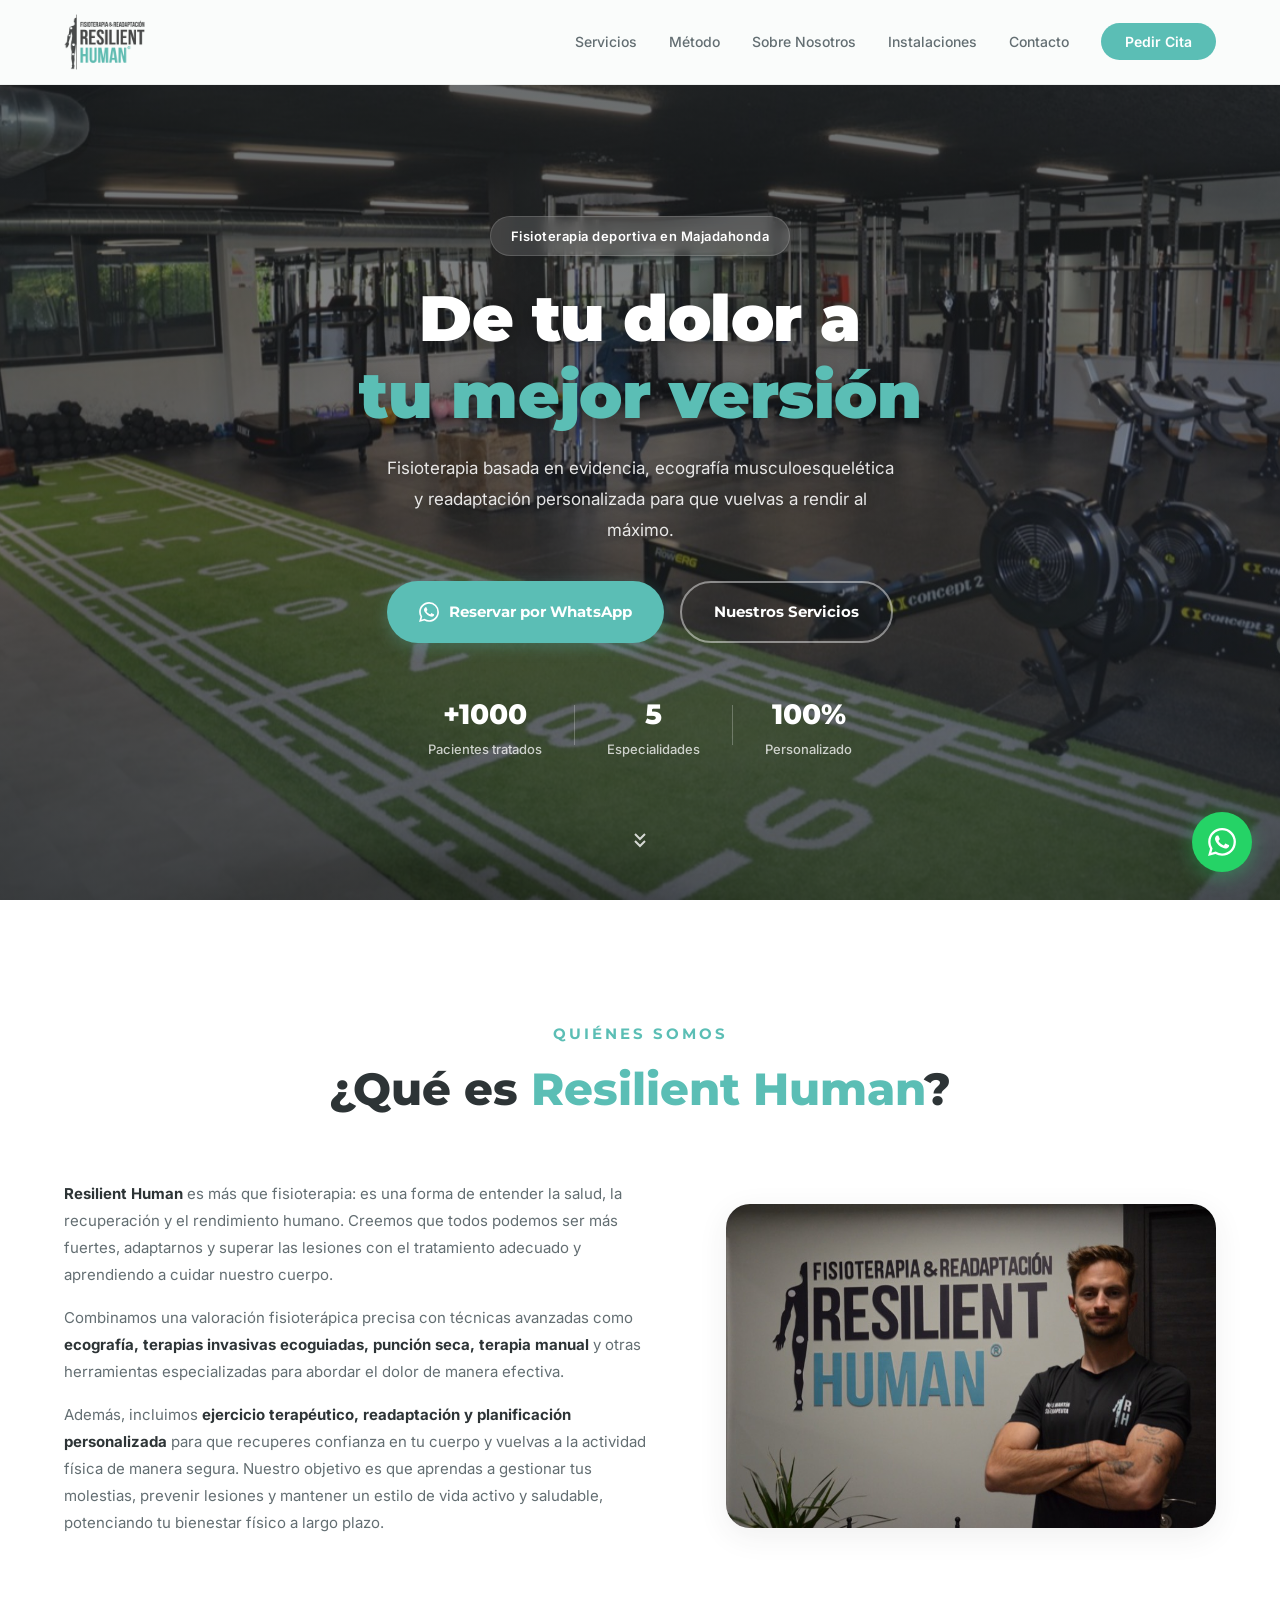
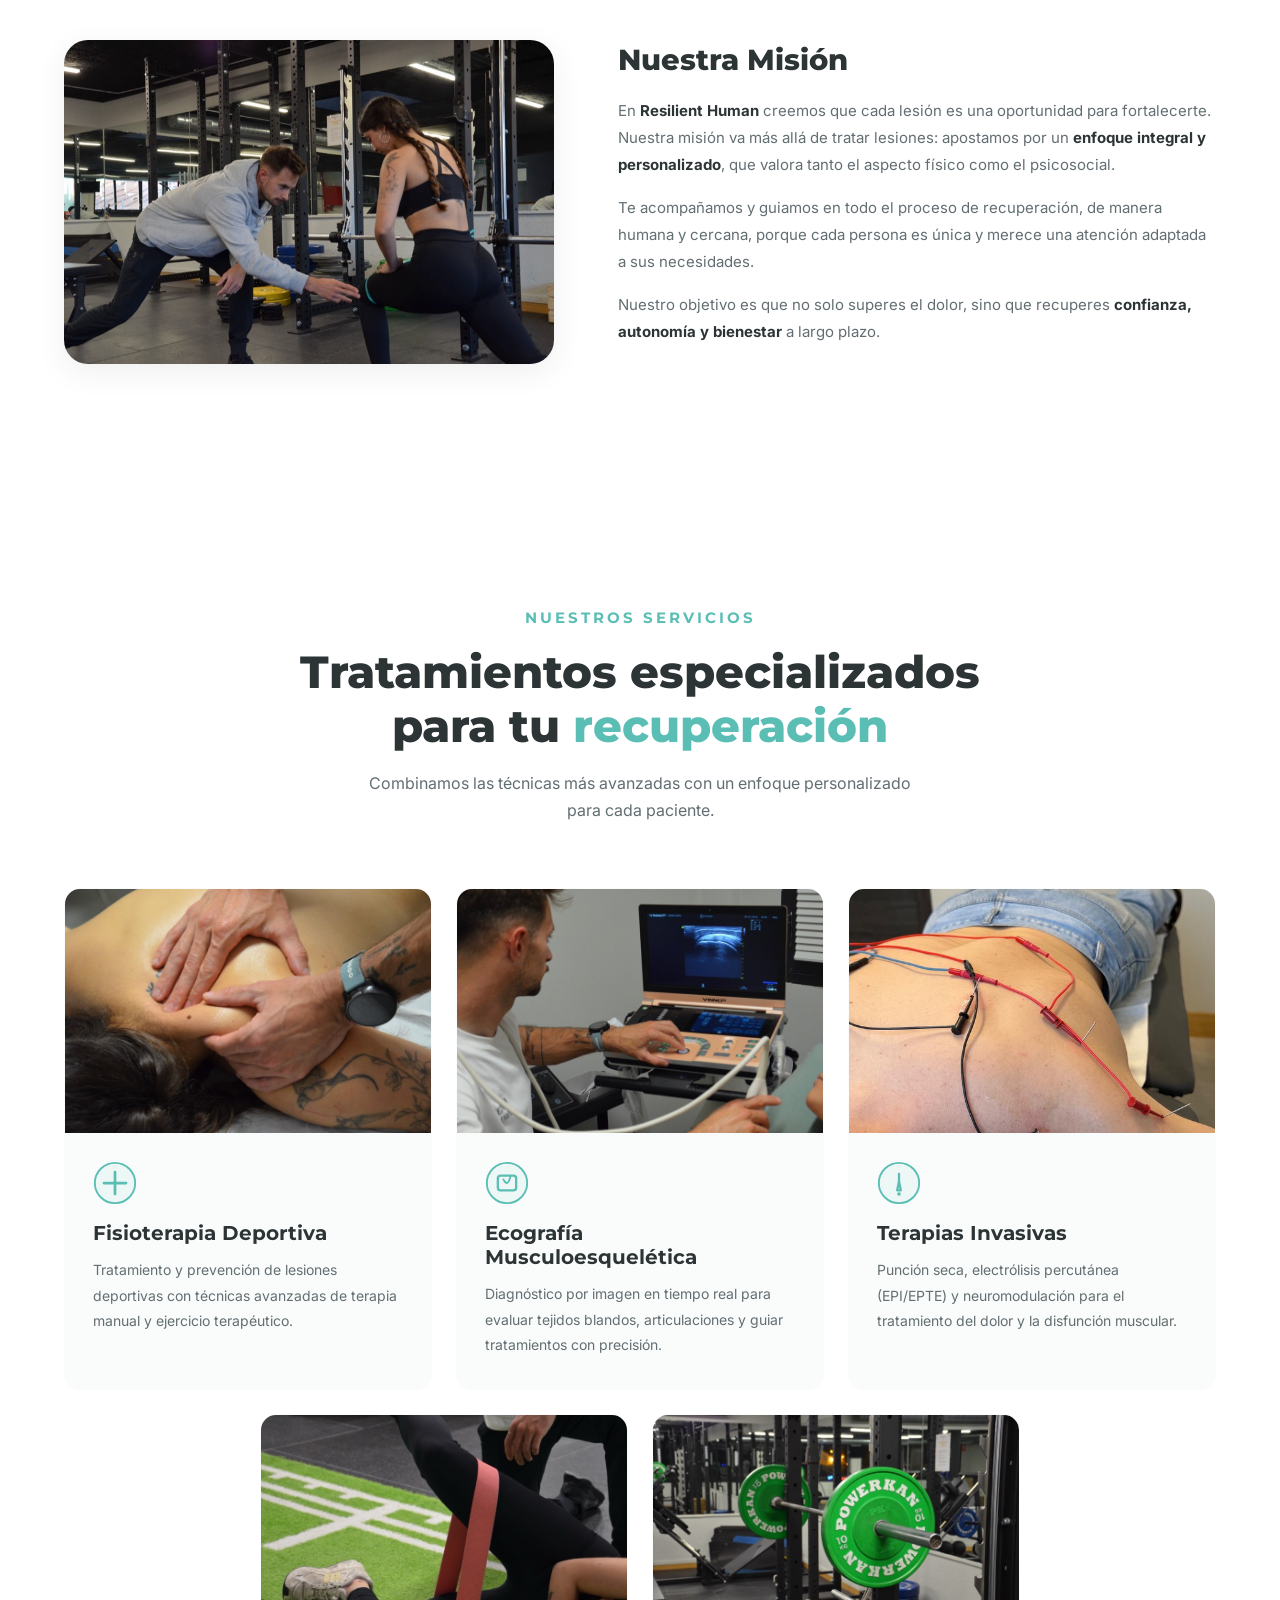
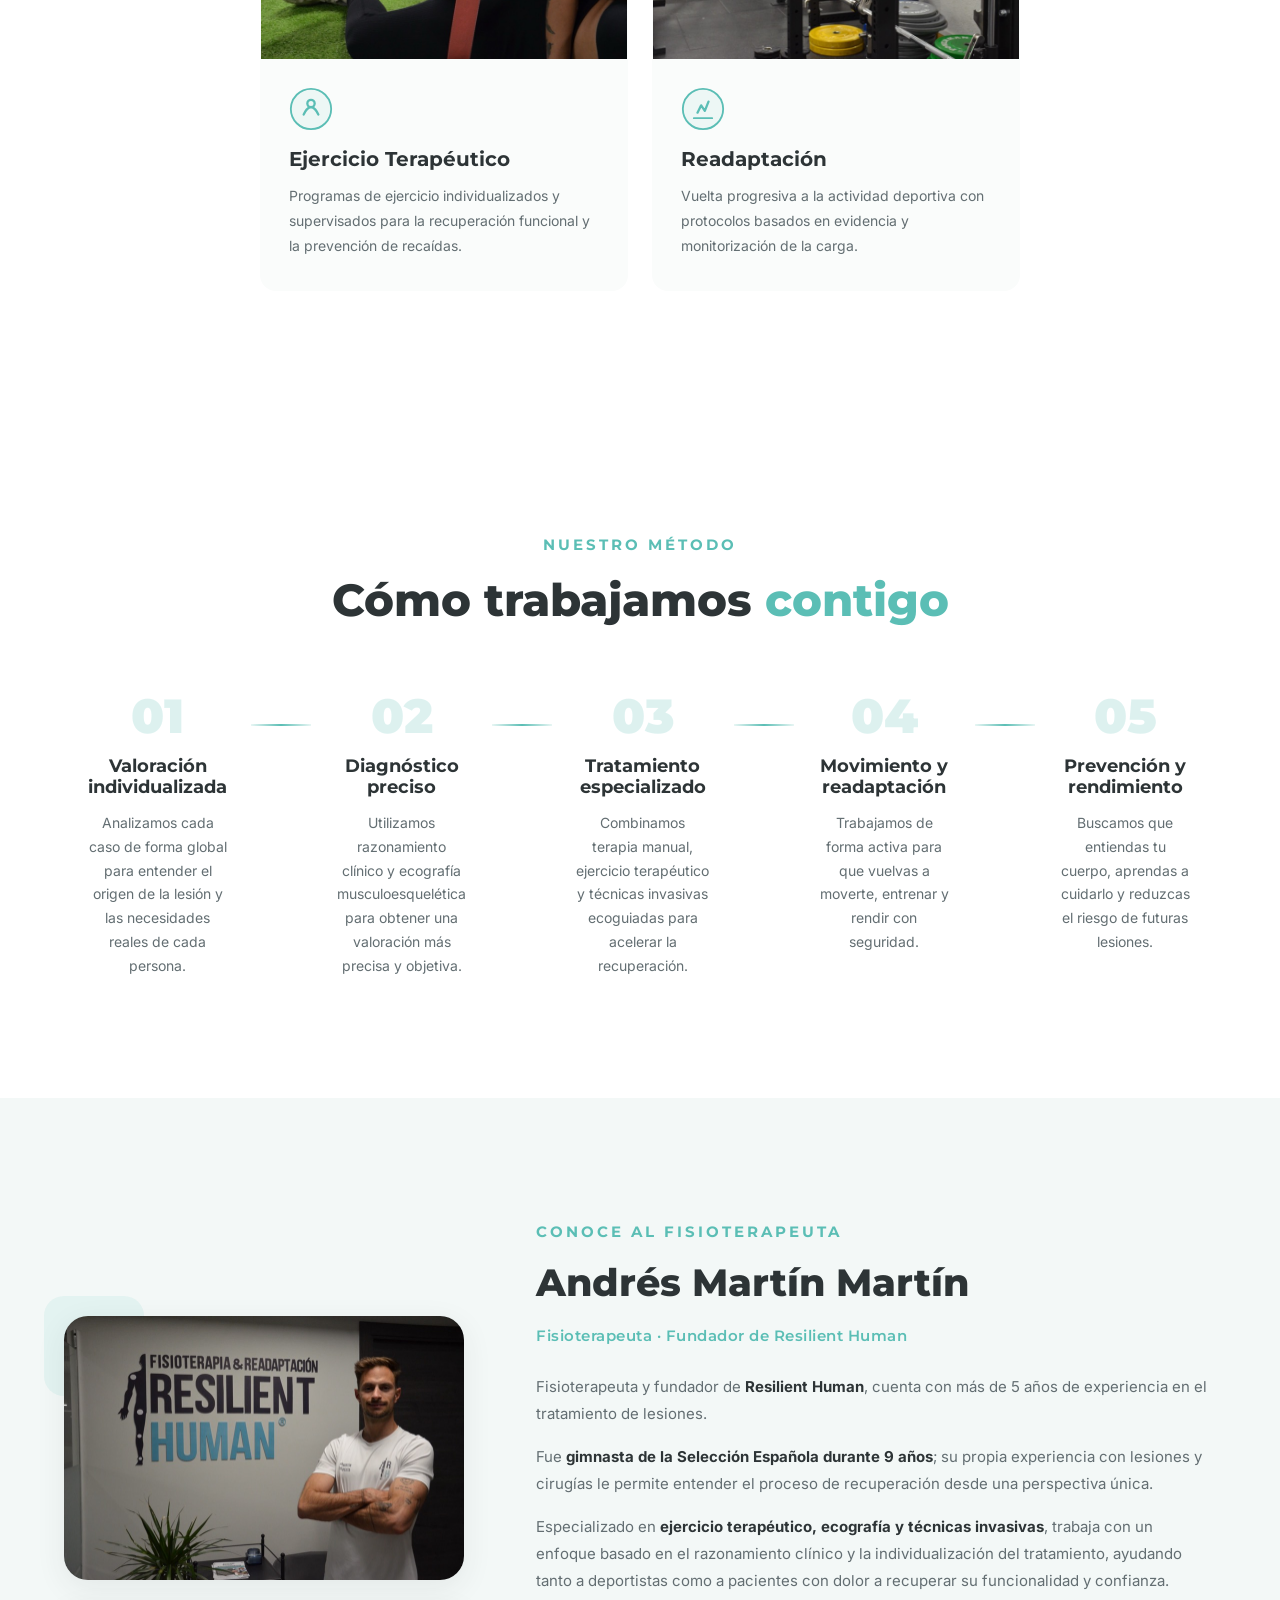
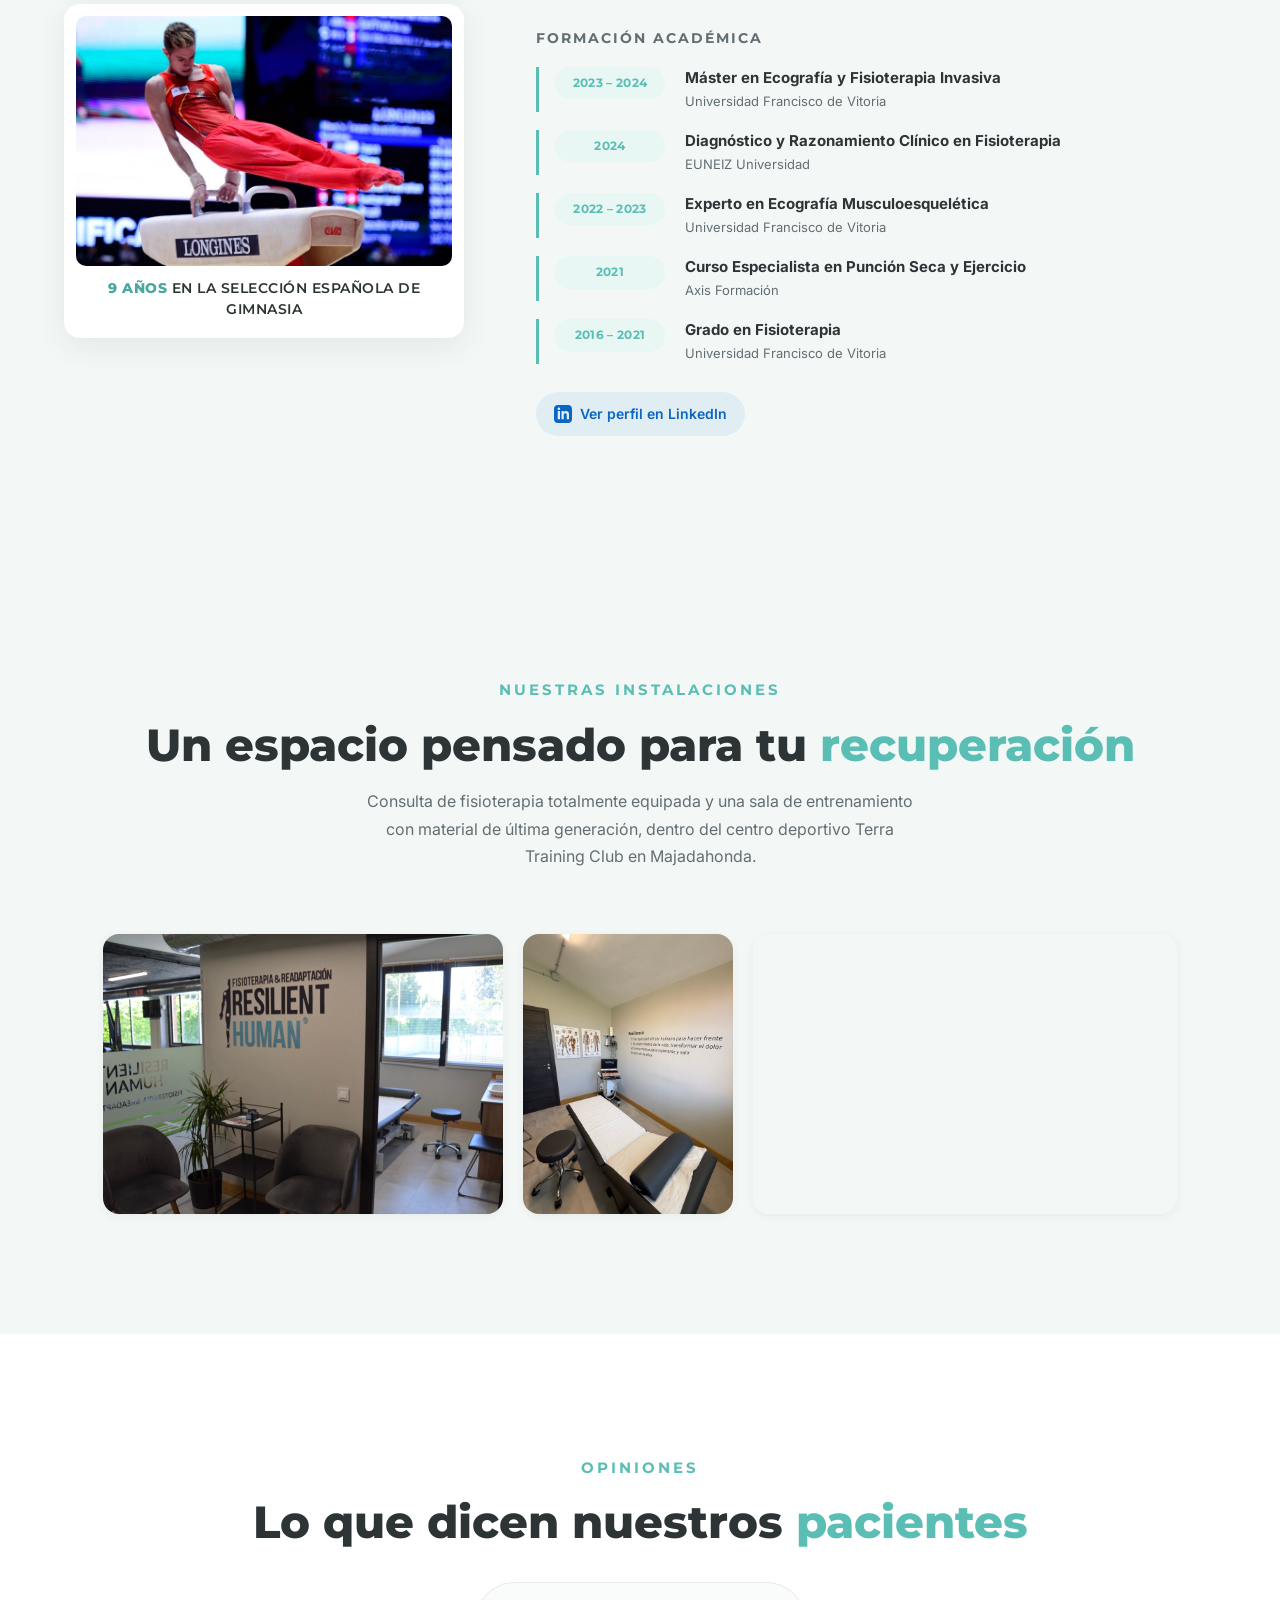
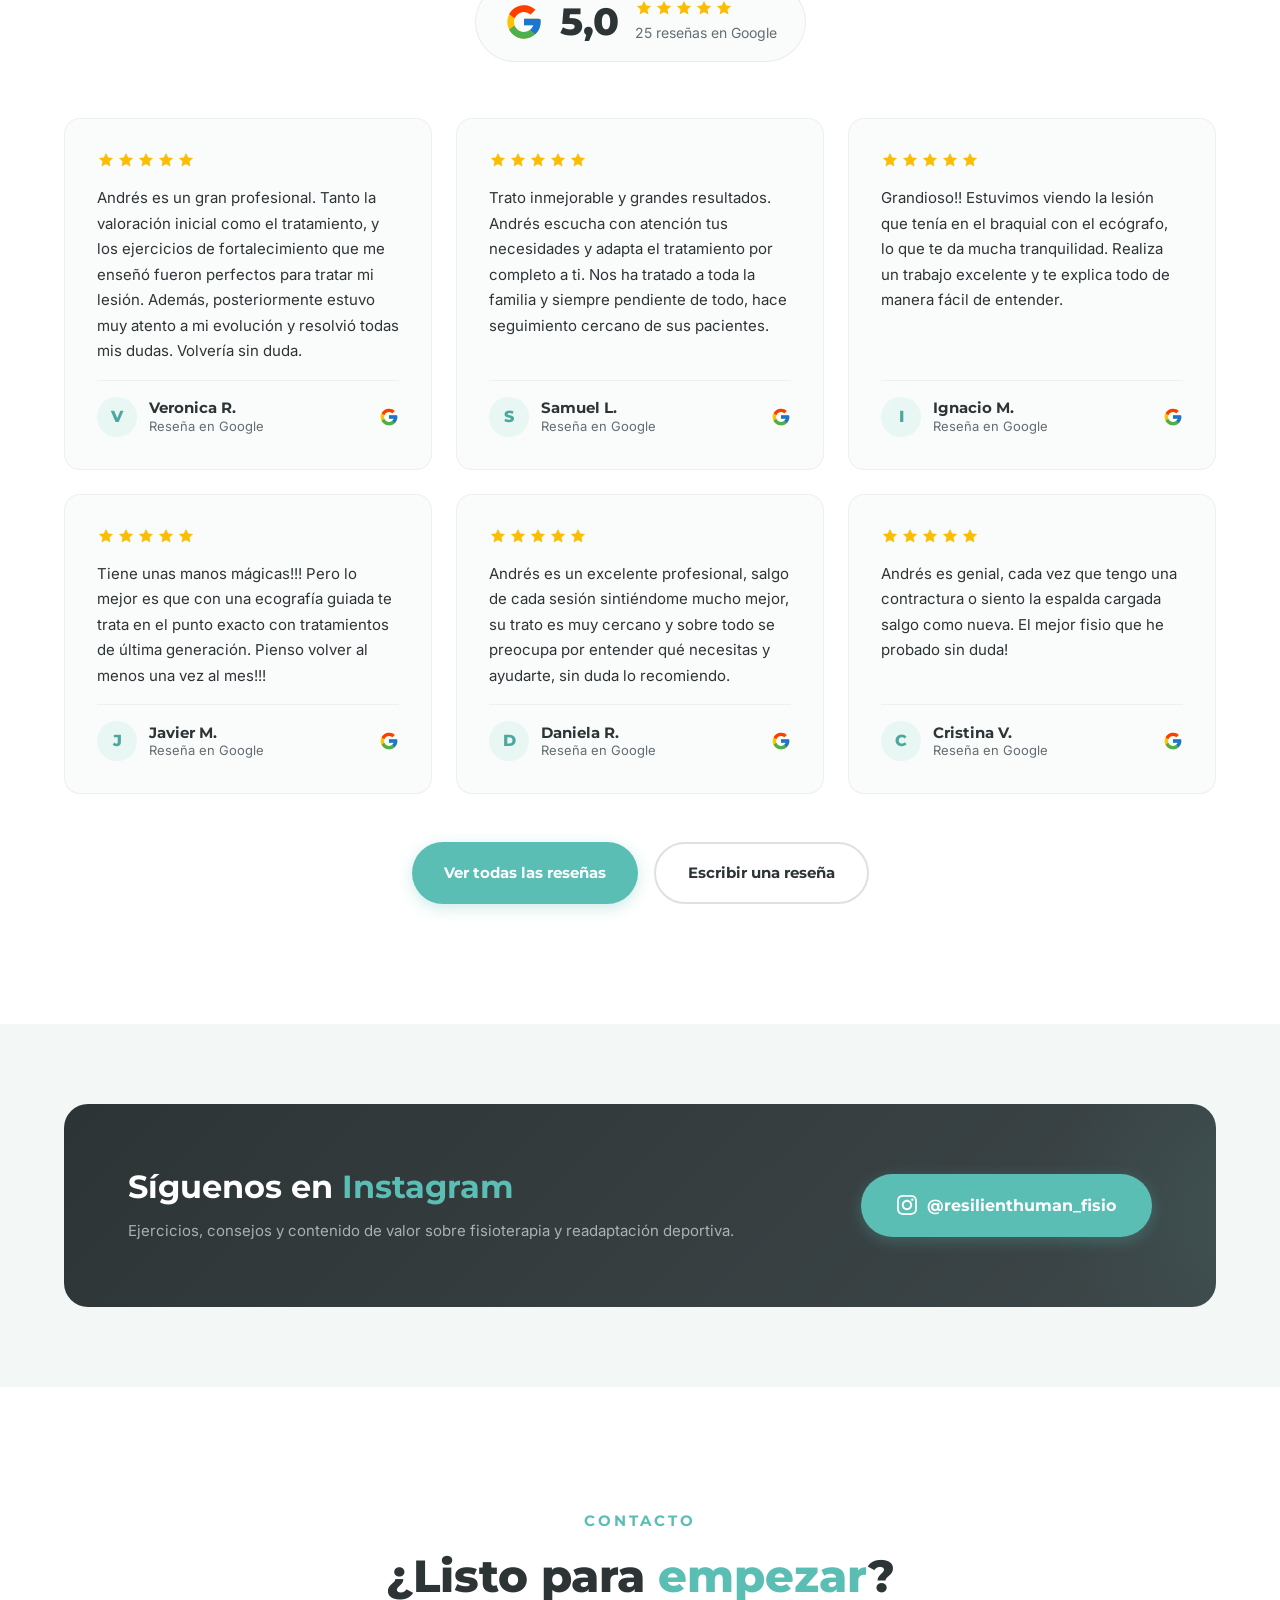
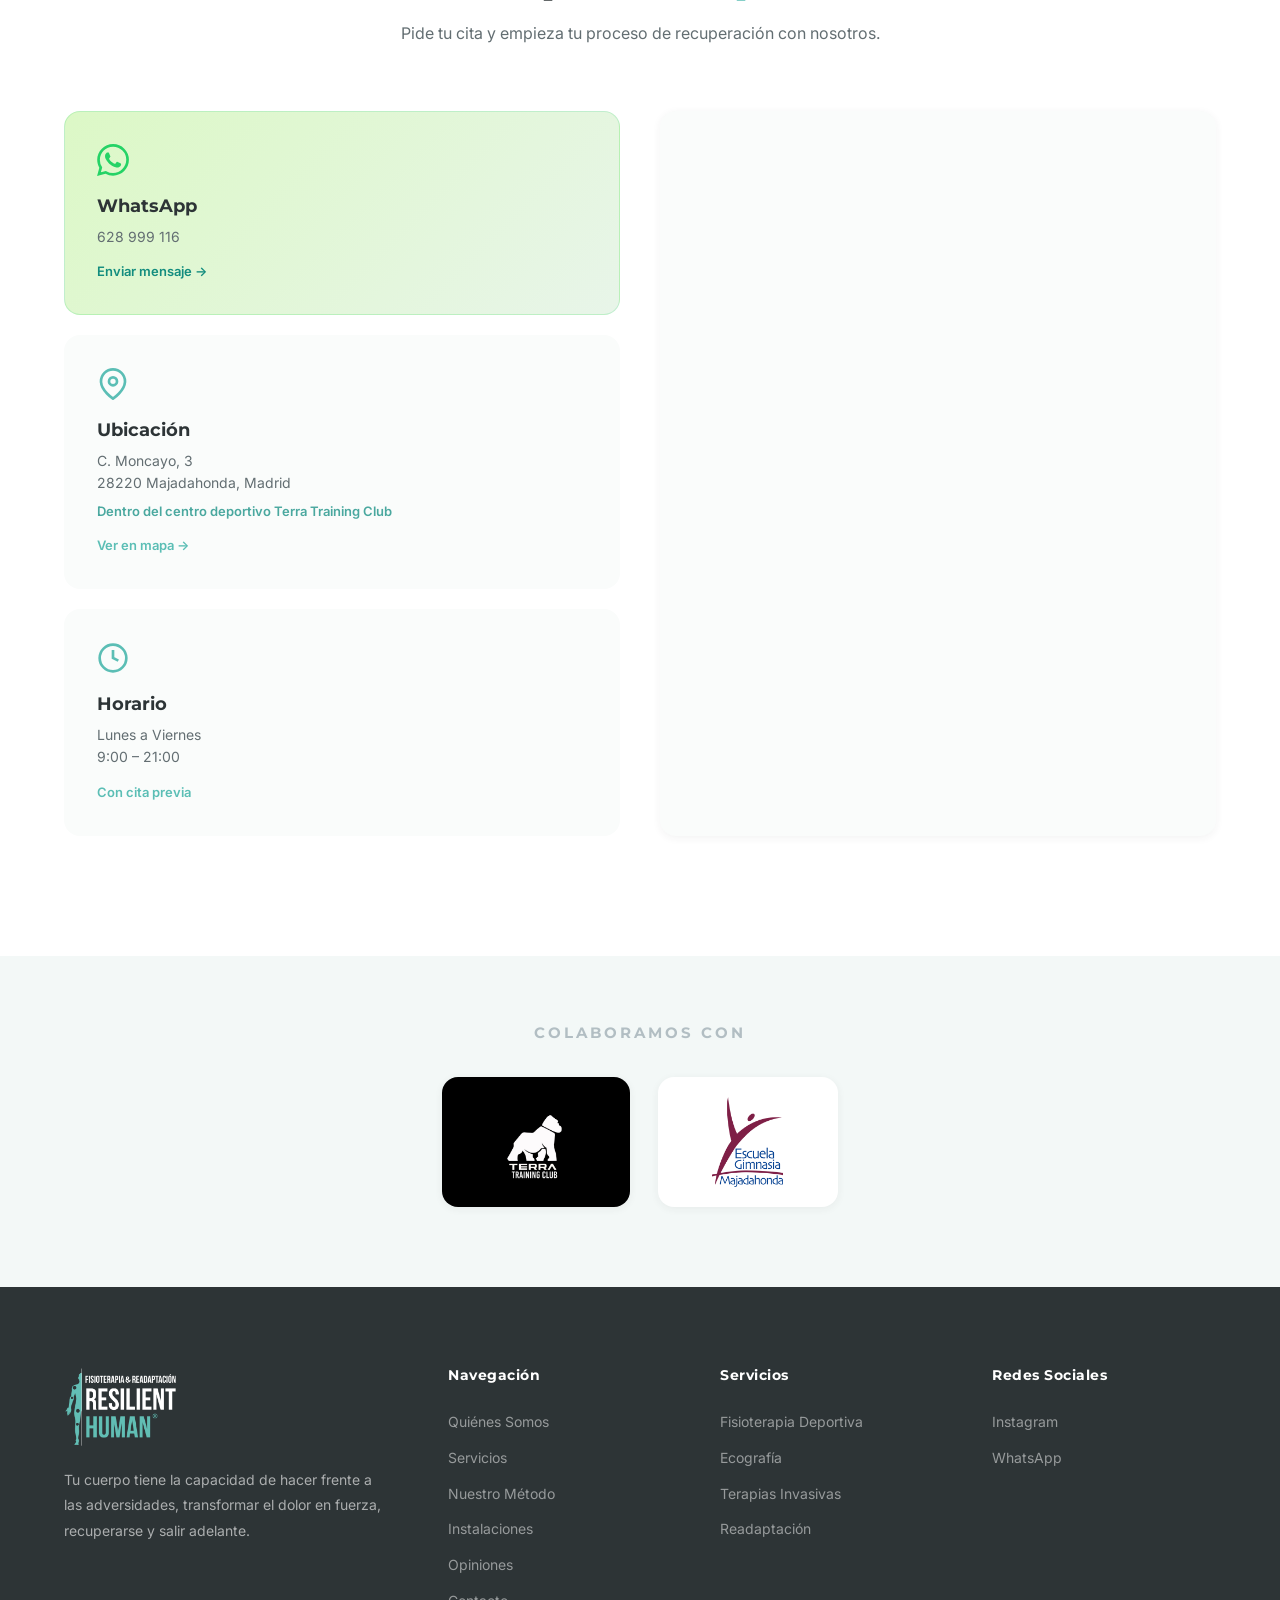
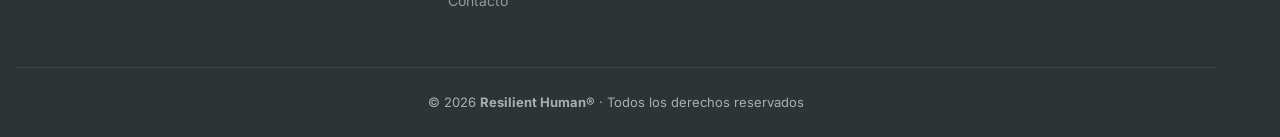
<file: index.html>
<!DOCTYPE html>
<html lang="es">
<head>
    <meta charset="UTF-8">
    <meta name="viewport" content="width=device-width, initial-scale=1.0">
    <title>Resilient Human | Fisioterapia & Readaptación</title>
    <meta name="description" content="Fisioterapia deportiva, ecografía, terapias invasivas, ejercicio terapéutico y readaptación en Majadahonda, Madrid.">
    <link rel="preconnect" href="https://fonts.googleapis.com">
    <link rel="preconnect" href="https://fonts.gstatic.com" crossorigin>
    <link href="https://fonts.googleapis.com/css2?family=Montserrat:wght@400;600;700;800;900&family=Inter:wght@300;400;500;600&display=swap" rel="stylesheet">
    <link rel="stylesheet" href="styles.css">
    <link rel="preload" as="image" href="img/foto-12-1200.jpg" fetchpriority="high" media="(max-width: 768px)">
</head>
<body>

    <!-- Navigation -->
    <nav class="navbar" id="navbar">
        <div class="container nav-content">
            <a href="tel:+34628999116" class="nav-call" aria-label="Llamar al 628 999 116">
                <svg width="20" height="20" viewBox="0 0 24 24" fill="none" stroke="currentColor" stroke-width="2" stroke-linecap="round" stroke-linejoin="round"><path d="M22 16.92v3a2 2 0 0 1-2.18 2 19.79 19.79 0 0 1-8.63-3.07 19.5 19.5 0 0 1-6-6 19.79 19.79 0 0 1-3.07-8.67A2 2 0 0 1 4.11 2h3a2 2 0 0 1 2 1.72 12.84 12.84 0 0 0 .7 2.81 2 2 0 0 1-.45 2.11L8.09 9.91a16 16 0 0 0 6 6l1.27-1.27a2 2 0 0 1 2.11-.45 12.84 12.84 0 0 0 2.81.7A2 2 0 0 1 22 16.92z"/></svg>
            </a>
            <a href="#hero" class="nav-logo">
                <picture>
                    <source media="(max-width: 768px)" srcset="img/logo-nav-mobile.png">
                    <img src="img/logo-full.png" width="1400" height="973" alt="Resilient Human · Fisioterapia & Readaptación" class="nav-logo-img">
                </picture>
            </a>
            <button class="nav-toggle" id="navToggle" aria-label="Menú">
                <span></span><span></span><span></span>
            </button>
            <ul class="nav-links" id="navLinks">
                <li><a href="#servicios">Servicios</a></li>
                <li><a href="#metodo">Método</a></li>
                <li><a href="#sobre">Sobre Nosotros</a></li>
                <li><a href="#instalaciones">Instalaciones</a></li>
                <li><a href="#contacto">Contacto</a></li>
                <li><a href="#contacto" class="nav-cta">Pedir Cita</a></li>
            </ul>
        </div>
    </nav>

    <!-- Hero -->
    <section class="hero hero-video" id="hero">
        <video class="hero-bg-video" autoplay muted loop playsinline poster="img/foto-12-1200.jpg">
            <source src="img/hero-video.mp4" type="video/mp4" media="(min-aspect-ratio: 4/5)">
            <source src="img/hero-video-mobile.mp4" type="video/mp4">
        </video>
        <div class="hero-overlay"></div>
        <button class="video-toggle" id="videoToggle" aria-label="Pausar vídeo de fondo">
            <svg class="icon-pause" width="18" height="18" viewBox="0 0 24 24" fill="currentColor" aria-hidden="true"><path d="M8 5h3v14H8zM13 5h3v14h-3z"/></svg>
            <svg class="icon-play" width="18" height="18" viewBox="0 0 24 24" fill="currentColor" aria-hidden="true" style="display:none"><path d="M8 5v14l11-7z"/></svg>
        </button>
        <div class="container hero-content">
            <div class="hero-text">
                <span class="hero-badge">Fisioterapia deportiva en Majadahonda</span>
                <h1>De tu dolor a<br><span class="highlight">tu mejor versión</span></h1>
                <p class="hero-sub">Fisioterapia basada en evidencia, ecografía musculoesquelética y readaptación personalizada para que vuelvas a rendir al máximo.</p>
                <div class="hero-actions">
                    <a href="https://wa.me/34628999116" target="_blank" class="btn btn-primary">
                        <svg width="20" height="20" viewBox="0 0 24 24" fill="currentColor"><path d="M17.472 14.382c-.297-.149-1.758-.867-2.03-.967-.273-.099-.471-.148-.67.15-.197.297-.767.966-.94 1.164-.173.199-.347.223-.644.075-.297-.15-1.255-.463-2.39-1.475-.883-.788-1.48-1.761-1.653-2.059-.173-.297-.018-.458.13-.606.134-.133.298-.347.446-.52.149-.174.198-.298.298-.497.099-.198.05-.371-.025-.52-.075-.149-.669-1.612-.916-2.207-.242-.579-.487-.5-.669-.51-.173-.008-.371-.01-.57-.01-.198 0-.52.074-.792.372-.272.297-1.04 1.016-1.04 2.479 0 1.462 1.065 2.875 1.213 3.074.149.198 2.096 3.2 5.077 4.487.709.306 1.262.489 1.694.625.712.227 1.36.195 1.871.118.571-.085 1.758-.719 2.006-1.413.248-.694.248-1.289.173-1.413-.074-.124-.272-.198-.57-.347m-5.421 7.403h-.004a9.87 9.87 0 01-5.031-1.378l-.361-.214-3.741.982.998-3.648-.235-.374a9.86 9.86 0 01-1.51-5.26c.001-5.45 4.436-9.884 9.888-9.884 2.64 0 5.122 1.03 6.988 2.898a9.825 9.825 0 012.893 6.994c-.003 5.45-4.437 9.884-9.885 9.884m8.413-18.297A11.815 11.815 0 0012.05 0C5.495 0 .16 5.335.157 11.892c0 2.096.547 4.142 1.588 5.945L.057 24l6.305-1.654a11.882 11.882 0 005.683 1.448h.005c6.554 0 11.89-5.335 11.893-11.893a11.821 11.821 0 00-3.48-8.413z"/></svg>
                        Reservar por WhatsApp
                    </a>
                    <a href="#servicios" class="btn btn-outline">Nuestros Servicios</a>
                </div>
                <div class="hero-stats">
                    <div class="stat">
                        <span class="stat-number">+1000</span>
                        <span class="stat-label">Pacientes tratados</span>
                    </div>
                    <div class="stat-divider"></div>
                    <div class="stat">
                        <span class="stat-number">5</span>
                        <span class="stat-label">Especialidades</span>
                    </div>
                    <div class="stat-divider"></div>
                    <div class="stat">
                        <span class="stat-number">100%</span>
                        <span class="stat-label">Personalizado</span>
                    </div>
                </div>
            </div>
        </div>
        <div class="hero-scroll">
            <a href="#que-es">
                <svg width="24" height="24" viewBox="0 0 24 24" fill="none" stroke="currentColor" stroke-width="2"><path d="M7 13l5 5 5-5M7 6l5 5 5-5"/></svg>
            </a>
        </div>
    </section>

    <!-- ¿Qué es Resilient Human? -->
    <section class="quees" id="que-es">
        <div class="container">
            <div class="section-header">
                <span class="section-tag">Quiénes Somos</span>
                <h2>¿Qué es <span class="highlight">Resilient Human</span>?</h2>
            </div>
            <div class="quees-row">
                <div class="quees-text">
                    <p><strong>Resilient Human</strong> es más que fisioterapia: es una forma de entender la salud, la recuperación y el rendimiento humano. Creemos que todos podemos ser más fuertes, adaptarnos y superar las lesiones con el tratamiento adecuado y aprendiendo a cuidar nuestro cuerpo.</p>
                    <p>Combinamos una valoración fisioterápica precisa con técnicas avanzadas como <strong>ecografía, terapias invasivas ecoguiadas, punción seca, terapia manual</strong> y otras herramientas especializadas para abordar el dolor de manera efectiva.</p>
                    <p>Además, incluimos <strong>ejercicio terapéutico, readaptación y planificación personalizada</strong> para que recuperes confianza en tu cuerpo y vuelvas a la actividad física de manera segura. Nuestro objetivo es que aprendas a gestionar tus molestias, prevenir lesiones y mantener un estilo de vida activo y saludable, potenciando tu bienestar físico a largo plazo.</p>
                </div>
                <div class="quees-img">
                    <img src="img/foto-1.jpg" srcset="img/foto-1-800.jpg 800w, img/foto-1-1200.jpg 1200w, img/foto-1.jpg 1600w" sizes="(max-width: 768px) 100vw, (max-width: 1024px) 92vw, 520px" width="1600" height="1059" loading="lazy" decoding="async" alt="Andrés Martín, fisioterapeuta de Resilient Human">
                </div>
            </div>
            <div class="quees-row reverse">
                <div class="quees-img">
                    <img src="img/foto-2.jpg" srcset="img/foto-2-800.jpg 800w, img/foto-2-1200.jpg 1200w, img/foto-2.jpg 1600w" sizes="(max-width: 768px) 100vw, (max-width: 1024px) 92vw, 520px" width="1600" height="1059" loading="lazy" decoding="async" alt="Entrenamiento supervisado en Resilient Human">
                </div>
                <div class="quees-text">
                    <h3>Nuestra Misión</h3>
                    <p>En <strong>Resilient Human</strong> creemos que cada lesión es una oportunidad para fortalecerte. Nuestra misión va más allá de tratar lesiones: apostamos por un <strong>enfoque integral y personalizado</strong>, que valora tanto el aspecto físico como el psicosocial.</p>
                    <p>Te acompañamos y guiamos en todo el proceso de recuperación, de manera humana y cercana, porque cada persona es única y merece una atención adaptada a sus necesidades.</p>
                    <p>Nuestro objetivo es que no solo superes el dolor, sino que recuperes <strong>confianza, autonomía y bienestar</strong> a largo plazo.</p>
                </div>
            </div>
        </div>
    </section>

    <!-- Servicios -->
    <section class="servicios" id="servicios">
        <div class="container">
            <div class="section-header">
                <span class="section-tag">Nuestros Servicios</span>
                <h2>Tratamientos especializados<br>para tu <span class="highlight">recuperación</span></h2>
                <p class="section-desc">Combinamos las técnicas más avanzadas con un enfoque personalizado para cada paciente.</p>
            </div>
            <div class="servicios-grid">
                <div class="servicio-card has-photo">
                    <div class="servicio-head">
                        <div class="servicio-icon">
                            <svg viewBox="0 0 48 48" fill="none" xmlns="http://www.w3.org/2000/svg">
                                <circle cx="24" cy="24" r="22" stroke="#5BBEB5" stroke-width="2" fill="#5BBEB5" fill-opacity="0.08"/>
                                <path d="M24 12v24M12 24h24" stroke="#5BBEB5" stroke-width="3" stroke-linecap="round"/>
                            </svg>
                        </div>
                        <h3>Fisioterapia Deportiva</h3>
                    </div>
                    <div class="servicio-photo">
                        <img src="img/foto-3.jpg" srcset="img/foto-3-800.jpg 800w, img/foto-3-1200.jpg 1200w, img/foto-3.jpg 1600w" sizes="(max-width: 768px) 100vw, (max-width: 1024px) 46vw, 380px" width="1600" height="1059" loading="lazy" decoding="async" alt="Fisioterapia deportiva - terapia manual">
                    </div>
                    <div class="servicio-body">
                        <p>Tratamiento y prevención de lesiones deportivas con técnicas avanzadas de terapia manual y ejercicio terapéutico.</p>
                    </div>
                </div>
                <div class="servicio-card has-photo">
                    <div class="servicio-head">
                        <div class="servicio-icon">
                            <svg viewBox="0 0 48 48" fill="none" xmlns="http://www.w3.org/2000/svg">
                                <circle cx="24" cy="24" r="22" stroke="#5BBEB5" stroke-width="2" fill="#5BBEB5" fill-opacity="0.08"/>
                                <rect x="14" y="16" width="20" height="16" rx="3" stroke="#5BBEB5" stroke-width="2.5"/>
                                <path d="M20 20c0 0 2 4 4 4s4-8 4-8" stroke="#5BBEB5" stroke-width="2" stroke-linecap="round"/>
                            </svg>
                        </div>
                        <h3>Ecografía Musculoesquelética</h3>
                    </div>
                    <div class="servicio-photo">
                        <img src="img/foto-4.jpg" srcset="img/foto-4-800.jpg 800w, img/foto-4-1200.jpg 1200w, img/foto-4.jpg 1600w" sizes="(max-width: 768px) 100vw, (max-width: 1024px) 46vw, 380px" width="1600" height="1399" loading="lazy" decoding="async" alt="Ecografía musculoesquelética">
                    </div>
                    <div class="servicio-body">
                        <p>Diagnóstico por imagen en tiempo real para evaluar tejidos blandos, articulaciones y guiar tratamientos con precisión.</p>
                    </div>
                </div>
                <div class="servicio-card has-photo">
                    <div class="servicio-head">
                        <div class="servicio-icon">
                            <svg viewBox="0 0 48 48" fill="none" xmlns="http://www.w3.org/2000/svg">
                                <circle cx="24" cy="24" r="22" stroke="#5BBEB5" stroke-width="2" fill="#5BBEB5" fill-opacity="0.08"/>
                                <path d="M24 14v8l-2 10h4l-2-10z" stroke="#5BBEB5" stroke-width="2.5" stroke-linecap="round" stroke-linejoin="round"/>
                                <circle cx="24" cy="36" r="2" fill="#5BBEB5"/>
                            </svg>
                        </div>
                        <h3>Terapias Invasivas</h3>
                    </div>
                    <div class="servicio-photo">
                        <img src="img/foto-13.jpg" srcset="img/foto-13-800.jpg 589w, img/foto-13-1200.jpg 883w, img/foto-13.jpg 1178w" sizes="(max-width: 768px) 100vw, (max-width: 1024px) 46vw, 380px" width="1178" height="1600" loading="lazy" decoding="async" alt="Electrólisis percutánea y punción seca en Resilient Human">
                    </div>
                    <div class="servicio-body">
                        <p>Punción seca, electrólisis percutánea (EPI/EPTE) y neuromodulación para el tratamiento del dolor y la disfunción muscular.</p>
                    </div>
                </div>
                <div class="servicio-card has-photo">
                    <div class="servicio-head">
                        <div class="servicio-icon">
                            <svg viewBox="0 0 48 48" fill="none" xmlns="http://www.w3.org/2000/svg">
                                <circle cx="24" cy="24" r="22" stroke="#5BBEB5" stroke-width="2" fill="#5BBEB5" fill-opacity="0.08"/>
                                <path d="M16 30c2-4 4-8 8-8s6 4 8 8" stroke="#5BBEB5" stroke-width="2.5" stroke-linecap="round"/>
                                <circle cx="24" cy="18" r="4" stroke="#5BBEB5" stroke-width="2.5"/>
                            </svg>
                        </div>
                        <h3>Ejercicio Terapéutico</h3>
                    </div>
                    <div class="servicio-photo">
                        <img src="img/foto-6.jpg" srcset="img/foto-6-800.jpg 800w, img/foto-6-1200.jpg 1200w, img/foto-6.jpg 1600w" sizes="(max-width: 768px) 100vw, (max-width: 1024px) 46vw, 380px" width="1600" height="1300" loading="lazy" decoding="async" alt="Ejercicio terapéutico supervisado">
                    </div>
                    <div class="servicio-body">
                        <p>Programas de ejercicio individualizados y supervisados para la recuperación funcional y la prevención de recaídas.</p>
                    </div>
                </div>
                <div class="servicio-card has-photo">
                    <div class="servicio-head">
                        <div class="servicio-icon">
                            <svg viewBox="0 0 48 48" fill="none" xmlns="http://www.w3.org/2000/svg">
                                <circle cx="24" cy="24" r="22" stroke="#5BBEB5" stroke-width="2" fill="#5BBEB5" fill-opacity="0.08"/>
                                <path d="M18 28l4-8 4 6 4-10" stroke="#5BBEB5" stroke-width="2.5" stroke-linecap="round" stroke-linejoin="round"/>
                                <path d="M14 34h20" stroke="#5BBEB5" stroke-width="2" stroke-linecap="round"/>
                            </svg>
                        </div>
                        <h3>Readaptación</h3>
                    </div>
                    <div class="servicio-photo">
                        <img src="img/foto-7.jpg" srcset="img/foto-7-800.jpg 800w, img/foto-7-1200.jpg 1200w, img/foto-7.jpg 1600w" sizes="(max-width: 768px) 100vw, (max-width: 1024px) 46vw, 380px" width="1600" height="1059" loading="lazy" decoding="async" alt="Readaptación deportiva">
                    </div>
                    <div class="servicio-body">
                        <p>Vuelta progresiva a la actividad deportiva con protocolos basados en evidencia y monitorización de la carga.</p>
                    </div>
                </div>
            </div>
        </div>
    </section>

    <!-- Método -->
    <section class="metodo" id="metodo">
        <div class="container">
            <div class="section-header">
                <span class="section-tag">Nuestro Método</span>
                <h2>Cómo trabajamos <span class="highlight">contigo</span></h2>
            </div>
            <div class="metodo-steps">
                <div class="step">
                    <div class="step-number">01</div>
                    <div class="step-content">
                        <h3>Valoración individualizada</h3>
                        <p>Analizamos cada caso de forma global para entender el origen de la lesión y las necesidades reales de cada persona.</p>
                    </div>
                </div>
                <div class="step-connector"></div>
                <div class="step">
                    <div class="step-number">02</div>
                    <div class="step-content">
                        <h3>Diagnóstico preciso</h3>
                        <p>Utilizamos razonamiento clínico y ecografía musculoesquelética para obtener una valoración más precisa y objetiva.</p>
                    </div>
                </div>
                <div class="step-connector"></div>
                <div class="step">
                    <div class="step-number">03</div>
                    <div class="step-content">
                        <h3>Tratamiento especializado</h3>
                        <p>Combinamos terapia manual, ejercicio terapéutico y técnicas invasivas ecoguiadas para acelerar la recuperación.</p>
                    </div>
                </div>
                <div class="step-connector"></div>
                <div class="step">
                    <div class="step-number">04</div>
                    <div class="step-content">
                        <h3>Movimiento y readaptación</h3>
                        <p>Trabajamos de forma activa para que vuelvas a moverte, entrenar y rendir con seguridad.</p>
                    </div>
                </div>
                <div class="step-connector"></div>
                <div class="step">
                    <div class="step-number">05</div>
                    <div class="step-content">
                        <h3>Prevención y rendimiento</h3>
                        <p>Buscamos que entiendas tu cuerpo, aprendas a cuidarlo y reduzcas el riesgo de futuras lesiones.</p>
                    </div>
                </div>
            </div>
        </div>
    </section>

    <!-- Sobre Nosotros -->
    <section class="sobre" id="sobre">
        <div class="container sobre-content">
            <div class="sobre-visual">
                <div class="sobre-img-container">
                    <img src="img/foto-8.jpg" srcset="img/foto-8-800.jpg 800w, img/foto-8-1200.jpg 1200w, img/foto-8.jpg 1600w" sizes="(max-width: 768px) 100vw, (max-width: 1024px) 400px, 490px" width="1600" height="1059" loading="lazy" decoding="async" alt="Andrés Martín Martín - Fisioterapeuta de Resilient Human" class="sobre-img">
                </div>
                <div class="sobre-gimnasta">
                    <img src="img/foto-9.jpg" srcset="img/foto-9-800.jpg 800w, img/foto-9-1200.jpg 1200w, img/foto-9.jpg 1600w" sizes="(max-width: 768px) 100vw, (max-width: 1024px) 400px, 490px" width="1600" height="1064" loading="lazy" decoding="async" alt="Andrés Martín compitiendo con la Selección Española de Gimnasia">
                    <div class="sobre-gimnasta-caption"><strong>9 años</strong> en la Selección Española de Gimnasia</div>
                </div>
                <div class="sobre-accent"></div>
            </div>
            <div class="sobre-text">
                <span class="section-tag">Conoce al fisioterapeuta</span>
                <h2>Andrés Martín Martín</h2>
                <p class="sobre-role">Fisioterapeuta · Fundador de Resilient Human</p>
                <p>Fisioterapeuta y fundador de <strong>Resilient Human</strong>, cuenta con más de 5 años de experiencia en el tratamiento de lesiones.</p>
                <p>Fue <strong class="txt-teal">gimnasta de la Selección Española durante 9 años</strong>; su propia experiencia con lesiones y cirugías le permite entender el proceso de recuperación desde una perspectiva única.</p>
                <p>Especializado en <strong>ejercicio terapéutico, ecografía y técnicas invasivas</strong>, trabaja con un enfoque basado en el razonamiento clínico y la individualización del tratamiento, ayudando tanto a deportistas como a pacientes con dolor a recuperar su funcionalidad y confianza.</p>

                <h3 class="sobre-edu-title">Formación académica</h3>
                <ul class="edu-list">
                    <li class="edu-item">
                        <div class="edu-year">2023 – 2024</div>
                        <div class="edu-info">
                            <strong>Máster en Ecografía y Fisioterapia Invasiva</strong>
                            <span>Universidad Francisco de Vitoria</span>
                        </div>
                    </li>
                    <li class="edu-item">
                        <div class="edu-year">2024</div>
                        <div class="edu-info">
                            <strong>Diagnóstico y Razonamiento Clínico en Fisioterapia</strong>
                            <span>EUNEIZ Universidad</span>
                        </div>
                    </li>
                    <li class="edu-item">
                        <div class="edu-year">2022 – 2023</div>
                        <div class="edu-info">
                            <strong>Experto en Ecografía Musculoesquelética</strong>
                            <span>Universidad Francisco de Vitoria</span>
                        </div>
                    </li>
                    <li class="edu-item">
                        <div class="edu-year">2021</div>
                        <div class="edu-info">
                            <strong>Curso Especialista en Punción Seca y Ejercicio</strong>
                            <span>Axis Formación</span>
                        </div>
                    </li>
                    <li class="edu-item">
                        <div class="edu-year">2016 – 2021</div>
                        <div class="edu-info">
                            <strong>Grado en Fisioterapia</strong>
                            <span>Universidad Francisco de Vitoria</span>
                        </div>
                    </li>
                </ul>

                <a href="https://www.linkedin.com/in/andr%C3%A9s-mart%C3%ADn-mart%C3%ADn-206a05211/" target="_blank" class="linkedin-link">
                    <svg width="18" height="18" viewBox="0 0 24 24" fill="currentColor"><path d="M19 0h-14c-2.761 0-5 2.239-5 5v14c0 2.761 2.239 5 5 5h14c2.762 0 5-2.239 5-5v-14c0-2.761-2.238-5-5-5zm-11 19h-3v-11h3v11zm-1.5-12.268c-.966 0-1.75-.79-1.75-1.764s.784-1.764 1.75-1.764 1.75.79 1.75 1.764-.783 1.764-1.75 1.764zm13.5 12.268h-3v-5.604c0-3.368-4-3.113-4 0v5.604h-3v-11h3v1.765c1.396-2.586 7-2.777 7 2.476v6.759z"/></svg>
                    Ver perfil en LinkedIn
                </a>
            </div>
        </div>
    </section>

    <!-- Instalaciones -->
    <section class="instalaciones" id="instalaciones">
        <div class="container">
            <div class="section-header">
                <span class="section-tag">Nuestras Instalaciones</span>
                <h2>Un espacio pensado para tu <span class="highlight">recuperación</span></h2>
                <p class="section-desc">Consulta de fisioterapia totalmente equipada y una sala de entrenamiento con material de última generación, dentro del centro deportivo Terra Training Club en Majadahonda.</p>
            </div>
            <div class="instalaciones-grid">
                <div class="instal-photo">
                    <img src="img/foto-10.jpg" srcset="img/foto-10-800.jpg 800w, img/foto-10-1200.jpg 1200w, img/foto-10.jpg 1600w" sizes="(max-width: 768px) 100vw, 480px" width="1600" height="1121" loading="lazy" decoding="async" alt="Recepción y consulta de Resilient Human">
                </div>
                <div class="instal-photo">
                    <img src="img/foto-11.jpg" srcset="img/foto-11-800.jpg 600w, img/foto-11-1200.jpg 900w, img/foto-11.jpg 1200w" sizes="(max-width: 768px) 100vw, 480px" width="1200" height="1600" loading="lazy" decoding="async" alt="Sala de tratamiento de fisioterapia">
                </div>
                <div class="instal-photo">
                    <img src="img/foto-12.jpg" srcset="img/foto-12-800.jpg 800w, img/foto-12-1200.jpg 1200w, img/foto-12.jpg 1600w" sizes="(max-width: 768px) 100vw, 480px" width="1600" height="1059" loading="lazy" decoding="async" alt="Sala de entrenamiento y readaptación">
                </div>
            </div>
        </div>
    </section>

    <!-- Reseñas Google -->
    <section class="resenas" id="resenas">
        <div class="container">
            <div class="section-header">
                <span class="section-tag">Opiniones</span>
                <h2>Lo que dicen nuestros <span class="highlight">pacientes</span></h2>
            </div>
            <a href="https://www.google.com/maps/place/Resilient+Human+%2F%2F+Fisioterapia+%26+Readaptaci%C3%B3n/@40.4793137,-3.8685603,17z/data=!4m8!3m7!1s0xd4185d9b9585637:0x9713ecba6ebb00ee!8m2!3d40.4793137!4d-3.8685603!9m1!1b1!16s%2Fg%2F11nvdf495q" target="_blank" rel="noopener" class="resenas-summary" aria-label="Valoración 5,0 sobre 5 con 25 reseñas en Google">
                <svg class="g-logo" width="40" height="40" viewBox="0 0 48 48" aria-hidden="true"><path fill="#FFC107" d="M43.6 20.5H42V20H24v8h11.3C33.7 32.7 29.2 36 24 36c-6.6 0-12-5.4-12-12s5.4-12 12-12c3.1 0 5.8 1.2 7.9 3.1l5.7-5.7C34 6.1 29.3 4 24 4 12.9 4 4 12.9 4 24s8.9 20 20 20 20-8.9 20-20c0-1.3-.1-2.4-.4-3.5z"/><path fill="#FF3D00" d="M6.3 14.7l6.6 4.8C14.7 15.1 19 12 24 12c3.1 0 5.8 1.2 7.9 3.1l5.7-5.7C34 6.1 29.3 4 24 4 16.3 4 9.7 8.3 6.3 14.7z"/><path fill="#4CAF50" d="M24 44c5.2 0 9.9-2 13.4-5.2l-6.2-5.2C29.2 35.1 26.7 36 24 36c-5.2 0-9.6-3.3-11.3-7.9l-6.5 5C9.5 39.6 16.2 44 24 44z"/><path fill="#1976D2" d="M43.6 20.5H42V20H24v8h11.3c-.8 2.2-2.2 4.2-4.1 5.6l6.2 5.2C37 39.2 44 34 44 24c0-1.3-.1-2.4-.4-3.5z"/></svg>
                <span class="resenas-score">5,0</span>
                <span class="resenas-meta">
                    <span class="review-stars"><svg viewBox="0 0 24 24" aria-hidden="true"><path d="M12 2.5l2.9 6.1 6.6.8-4.9 4.6 1.3 6.6L12 17.3l-5.9 3.3 1.3-6.6-4.9-4.6 6.6-.8z"/></svg><svg viewBox="0 0 24 24" aria-hidden="true"><path d="M12 2.5l2.9 6.1 6.6.8-4.9 4.6 1.3 6.6L12 17.3l-5.9 3.3 1.3-6.6-4.9-4.6 6.6-.8z"/></svg><svg viewBox="0 0 24 24" aria-hidden="true"><path d="M12 2.5l2.9 6.1 6.6.8-4.9 4.6 1.3 6.6L12 17.3l-5.9 3.3 1.3-6.6-4.9-4.6 6.6-.8z"/></svg><svg viewBox="0 0 24 24" aria-hidden="true"><path d="M12 2.5l2.9 6.1 6.6.8-4.9 4.6 1.3 6.6L12 17.3l-5.9 3.3 1.3-6.6-4.9-4.6 6.6-.8z"/></svg><svg viewBox="0 0 24 24" aria-hidden="true"><path d="M12 2.5l2.9 6.1 6.6.8-4.9 4.6 1.3 6.6L12 17.3l-5.9 3.3 1.3-6.6-4.9-4.6 6.6-.8z"/></svg></span>
                    <span class="resenas-count">25 reseñas en Google</span>
                </span>
            </a>
            <div class="resenas-grid">
                <article class="review-card">
                    <div class="review-stars" role="img" aria-label="5 de 5 estrellas"><svg viewBox="0 0 24 24" aria-hidden="true"><path d="M12 2.5l2.9 6.1 6.6.8-4.9 4.6 1.3 6.6L12 17.3l-5.9 3.3 1.3-6.6-4.9-4.6 6.6-.8z"/></svg><svg viewBox="0 0 24 24" aria-hidden="true"><path d="M12 2.5l2.9 6.1 6.6.8-4.9 4.6 1.3 6.6L12 17.3l-5.9 3.3 1.3-6.6-4.9-4.6 6.6-.8z"/></svg><svg viewBox="0 0 24 24" aria-hidden="true"><path d="M12 2.5l2.9 6.1 6.6.8-4.9 4.6 1.3 6.6L12 17.3l-5.9 3.3 1.3-6.6-4.9-4.6 6.6-.8z"/></svg><svg viewBox="0 0 24 24" aria-hidden="true"><path d="M12 2.5l2.9 6.1 6.6.8-4.9 4.6 1.3 6.6L12 17.3l-5.9 3.3 1.3-6.6-4.9-4.6 6.6-.8z"/></svg><svg viewBox="0 0 24 24" aria-hidden="true"><path d="M12 2.5l2.9 6.1 6.6.8-4.9 4.6 1.3 6.6L12 17.3l-5.9 3.3 1.3-6.6-4.9-4.6 6.6-.8z"/></svg></div>
                    <blockquote class="review-text">Andrés es un gran profesional. Tanto la valoración inicial como el tratamiento, y los ejercicios de fortalecimiento que me enseñó fueron perfectos para tratar mi lesión. Además, posteriormente estuvo muy atento a mi evolución y resolvió todas mis dudas. Volvería sin duda.</blockquote>
                    <footer class="review-author">
                        <span class="review-avatar" aria-hidden="true">V</span>
                        <span class="review-name">Veronica R.<small>Reseña en Google</small></span>
                        <svg class="g-logo" width="20" height="20" viewBox="0 0 48 48" aria-hidden="true"><path fill="#FFC107" d="M43.6 20.5H42V20H24v8h11.3C33.7 32.7 29.2 36 24 36c-6.6 0-12-5.4-12-12s5.4-12 12-12c3.1 0 5.8 1.2 7.9 3.1l5.7-5.7C34 6.1 29.3 4 24 4 12.9 4 4 12.9 4 24s8.9 20 20 20 20-8.9 20-20c0-1.3-.1-2.4-.4-3.5z"/><path fill="#FF3D00" d="M6.3 14.7l6.6 4.8C14.7 15.1 19 12 24 12c3.1 0 5.8 1.2 7.9 3.1l5.7-5.7C34 6.1 29.3 4 24 4 16.3 4 9.7 8.3 6.3 14.7z"/><path fill="#4CAF50" d="M24 44c5.2 0 9.9-2 13.4-5.2l-6.2-5.2C29.2 35.1 26.7 36 24 36c-5.2 0-9.6-3.3-11.3-7.9l-6.5 5C9.5 39.6 16.2 44 24 44z"/><path fill="#1976D2" d="M43.6 20.5H42V20H24v8h11.3c-.8 2.2-2.2 4.2-4.1 5.6l6.2 5.2C37 39.2 44 34 44 24c0-1.3-.1-2.4-.4-3.5z"/></svg>
                    </footer>
                </article>
                <article class="review-card">
                    <div class="review-stars" role="img" aria-label="5 de 5 estrellas"><svg viewBox="0 0 24 24" aria-hidden="true"><path d="M12 2.5l2.9 6.1 6.6.8-4.9 4.6 1.3 6.6L12 17.3l-5.9 3.3 1.3-6.6-4.9-4.6 6.6-.8z"/></svg><svg viewBox="0 0 24 24" aria-hidden="true"><path d="M12 2.5l2.9 6.1 6.6.8-4.9 4.6 1.3 6.6L12 17.3l-5.9 3.3 1.3-6.6-4.9-4.6 6.6-.8z"/></svg><svg viewBox="0 0 24 24" aria-hidden="true"><path d="M12 2.5l2.9 6.1 6.6.8-4.9 4.6 1.3 6.6L12 17.3l-5.9 3.3 1.3-6.6-4.9-4.6 6.6-.8z"/></svg><svg viewBox="0 0 24 24" aria-hidden="true"><path d="M12 2.5l2.9 6.1 6.6.8-4.9 4.6 1.3 6.6L12 17.3l-5.9 3.3 1.3-6.6-4.9-4.6 6.6-.8z"/></svg><svg viewBox="0 0 24 24" aria-hidden="true"><path d="M12 2.5l2.9 6.1 6.6.8-4.9 4.6 1.3 6.6L12 17.3l-5.9 3.3 1.3-6.6-4.9-4.6 6.6-.8z"/></svg></div>
                    <blockquote class="review-text">Trato inmejorable y grandes resultados. Andrés escucha con atención tus necesidades y adapta el tratamiento por completo a ti. Nos ha tratado a toda la familia y siempre pendiente de todo, hace seguimiento cercano de sus pacientes.</blockquote>
                    <footer class="review-author">
                        <span class="review-avatar" aria-hidden="true">S</span>
                        <span class="review-name">Samuel L.<small>Reseña en Google</small></span>
                        <svg class="g-logo" width="20" height="20" viewBox="0 0 48 48" aria-hidden="true"><path fill="#FFC107" d="M43.6 20.5H42V20H24v8h11.3C33.7 32.7 29.2 36 24 36c-6.6 0-12-5.4-12-12s5.4-12 12-12c3.1 0 5.8 1.2 7.9 3.1l5.7-5.7C34 6.1 29.3 4 24 4 12.9 4 4 12.9 4 24s8.9 20 20 20 20-8.9 20-20c0-1.3-.1-2.4-.4-3.5z"/><path fill="#FF3D00" d="M6.3 14.7l6.6 4.8C14.7 15.1 19 12 24 12c3.1 0 5.8 1.2 7.9 3.1l5.7-5.7C34 6.1 29.3 4 24 4 16.3 4 9.7 8.3 6.3 14.7z"/><path fill="#4CAF50" d="M24 44c5.2 0 9.9-2 13.4-5.2l-6.2-5.2C29.2 35.1 26.7 36 24 36c-5.2 0-9.6-3.3-11.3-7.9l-6.5 5C9.5 39.6 16.2 44 24 44z"/><path fill="#1976D2" d="M43.6 20.5H42V20H24v8h11.3c-.8 2.2-2.2 4.2-4.1 5.6l6.2 5.2C37 39.2 44 34 44 24c0-1.3-.1-2.4-.4-3.5z"/></svg>
                    </footer>
                </article>
                <article class="review-card">
                    <div class="review-stars" role="img" aria-label="5 de 5 estrellas"><svg viewBox="0 0 24 24" aria-hidden="true"><path d="M12 2.5l2.9 6.1 6.6.8-4.9 4.6 1.3 6.6L12 17.3l-5.9 3.3 1.3-6.6-4.9-4.6 6.6-.8z"/></svg><svg viewBox="0 0 24 24" aria-hidden="true"><path d="M12 2.5l2.9 6.1 6.6.8-4.9 4.6 1.3 6.6L12 17.3l-5.9 3.3 1.3-6.6-4.9-4.6 6.6-.8z"/></svg><svg viewBox="0 0 24 24" aria-hidden="true"><path d="M12 2.5l2.9 6.1 6.6.8-4.9 4.6 1.3 6.6L12 17.3l-5.9 3.3 1.3-6.6-4.9-4.6 6.6-.8z"/></svg><svg viewBox="0 0 24 24" aria-hidden="true"><path d="M12 2.5l2.9 6.1 6.6.8-4.9 4.6 1.3 6.6L12 17.3l-5.9 3.3 1.3-6.6-4.9-4.6 6.6-.8z"/></svg><svg viewBox="0 0 24 24" aria-hidden="true"><path d="M12 2.5l2.9 6.1 6.6.8-4.9 4.6 1.3 6.6L12 17.3l-5.9 3.3 1.3-6.6-4.9-4.6 6.6-.8z"/></svg></div>
                    <blockquote class="review-text">Grandioso!! Estuvimos viendo la lesión que tenía en el braquial con el ecógrafo, lo que te da mucha tranquilidad. Realiza un trabajo excelente y te explica todo de manera fácil de entender.</blockquote>
                    <footer class="review-author">
                        <span class="review-avatar" aria-hidden="true">I</span>
                        <span class="review-name">Ignacio M.<small>Reseña en Google</small></span>
                        <svg class="g-logo" width="20" height="20" viewBox="0 0 48 48" aria-hidden="true"><path fill="#FFC107" d="M43.6 20.5H42V20H24v8h11.3C33.7 32.7 29.2 36 24 36c-6.6 0-12-5.4-12-12s5.4-12 12-12c3.1 0 5.8 1.2 7.9 3.1l5.7-5.7C34 6.1 29.3 4 24 4 12.9 4 4 12.9 4 24s8.9 20 20 20 20-8.9 20-20c0-1.3-.1-2.4-.4-3.5z"/><path fill="#FF3D00" d="M6.3 14.7l6.6 4.8C14.7 15.1 19 12 24 12c3.1 0 5.8 1.2 7.9 3.1l5.7-5.7C34 6.1 29.3 4 24 4 16.3 4 9.7 8.3 6.3 14.7z"/><path fill="#4CAF50" d="M24 44c5.2 0 9.9-2 13.4-5.2l-6.2-5.2C29.2 35.1 26.7 36 24 36c-5.2 0-9.6-3.3-11.3-7.9l-6.5 5C9.5 39.6 16.2 44 24 44z"/><path fill="#1976D2" d="M43.6 20.5H42V20H24v8h11.3c-.8 2.2-2.2 4.2-4.1 5.6l6.2 5.2C37 39.2 44 34 44 24c0-1.3-.1-2.4-.4-3.5z"/></svg>
                    </footer>
                </article>
                <article class="review-card">
                    <div class="review-stars" role="img" aria-label="5 de 5 estrellas"><svg viewBox="0 0 24 24" aria-hidden="true"><path d="M12 2.5l2.9 6.1 6.6.8-4.9 4.6 1.3 6.6L12 17.3l-5.9 3.3 1.3-6.6-4.9-4.6 6.6-.8z"/></svg><svg viewBox="0 0 24 24" aria-hidden="true"><path d="M12 2.5l2.9 6.1 6.6.8-4.9 4.6 1.3 6.6L12 17.3l-5.9 3.3 1.3-6.6-4.9-4.6 6.6-.8z"/></svg><svg viewBox="0 0 24 24" aria-hidden="true"><path d="M12 2.5l2.9 6.1 6.6.8-4.9 4.6 1.3 6.6L12 17.3l-5.9 3.3 1.3-6.6-4.9-4.6 6.6-.8z"/></svg><svg viewBox="0 0 24 24" aria-hidden="true"><path d="M12 2.5l2.9 6.1 6.6.8-4.9 4.6 1.3 6.6L12 17.3l-5.9 3.3 1.3-6.6-4.9-4.6 6.6-.8z"/></svg><svg viewBox="0 0 24 24" aria-hidden="true"><path d="M12 2.5l2.9 6.1 6.6.8-4.9 4.6 1.3 6.6L12 17.3l-5.9 3.3 1.3-6.6-4.9-4.6 6.6-.8z"/></svg></div>
                    <blockquote class="review-text">Tiene unas manos mágicas!!! Pero lo mejor es que con una ecografía guiada te trata en el punto exacto con tratamientos de última generación. Pienso volver al menos una vez al mes!!!</blockquote>
                    <footer class="review-author">
                        <span class="review-avatar" aria-hidden="true">J</span>
                        <span class="review-name">Javier M.<small>Reseña en Google</small></span>
                        <svg class="g-logo" width="20" height="20" viewBox="0 0 48 48" aria-hidden="true"><path fill="#FFC107" d="M43.6 20.5H42V20H24v8h11.3C33.7 32.7 29.2 36 24 36c-6.6 0-12-5.4-12-12s5.4-12 12-12c3.1 0 5.8 1.2 7.9 3.1l5.7-5.7C34 6.1 29.3 4 24 4 12.9 4 4 12.9 4 24s8.9 20 20 20 20-8.9 20-20c0-1.3-.1-2.4-.4-3.5z"/><path fill="#FF3D00" d="M6.3 14.7l6.6 4.8C14.7 15.1 19 12 24 12c3.1 0 5.8 1.2 7.9 3.1l5.7-5.7C34 6.1 29.3 4 24 4 16.3 4 9.7 8.3 6.3 14.7z"/><path fill="#4CAF50" d="M24 44c5.2 0 9.9-2 13.4-5.2l-6.2-5.2C29.2 35.1 26.7 36 24 36c-5.2 0-9.6-3.3-11.3-7.9l-6.5 5C9.5 39.6 16.2 44 24 44z"/><path fill="#1976D2" d="M43.6 20.5H42V20H24v8h11.3c-.8 2.2-2.2 4.2-4.1 5.6l6.2 5.2C37 39.2 44 34 44 24c0-1.3-.1-2.4-.4-3.5z"/></svg>
                    </footer>
                </article>
                <article class="review-card">
                    <div class="review-stars" role="img" aria-label="5 de 5 estrellas"><svg viewBox="0 0 24 24" aria-hidden="true"><path d="M12 2.5l2.9 6.1 6.6.8-4.9 4.6 1.3 6.6L12 17.3l-5.9 3.3 1.3-6.6-4.9-4.6 6.6-.8z"/></svg><svg viewBox="0 0 24 24" aria-hidden="true"><path d="M12 2.5l2.9 6.1 6.6.8-4.9 4.6 1.3 6.6L12 17.3l-5.9 3.3 1.3-6.6-4.9-4.6 6.6-.8z"/></svg><svg viewBox="0 0 24 24" aria-hidden="true"><path d="M12 2.5l2.9 6.1 6.6.8-4.9 4.6 1.3 6.6L12 17.3l-5.9 3.3 1.3-6.6-4.9-4.6 6.6-.8z"/></svg><svg viewBox="0 0 24 24" aria-hidden="true"><path d="M12 2.5l2.9 6.1 6.6.8-4.9 4.6 1.3 6.6L12 17.3l-5.9 3.3 1.3-6.6-4.9-4.6 6.6-.8z"/></svg><svg viewBox="0 0 24 24" aria-hidden="true"><path d="M12 2.5l2.9 6.1 6.6.8-4.9 4.6 1.3 6.6L12 17.3l-5.9 3.3 1.3-6.6-4.9-4.6 6.6-.8z"/></svg></div>
                    <blockquote class="review-text">Andrés es un excelente profesional, salgo de cada sesión sintiéndome mucho mejor, su trato es muy cercano y sobre todo se preocupa por entender qué necesitas y ayudarte, sin duda lo recomiendo.</blockquote>
                    <footer class="review-author">
                        <span class="review-avatar" aria-hidden="true">D</span>
                        <span class="review-name">Daniela R.<small>Reseña en Google</small></span>
                        <svg class="g-logo" width="20" height="20" viewBox="0 0 48 48" aria-hidden="true"><path fill="#FFC107" d="M43.6 20.5H42V20H24v8h11.3C33.7 32.7 29.2 36 24 36c-6.6 0-12-5.4-12-12s5.4-12 12-12c3.1 0 5.8 1.2 7.9 3.1l5.7-5.7C34 6.1 29.3 4 24 4 12.9 4 4 12.9 4 24s8.9 20 20 20 20-8.9 20-20c0-1.3-.1-2.4-.4-3.5z"/><path fill="#FF3D00" d="M6.3 14.7l6.6 4.8C14.7 15.1 19 12 24 12c3.1 0 5.8 1.2 7.9 3.1l5.7-5.7C34 6.1 29.3 4 24 4 16.3 4 9.7 8.3 6.3 14.7z"/><path fill="#4CAF50" d="M24 44c5.2 0 9.9-2 13.4-5.2l-6.2-5.2C29.2 35.1 26.7 36 24 36c-5.2 0-9.6-3.3-11.3-7.9l-6.5 5C9.5 39.6 16.2 44 24 44z"/><path fill="#1976D2" d="M43.6 20.5H42V20H24v8h11.3c-.8 2.2-2.2 4.2-4.1 5.6l6.2 5.2C37 39.2 44 34 44 24c0-1.3-.1-2.4-.4-3.5z"/></svg>
                    </footer>
                </article>
                <article class="review-card">
                    <div class="review-stars" role="img" aria-label="5 de 5 estrellas"><svg viewBox="0 0 24 24" aria-hidden="true"><path d="M12 2.5l2.9 6.1 6.6.8-4.9 4.6 1.3 6.6L12 17.3l-5.9 3.3 1.3-6.6-4.9-4.6 6.6-.8z"/></svg><svg viewBox="0 0 24 24" aria-hidden="true"><path d="M12 2.5l2.9 6.1 6.6.8-4.9 4.6 1.3 6.6L12 17.3l-5.9 3.3 1.3-6.6-4.9-4.6 6.6-.8z"/></svg><svg viewBox="0 0 24 24" aria-hidden="true"><path d="M12 2.5l2.9 6.1 6.6.8-4.9 4.6 1.3 6.6L12 17.3l-5.9 3.3 1.3-6.6-4.9-4.6 6.6-.8z"/></svg><svg viewBox="0 0 24 24" aria-hidden="true"><path d="M12 2.5l2.9 6.1 6.6.8-4.9 4.6 1.3 6.6L12 17.3l-5.9 3.3 1.3-6.6-4.9-4.6 6.6-.8z"/></svg><svg viewBox="0 0 24 24" aria-hidden="true"><path d="M12 2.5l2.9 6.1 6.6.8-4.9 4.6 1.3 6.6L12 17.3l-5.9 3.3 1.3-6.6-4.9-4.6 6.6-.8z"/></svg></div>
                    <blockquote class="review-text">Andrés es genial, cada vez que tengo una contractura o siento la espalda cargada salgo como nueva. El mejor fisio que he probado sin duda!</blockquote>
                    <footer class="review-author">
                        <span class="review-avatar" aria-hidden="true">C</span>
                        <span class="review-name">Cristina V.<small>Reseña en Google</small></span>
                        <svg class="g-logo" width="20" height="20" viewBox="0 0 48 48" aria-hidden="true"><path fill="#FFC107" d="M43.6 20.5H42V20H24v8h11.3C33.7 32.7 29.2 36 24 36c-6.6 0-12-5.4-12-12s5.4-12 12-12c3.1 0 5.8 1.2 7.9 3.1l5.7-5.7C34 6.1 29.3 4 24 4 12.9 4 4 12.9 4 24s8.9 20 20 20 20-8.9 20-20c0-1.3-.1-2.4-.4-3.5z"/><path fill="#FF3D00" d="M6.3 14.7l6.6 4.8C14.7 15.1 19 12 24 12c3.1 0 5.8 1.2 7.9 3.1l5.7-5.7C34 6.1 29.3 4 24 4 16.3 4 9.7 8.3 6.3 14.7z"/><path fill="#4CAF50" d="M24 44c5.2 0 9.9-2 13.4-5.2l-6.2-5.2C29.2 35.1 26.7 36 24 36c-5.2 0-9.6-3.3-11.3-7.9l-6.5 5C9.5 39.6 16.2 44 24 44z"/><path fill="#1976D2" d="M43.6 20.5H42V20H24v8h11.3c-.8 2.2-2.2 4.2-4.1 5.6l6.2 5.2C37 39.2 44 34 44 24c0-1.3-.1-2.4-.4-3.5z"/></svg>
                    </footer>
                </article>
            </div>
            <div class="resenas-actions">
                <a href="https://www.google.com/maps/place/Resilient+Human+%2F%2F+Fisioterapia+%26+Readaptaci%C3%B3n/@40.4793137,-3.8685603,17z/data=!4m8!3m7!1s0xd4185d9b9585637:0x9713ecba6ebb00ee!8m2!3d40.4793137!4d-3.8685603!9m1!1b1!16s%2Fg%2F11nvdf495q" target="_blank" rel="noopener" class="btn btn-primary">Ver todas las reseñas</a>
                <a href="https://www.google.com/maps/place/Resilient+Human+%2F%2F+Fisioterapia+%26+Readaptaci%C3%B3n/@40.4793137,-3.8685603,17z/data=!4m8!3m7!1s0xd4185d9b9585637:0x9713ecba6ebb00ee!8m2!3d40.4793137!4d-3.8685603!9m1!1b1!16s%2Fg%2F11nvdf495q" target="_blank" rel="noopener" class="btn btn-outline">Escribir una reseña</a>
            </div>
        </div>
    </section>

    <!-- Instagram CTA -->
    <section class="instagram-cta">
        <div class="container">
            <div class="insta-card">
                <div class="insta-text">
                    <h2>Síguenos en <span class="highlight">Instagram</span></h2>
                    <p>Ejercicios, consejos y contenido de valor sobre fisioterapia y readaptación deportiva.</p>
                </div>
                <a href="https://www.instagram.com/resilienthuman_fisio/" target="_blank" class="btn btn-primary btn-insta">
                    <svg width="20" height="20" viewBox="0 0 24 24" fill="currentColor"><path d="M12 2.163c3.204 0 3.584.012 4.85.07 3.252.148 4.771 1.691 4.919 4.919.058 1.265.069 1.645.069 4.849 0 3.205-.012 3.584-.069 4.849-.149 3.225-1.664 4.771-4.919 4.919-1.266.058-1.644.07-4.85.07-3.204 0-3.584-.012-4.849-.07-3.26-.149-4.771-1.699-4.919-4.92-.058-1.265-.07-1.644-.07-4.849 0-3.204.013-3.583.07-4.849.149-3.227 1.664-4.771 4.919-4.919 1.266-.057 1.645-.069 4.849-.069zm0-2.163c-3.259 0-3.667.014-4.947.072-4.358.2-6.78 2.618-6.98 6.98-.059 1.281-.073 1.689-.073 4.948 0 3.259.014 3.668.072 4.948.2 4.358 2.618 6.78 6.98 6.98 1.281.058 1.689.072 4.948.072 3.259 0 3.668-.014 4.948-.072 4.354-.2 6.782-2.618 6.979-6.98.059-1.28.073-1.689.073-4.948 0-3.259-.014-3.667-.072-4.947-.196-4.354-2.617-6.78-6.979-6.98-1.281-.059-1.69-.073-4.949-.073zm0 5.838c-3.403 0-6.162 2.759-6.162 6.162s2.759 6.163 6.162 6.163 6.162-2.759 6.162-6.163c0-3.403-2.759-6.162-6.162-6.162zm0 10.162c-2.209 0-4-1.79-4-4 0-2.209 1.791-4 4-4s4 1.791 4 4c0 2.21-1.791 4-4 4zm6.406-11.845c-.796 0-1.441.645-1.441 1.44s.645 1.44 1.441 1.44c.795 0 1.439-.645 1.439-1.44s-.644-1.44-1.439-1.44z"/></svg>
                    @resilienthuman_fisio
                </a>
            </div>
        </div>
    </section>

    <!-- Contacto -->
    <section class="contacto" id="contacto">
        <div class="container">
            <div class="section-header">
                <span class="section-tag">Contacto</span>
                <h2>¿Listo para <span class="highlight">empezar</span>?</h2>
                <p class="section-desc">Pide tu cita y empieza tu proceso de recuperación con nosotros.</p>
            </div>
            <div class="contacto-grid">
                <div class="contacto-cards">
                    <a href="https://wa.me/34628999116" target="_blank" class="contacto-card whatsapp-card">
                        <div class="contacto-card-icon">
                            <svg width="32" height="32" viewBox="0 0 24 24" fill="currentColor"><path d="M17.472 14.382c-.297-.149-1.758-.867-2.03-.967-.273-.099-.471-.148-.67.15-.197.297-.767.966-.94 1.164-.173.199-.347.223-.644.075-.297-.15-1.255-.463-2.39-1.475-.883-.788-1.48-1.761-1.653-2.059-.173-.297-.018-.458.13-.606.134-.133.298-.347.446-.52.149-.174.198-.298.298-.497.099-.198.05-.371-.025-.52-.075-.149-.669-1.612-.916-2.207-.242-.579-.487-.5-.669-.51-.173-.008-.371-.01-.57-.01-.198 0-.52.074-.792.372-.272.297-1.04 1.016-1.04 2.479 0 1.462 1.065 2.875 1.213 3.074.149.198 2.096 3.2 5.077 4.487.709.306 1.262.489 1.694.625.712.227 1.36.195 1.871.118.571-.085 1.758-.719 2.006-1.413.248-.694.248-1.289.173-1.413-.074-.124-.272-.198-.57-.347m-5.421 7.403h-.004a9.87 9.87 0 01-5.031-1.378l-.361-.214-3.741.982.998-3.648-.235-.374a9.86 9.86 0 01-1.51-5.26c.001-5.45 4.436-9.884 9.888-9.884 2.64 0 5.122 1.03 6.988 2.898a9.825 9.825 0 012.893 6.994c-.003 5.45-4.437 9.884-9.885 9.884m8.413-18.297A11.815 11.815 0 0012.05 0C5.495 0 .16 5.335.157 11.892c0 2.096.547 4.142 1.588 5.945L.057 24l6.305-1.654a11.882 11.882 0 005.683 1.448h.005c6.554 0 11.89-5.335 11.893-11.893a11.821 11.821 0 00-3.48-8.413z"/></svg>
                        </div>
                        <h3>WhatsApp</h3>
                        <p>628 999 116</p>
                        <span class="card-action">Enviar mensaje →</span>
                    </a>
                    <a href="https://www.google.com/maps/place/Resilient+Human+%2F%2F+Fisioterapia+%26+Readaptaci%C3%B3n/@40.4793137,-3.8708326,543m/data=!3m2!1e3!4b1!4m6!3m5!1s0xd4185d9b9585637:0x9713ecba6ebb00ee!8m2!3d40.4793137!4d-3.8685603!16s%2Fg%2F11nvdf495q" target="_blank" class="contacto-card">
                        <div class="contacto-card-icon">
                            <svg width="32" height="32" viewBox="0 0 24 24" fill="none" stroke="currentColor" stroke-width="2"><path d="M21 10c0 7-9 13-9 13s-9-6-9-13a9 9 0 0 1 18 0z"/><circle cx="12" cy="10" r="3"/></svg>
                        </div>
                        <h3>Ubicación</h3>
                        <p>C. Moncayo, 3<br>28220 Majadahonda, Madrid<br><span class="ubicacion-note">Dentro del centro deportivo Terra Training Club</span></p>
                        <span class="card-action">Ver en mapa →</span>
                    </a>
                    <div class="contacto-card">
                        <div class="contacto-card-icon">
                            <svg width="32" height="32" viewBox="0 0 24 24" fill="none" stroke="currentColor" stroke-width="2"><circle cx="12" cy="12" r="10"/><polyline points="12 6 12 12 16 14"/></svg>
                        </div>
                        <h3>Horario</h3>
                        <p>Lunes a Viernes<br>9:00 – 21:00</p>
                        <span class="card-action">Con cita previa</span>
                    </div>
                </div>
                <div class="contacto-map">
                    <iframe src="https://www.google.com/maps?q=Resilient+Human+Fisioterapia+%26+Readaptaci%C3%B3n,+Calle+Moncayo+3,+Majadahonda&z=16&output=embed"
                        width="100%" height="100%" style="border:0; border-radius:16px;" allowfullscreen="" loading="lazy" referrerpolicy="no-referrer-when-downgrade"></iframe>
                </div>
            </div>
        </div>
    </section>

    <!-- Colaboradores -->
    <section class="colaboradores">
        <div class="container">
            <p class="colab-title">Colaboramos con</p>
            <div class="colab-logos">
                <div class="colab-card colab-terra">
                    <img src="img/logo-terra.jpg" width="800" height="625" alt="Terra Training Club" loading="lazy" decoding="async">
                </div>
                <div class="colab-card">
                    <img src="img/logo-cemg.png" width="260" height="326" alt="Escuela Gimnasia Majadahonda" loading="lazy" decoding="async">
                </div>
            </div>
        </div>
    </section>

    <!-- Footer -->
    <footer class="footer">
        <div class="container footer-content">
            <div class="footer-brand">
                <img src="img/logo-full-dark.png" width="1600" height="1129" alt="Resilient Human" class="footer-logo-img" loading="lazy" decoding="async">
                <p>Tu cuerpo tiene la capacidad de hacer frente a las adversidades, transformar el dolor en fuerza, recuperarse y salir adelante.</p>
            </div>
            <div class="footer-links">
                <h4>Navegación</h4>
                <a href="#que-es">Quiénes Somos</a>
                <a href="#servicios">Servicios</a>
                <a href="#metodo">Nuestro Método</a>
                <a href="#instalaciones">Instalaciones</a>
                <a href="#resenas">Opiniones</a>
                <a href="#contacto">Contacto</a>
            </div>
            <div class="footer-links">
                <h4>Servicios</h4>
                <a href="#servicios">Fisioterapia Deportiva</a>
                <a href="#servicios">Ecografía</a>
                <a href="#servicios">Terapias Invasivas</a>
                <a href="#servicios">Readaptación</a>
            </div>
            <div class="footer-links">
                <h4>Redes Sociales</h4>
                <a href="https://www.instagram.com/resilienthuman_fisio/" target="_blank">Instagram</a>
                <a href="https://wa.me/34628999116" target="_blank">WhatsApp</a>
            </div>
        </div>
        <div class="container footer-bottom">
            <p>© 2026 <strong>Resilient Human®</strong><br class="mobile-only">
                <span class="footer-rights"> · Todos los derechos reservados</span></p>
        </div>
    </footer>

    <!-- Mobile sticky action bar (solo <=768px, tras pasar el hero) -->
    <div class="mobile-action-bar" id="mobileActionBar" aria-hidden="true">
        <a href="tel:+34628999116" class="mab-btn mab-call">
            <svg width="18" height="18" viewBox="0 0 24 24" fill="none" stroke="currentColor" stroke-width="2" stroke-linecap="round" stroke-linejoin="round"><path d="M22 16.92v3a2 2 0 0 1-2.18 2 19.79 19.79 0 0 1-8.63-3.07 19.5 19.5 0 0 1-6-6 19.79 19.79 0 0 1-3.07-8.67A2 2 0 0 1 4.11 2h3a2 2 0 0 1 2 1.72 12.84 12.84 0 0 0 .7 2.81 2 2 0 0 1-.45 2.11L8.09 9.91a16 16 0 0 0 6 6l1.27-1.27a2 2 0 0 1 2.11-.45 12.84 12.84 0 0 0 2.81.7A2 2 0 0 1 22 16.92z"/></svg>
            Llamar
        </a>
        <a href="https://wa.me/34628999116" target="_blank" class="mab-btn mab-wa">
            <svg width="18" height="18" viewBox="0 0 24 24" fill="currentColor"><path d="M17.472 14.382c-.297-.149-1.758-.867-2.03-.967-.273-.099-.471-.148-.67.15-.197.297-.767.966-.94 1.164-.173.199-.347.223-.644.075-.297-.15-1.255-.463-2.39-1.475-.883-.788-1.48-1.761-1.653-2.059-.173-.297-.018-.458.13-.606.134-.133.298-.347.446-.52.149-.174.198-.298.298-.497.099-.198.05-.371-.025-.52-.075-.149-.669-1.612-.916-2.207-.242-.579-.487-.5-.669-.51-.173-.008-.371-.01-.57-.01-.198 0-.52.074-.792.372-.272.297-1.04 1.016-1.04 2.479 0 1.462 1.065 2.875 1.213 3.074.149.198 2.096 3.2 5.077 4.487.709.306 1.262.489 1.694.625.712.227 1.36.195 1.871.118.571-.085 1.758-.719 2.006-1.413.248-.694.248-1.289.173-1.413-.074-.124-.272-.198-.57-.347m-5.421 7.403h-.004a9.87 9.87 0 01-5.031-1.378l-.361-.214-3.741.982.998-3.648-.235-.374a9.86 9.86 0 01-1.51-5.26c.001-5.45 4.436-9.884 9.888-9.884 2.64 0 5.122 1.03 6.988 2.898a9.825 9.825 0 012.893 6.994c-.003 5.45-4.437 9.884-9.885 9.884m8.413-18.297A11.815 11.815 0 0012.05 0C5.495 0 .16 5.335.157 11.892c0 2.096.547 4.142 1.588 5.945L.057 24l6.305-1.654a11.882 11.882 0 005.683 1.448h.005c6.554 0 11.89-5.335 11.893-11.893a11.821 11.821 0 00-3.48-8.413z"/></svg>
            WhatsApp
        </a>
    </div>

    <!-- WhatsApp Floating Button -->
    <a href="https://wa.me/34628999116" target="_blank" class="whatsapp-float" aria-label="Contactar por WhatsApp">
        <svg width="28" height="28" viewBox="0 0 24 24" fill="white"><path d="M17.472 14.382c-.297-.149-1.758-.867-2.03-.967-.273-.099-.471-.148-.67.15-.197.297-.767.966-.94 1.164-.173.199-.347.223-.644.075-.297-.15-1.255-.463-2.39-1.475-.883-.788-1.48-1.761-1.653-2.059-.173-.297-.018-.458.13-.606.134-.133.298-.347.446-.52.149-.174.198-.298.298-.497.099-.198.05-.371-.025-.52-.075-.149-.669-1.612-.916-2.207-.242-.579-.487-.5-.669-.51-.173-.008-.371-.01-.57-.01-.198 0-.52.074-.792.372-.272.297-1.04 1.016-1.04 2.479 0 1.462 1.065 2.875 1.213 3.074.149.198 2.096 3.2 5.077 4.487.709.306 1.262.489 1.694.625.712.227 1.36.195 1.871.118.571-.085 1.758-.719 2.006-1.413.248-.694.248-1.289.173-1.413-.074-.124-.272-.198-.57-.347m-5.421 7.403h-.004a9.87 9.87 0 01-5.031-1.378l-.361-.214-3.741.982.998-3.648-.235-.374a9.86 9.86 0 01-1.51-5.26c.001-5.45 4.436-9.884 9.888-9.884 2.64 0 5.122 1.03 6.988 2.898a9.825 9.825 0 012.893 6.994c-.003 5.45-4.437 9.884-9.885 9.884m8.413-18.297A11.815 11.815 0 0012.05 0C5.495 0 .16 5.335.157 11.892c0 2.096.547 4.142 1.588 5.945L.057 24l6.305-1.654a11.882 11.882 0 005.683 1.448h.005c6.554 0 11.89-5.335 11.893-11.893a11.821 11.821 0 00-3.48-8.413z"/></svg>
    </a>

    <script src="script.js"></script>
</body>
</html>
</file>
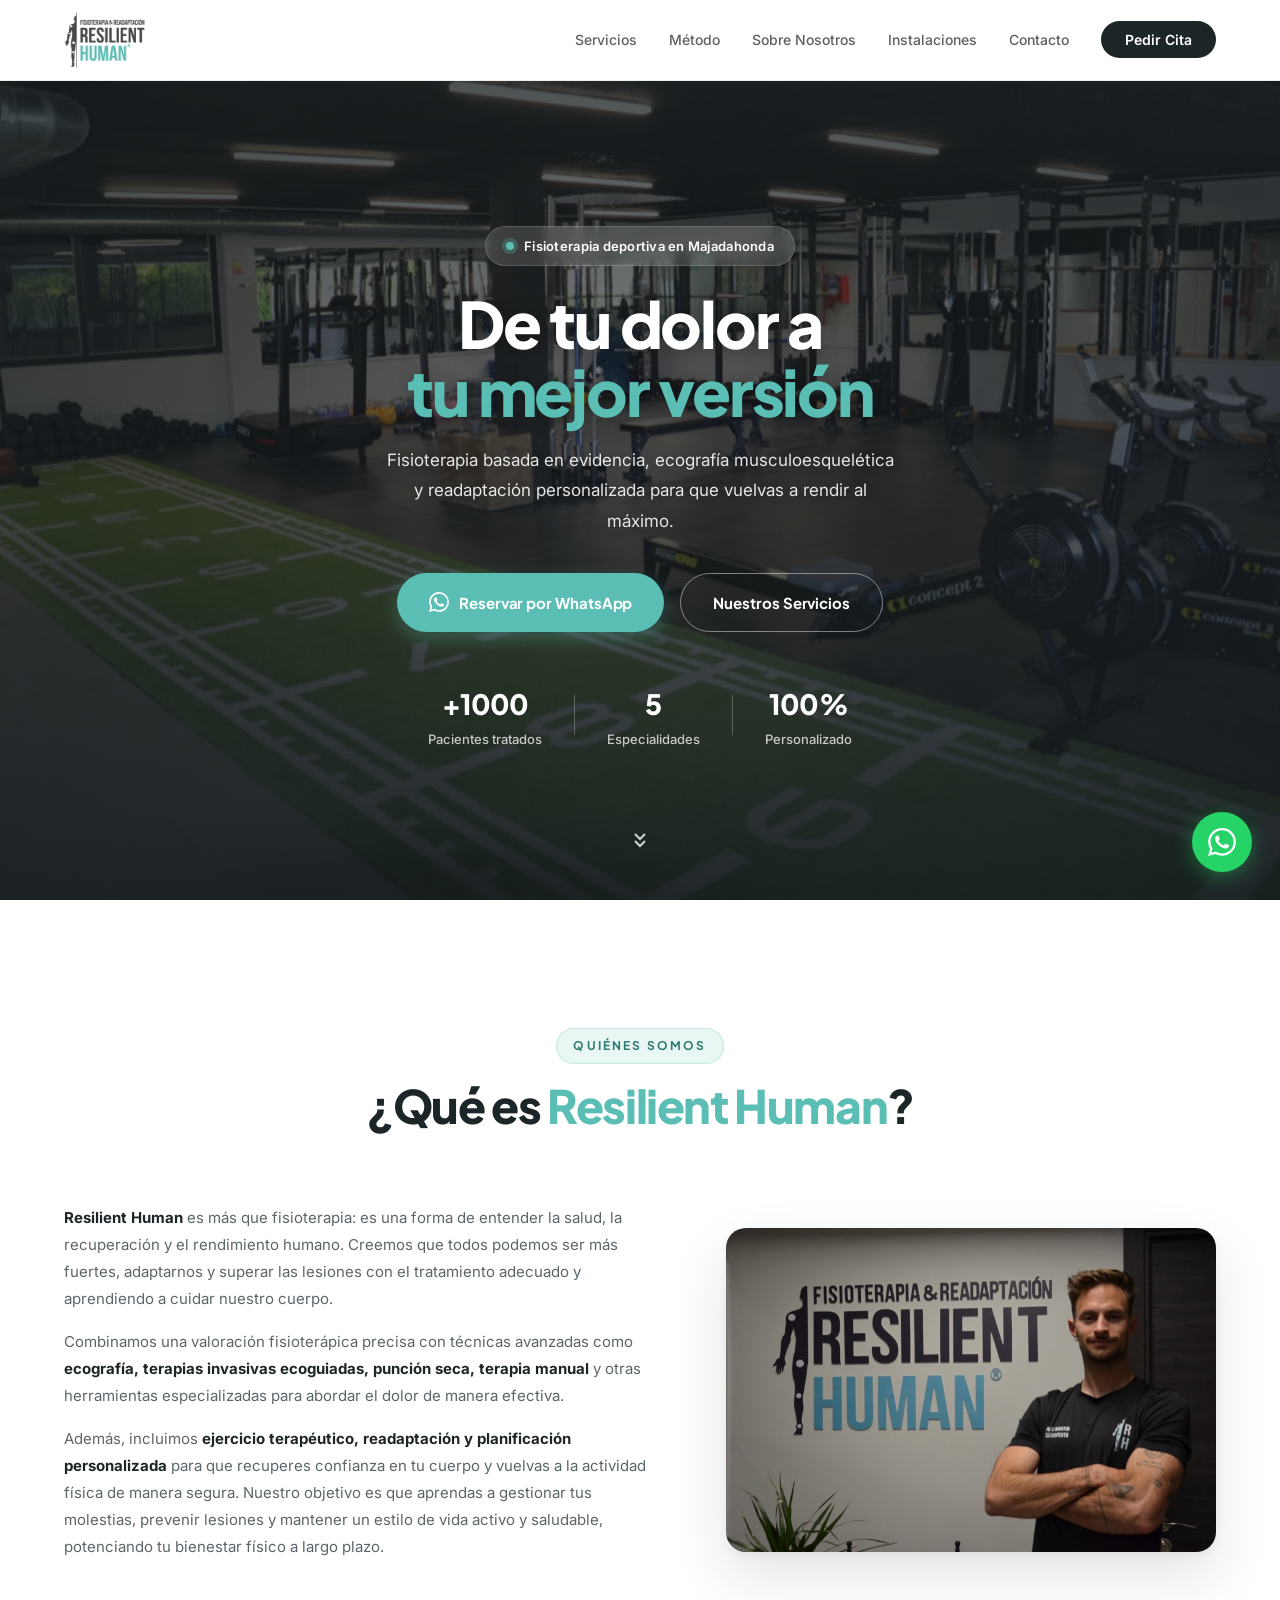
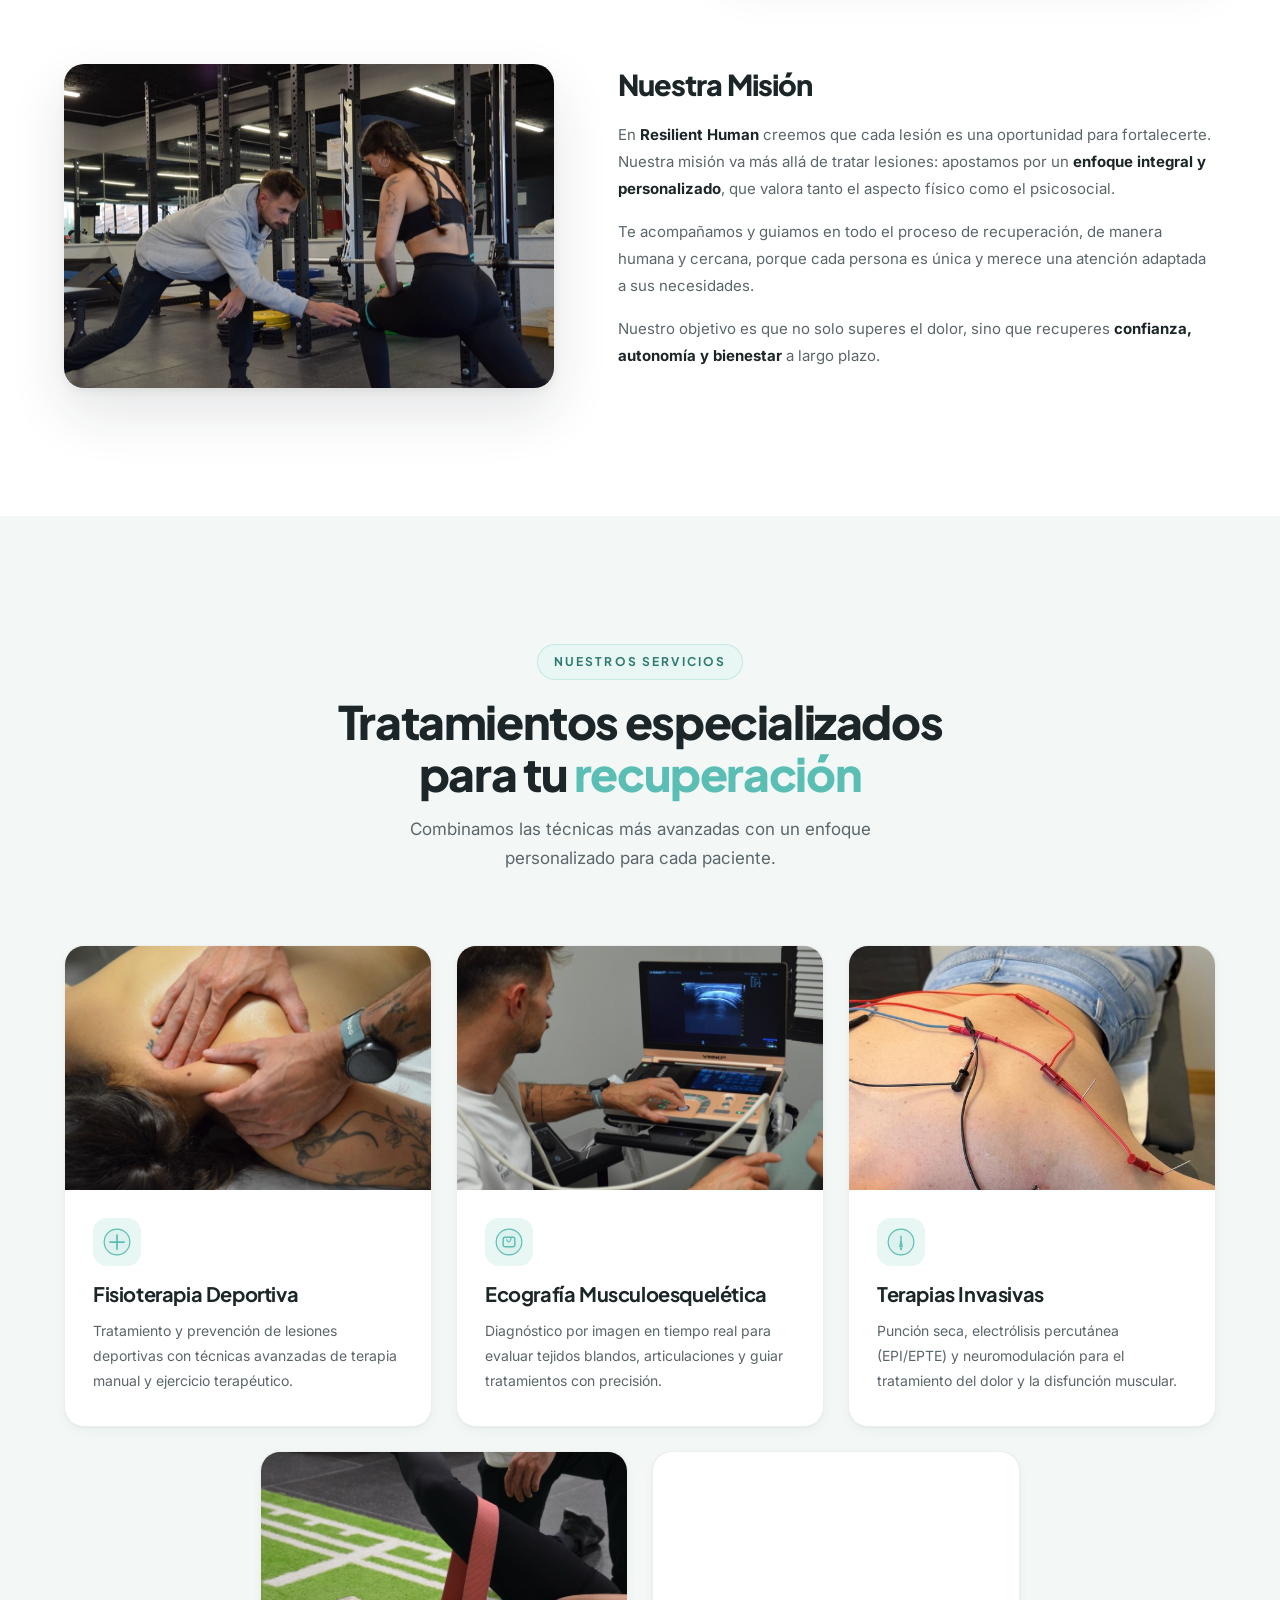
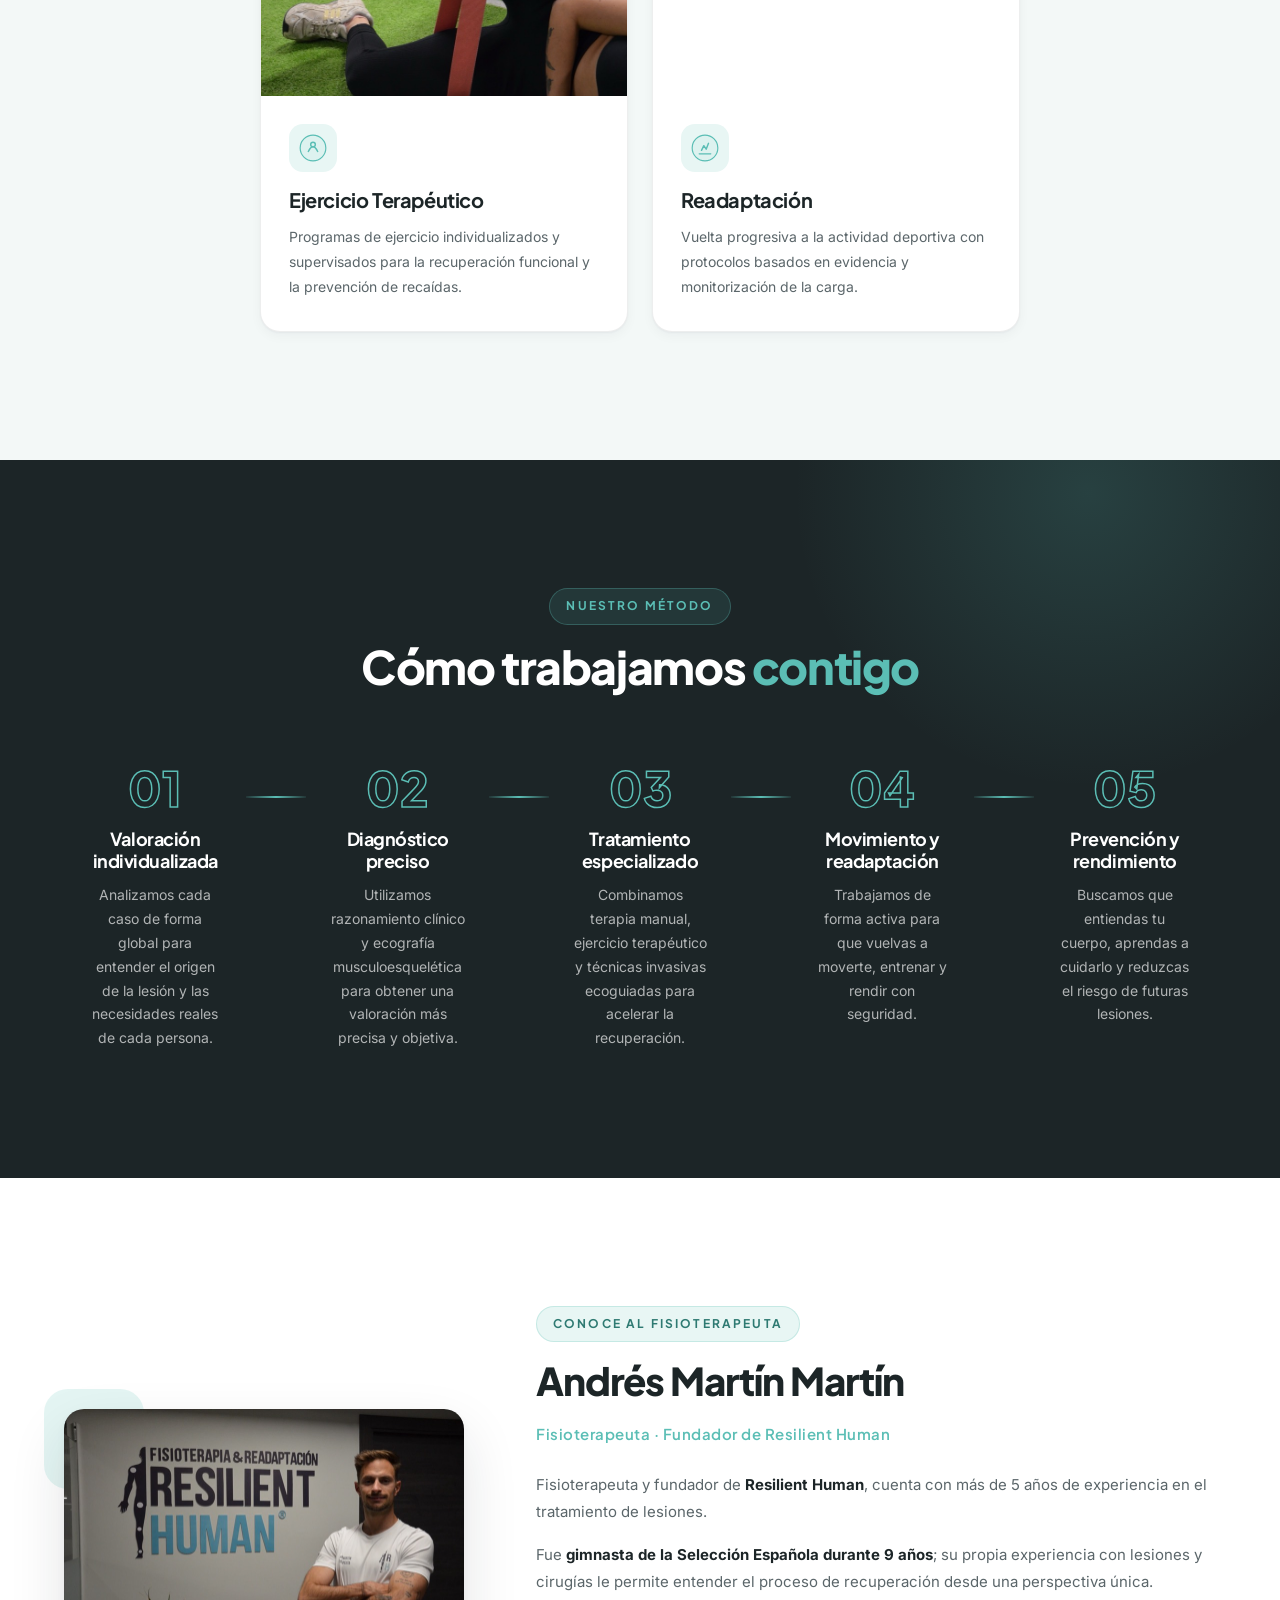
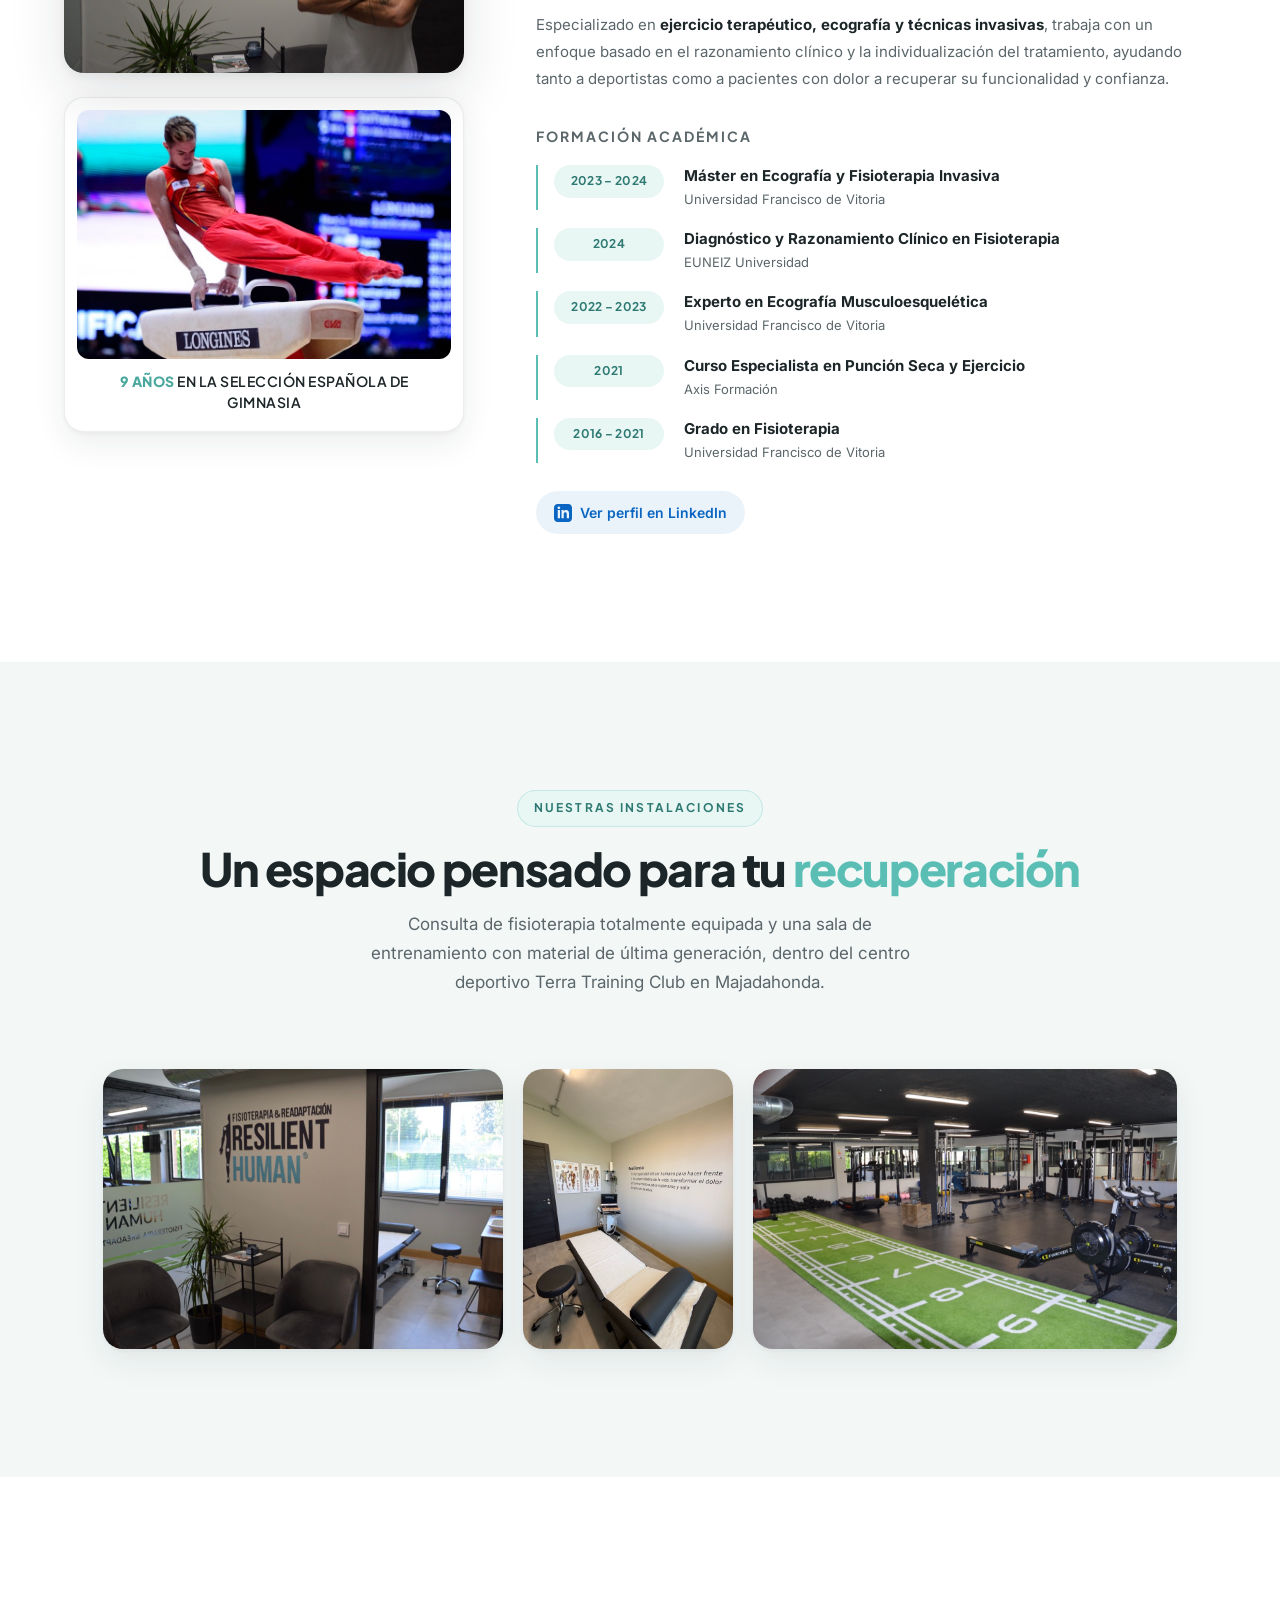
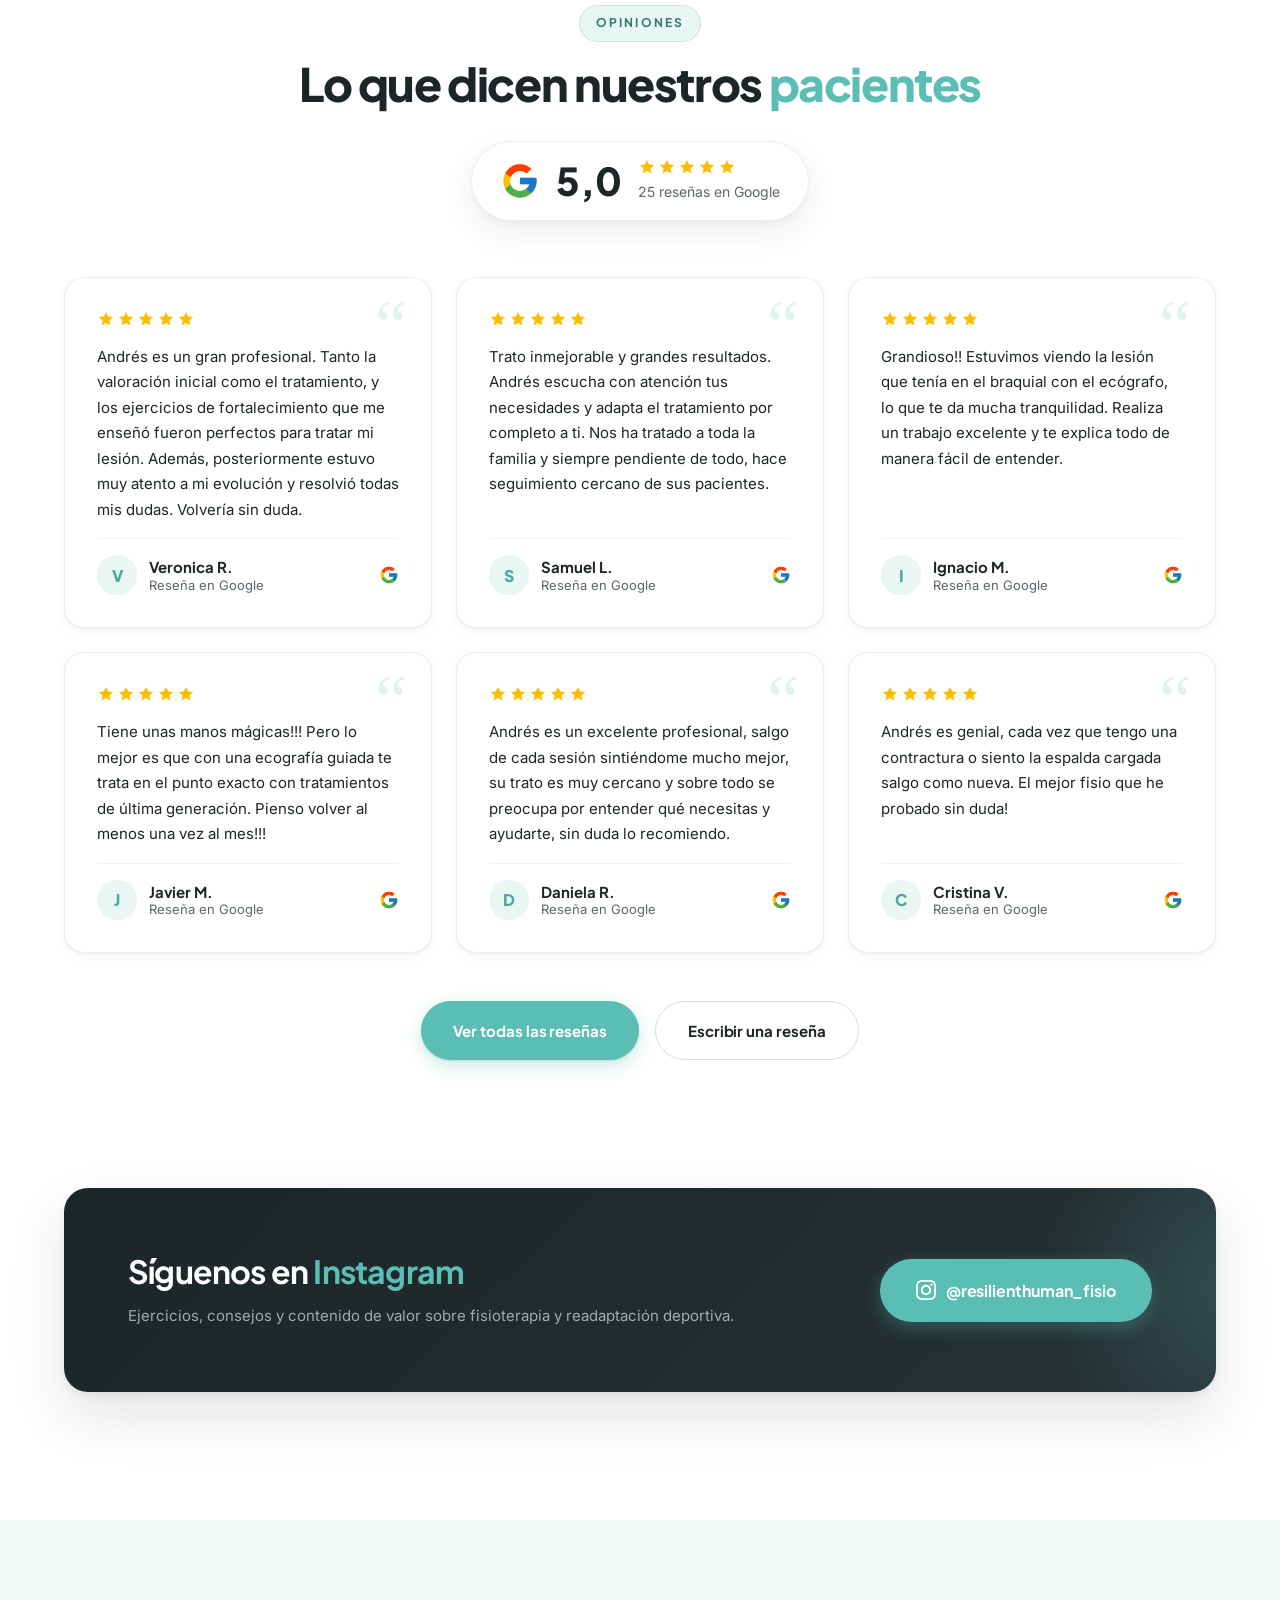
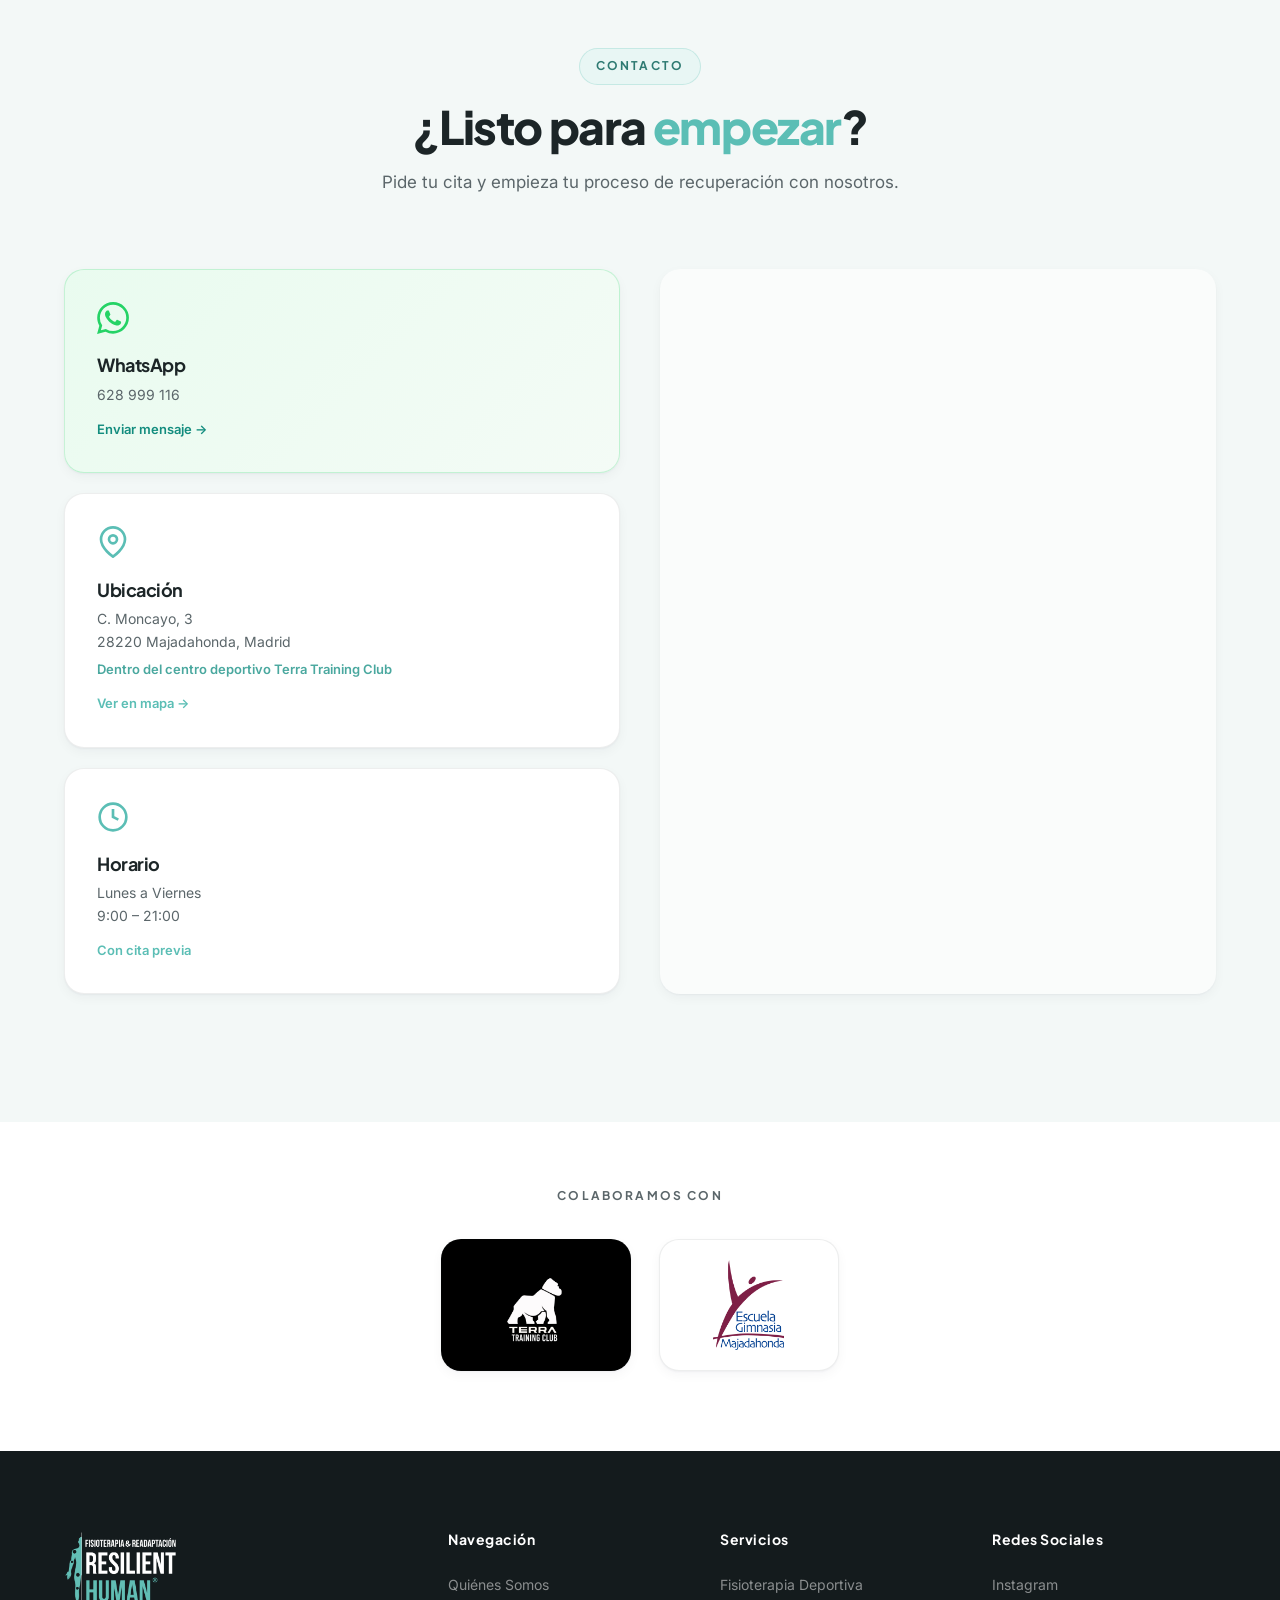
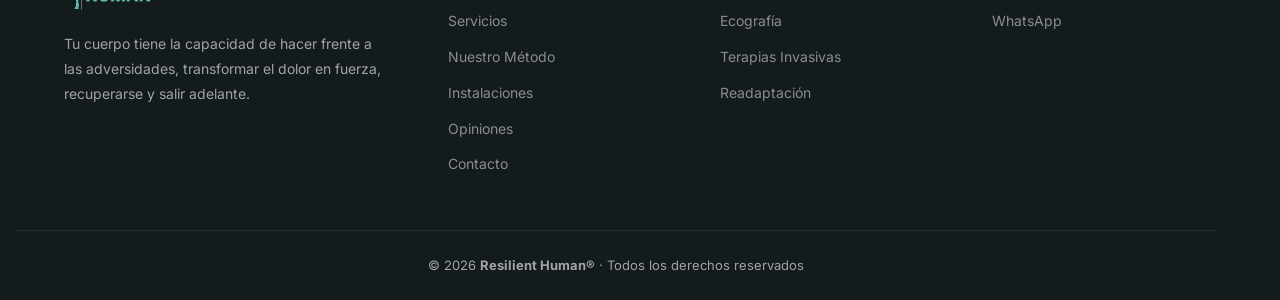
<file: v2/index.html>
<!DOCTYPE html>
<html lang="es">
<head>
    <meta charset="UTF-8">
    <meta name="viewport" content="width=device-width, initial-scale=1.0">
    <meta name="robots" content="noindex">
    <link rel="canonical" href="https://resilienthuman.es/">
    <title>Resilient Human | Fisioterapia & Readaptación</title>
    <meta name="description" content="Fisioterapia deportiva, ecografía, terapias invasivas, ejercicio terapéutico y readaptación en Majadahonda, Madrid.">
    <link rel="preconnect" href="https://fonts.googleapis.com">
    <link rel="preconnect" href="https://fonts.gstatic.com" crossorigin>
    <link href="https://fonts.googleapis.com/css2?family=Plus+Jakarta+Sans:wght@500;600;700;800&family=Inter:wght@300;400;500;600&display=swap" rel="stylesheet">
    <link rel="stylesheet" href="styles.css?v=2">
    <link rel="preload" as="image" href="../img/foto-12-1200.jpg" fetchpriority="high" media="(max-width: 768px)">
</head>
<body>

    <!-- Navigation -->
    <nav class="navbar" id="navbar">
        <div class="container nav-content">
            <a href="tel:+34628999116" class="nav-call" aria-label="Llamar al 628 999 116">
                <svg width="20" height="20" viewBox="0 0 24 24" fill="none" stroke="currentColor" stroke-width="2" stroke-linecap="round" stroke-linejoin="round"><path d="M22 16.92v3a2 2 0 0 1-2.18 2 19.79 19.79 0 0 1-8.63-3.07 19.5 19.5 0 0 1-6-6 19.79 19.79 0 0 1-3.07-8.67A2 2 0 0 1 4.11 2h3a2 2 0 0 1 2 1.72 12.84 12.84 0 0 0 .7 2.81 2 2 0 0 1-.45 2.11L8.09 9.91a16 16 0 0 0 6 6l1.27-1.27a2 2 0 0 1 2.11-.45 12.84 12.84 0 0 0 2.81.7A2 2 0 0 1 22 16.92z"/></svg>
            </a>
            <a href="#hero" class="nav-logo">
                <picture>
                    <source media="(max-width: 768px)" srcset="../img/logo-nav-mobile.png">
                    <img src="../img/logo-full.png" width="1400" height="973" alt="Resilient Human · Fisioterapia & Readaptación" class="nav-logo-img">
                </picture>
            </a>
            <button class="nav-toggle" id="navToggle" aria-label="Menú">
                <span></span><span></span><span></span>
            </button>
            <ul class="nav-links" id="navLinks">
                <li><a href="#servicios">Servicios</a></li>
                <li><a href="#metodo">Método</a></li>
                <li><a href="#sobre">Sobre Nosotros</a></li>
                <li><a href="#instalaciones">Instalaciones</a></li>
                <li><a href="#contacto">Contacto</a></li>
                <li><a href="#contacto" class="nav-cta">Pedir Cita</a></li>
            </ul>
        </div>
    </nav>

    <!-- Hero -->
    <section class="hero hero-video" id="hero">
        <video class="hero-bg-video" autoplay muted loop playsinline poster="../img/foto-12-1200.jpg">
            <source src="../img/hero-video.mp4" type="video/mp4" media="(min-aspect-ratio: 4/5)">
            <source src="../img/hero-video-mobile.mp4" type="video/mp4">
        </video>
        <div class="hero-overlay"></div>
        <button class="video-toggle" id="videoToggle" aria-label="Pausar vídeo de fondo">
            <svg class="icon-pause" width="18" height="18" viewBox="0 0 24 24" fill="currentColor" aria-hidden="true"><path d="M8 5h3v14H8zM13 5h3v14h-3z"/></svg>
            <svg class="icon-play" width="18" height="18" viewBox="0 0 24 24" fill="currentColor" aria-hidden="true" style="display:none"><path d="M8 5v14l11-7z"/></svg>
        </button>
        <div class="container hero-content">
            <div class="hero-text">
                <span class="hero-badge">Fisioterapia deportiva en Majadahonda</span>
                <h1>De tu dolor a<br><span class="highlight">tu mejor versión</span></h1>
                <p class="hero-sub">Fisioterapia basada en evidencia, ecografía musculoesquelética y readaptación personalizada para que vuelvas a rendir al máximo.</p>
                <div class="hero-actions">
                    <a href="https://wa.me/34628999116" target="_blank" class="btn btn-primary">
                        <svg width="20" height="20" viewBox="0 0 24 24" fill="currentColor"><path d="M17.472 14.382c-.297-.149-1.758-.867-2.03-.967-.273-.099-.471-.148-.67.15-.197.297-.767.966-.94 1.164-.173.199-.347.223-.644.075-.297-.15-1.255-.463-2.39-1.475-.883-.788-1.48-1.761-1.653-2.059-.173-.297-.018-.458.13-.606.134-.133.298-.347.446-.52.149-.174.198-.298.298-.497.099-.198.05-.371-.025-.52-.075-.149-.669-1.612-.916-2.207-.242-.579-.487-.5-.669-.51-.173-.008-.371-.01-.57-.01-.198 0-.52.074-.792.372-.272.297-1.04 1.016-1.04 2.479 0 1.462 1.065 2.875 1.213 3.074.149.198 2.096 3.2 5.077 4.487.709.306 1.262.489 1.694.625.712.227 1.36.195 1.871.118.571-.085 1.758-.719 2.006-1.413.248-.694.248-1.289.173-1.413-.074-.124-.272-.198-.57-.347m-5.421 7.403h-.004a9.87 9.87 0 01-5.031-1.378l-.361-.214-3.741.982.998-3.648-.235-.374a9.86 9.86 0 01-1.51-5.26c.001-5.45 4.436-9.884 9.888-9.884 2.64 0 5.122 1.03 6.988 2.898a9.825 9.825 0 012.893 6.994c-.003 5.45-4.437 9.884-9.885 9.884m8.413-18.297A11.815 11.815 0 0012.05 0C5.495 0 .16 5.335.157 11.892c0 2.096.547 4.142 1.588 5.945L.057 24l6.305-1.654a11.882 11.882 0 005.683 1.448h.005c6.554 0 11.89-5.335 11.893-11.893a11.821 11.821 0 00-3.48-8.413z"/></svg>
                        Reservar por WhatsApp
                    </a>
                    <a href="#servicios" class="btn btn-outline">Nuestros Servicios</a>
                </div>
                <div class="hero-stats">
                    <div class="stat">
                        <span class="stat-number">+1000</span>
                        <span class="stat-label">Pacientes tratados</span>
                    </div>
                    <div class="stat-divider"></div>
                    <div class="stat">
                        <span class="stat-number">5</span>
                        <span class="stat-label">Especialidades</span>
                    </div>
                    <div class="stat-divider"></div>
                    <div class="stat">
                        <span class="stat-number">100%</span>
                        <span class="stat-label">Personalizado</span>
                    </div>
                </div>
            </div>
        </div>
        <div class="hero-scroll">
            <a href="#que-es">
                <svg width="24" height="24" viewBox="0 0 24 24" fill="none" stroke="currentColor" stroke-width="2"><path d="M7 13l5 5 5-5M7 6l5 5 5-5"/></svg>
            </a>
        </div>
    </section>

    <!-- ¿Qué es Resilient Human? -->
    <section class="quees" id="que-es">
        <div class="container">
            <div class="section-header">
                <span class="section-tag">Quiénes Somos</span>
                <h2>¿Qué es <span class="highlight">Resilient Human</span>?</h2>
            </div>
            <div class="quees-row">
                <div class="quees-text">
                    <p><strong>Resilient Human</strong> es más que fisioterapia: es una forma de entender la salud, la recuperación y el rendimiento humano. Creemos que todos podemos ser más fuertes, adaptarnos y superar las lesiones con el tratamiento adecuado y aprendiendo a cuidar nuestro cuerpo.</p>
                    <p>Combinamos una valoración fisioterápica precisa con técnicas avanzadas como <strong>ecografía, terapias invasivas ecoguiadas, punción seca, terapia manual</strong> y otras herramientas especializadas para abordar el dolor de manera efectiva.</p>
                    <p>Además, incluimos <strong>ejercicio terapéutico, readaptación y planificación personalizada</strong> para que recuperes confianza en tu cuerpo y vuelvas a la actividad física de manera segura. Nuestro objetivo es que aprendas a gestionar tus molestias, prevenir lesiones y mantener un estilo de vida activo y saludable, potenciando tu bienestar físico a largo plazo.</p>
                </div>
                <div class="quees-img">
                    <img src="../img/foto-1.jpg" srcset="../img/foto-1-800.jpg 800w, ../img/foto-1-1200.jpg 1200w, ../img/foto-1.jpg 1600w" sizes="(max-width: 768px) 100vw, (max-width: 1024px) 92vw, 520px" width="1600" height="1059" loading="lazy" decoding="async" alt="Andrés Martín, fisioterapeuta de Resilient Human">
                </div>
            </div>
            <div class="quees-row reverse">
                <div class="quees-img">
                    <img src="../img/foto-2.jpg" srcset="../img/foto-2-800.jpg 800w, ../img/foto-2-1200.jpg 1200w, ../img/foto-2.jpg 1600w" sizes="(max-width: 768px) 100vw, (max-width: 1024px) 92vw, 520px" width="1600" height="1059" loading="lazy" decoding="async" alt="Entrenamiento supervisado en Resilient Human">
                </div>
                <div class="quees-text">
                    <h3>Nuestra Misión</h3>
                    <p>En <strong>Resilient Human</strong> creemos que cada lesión es una oportunidad para fortalecerte. Nuestra misión va más allá de tratar lesiones: apostamos por un <strong>enfoque integral y personalizado</strong>, que valora tanto el aspecto físico como el psicosocial.</p>
                    <p>Te acompañamos y guiamos en todo el proceso de recuperación, de manera humana y cercana, porque cada persona es única y merece una atención adaptada a sus necesidades.</p>
                    <p>Nuestro objetivo es que no solo superes el dolor, sino que recuperes <strong>confianza, autonomía y bienestar</strong> a largo plazo.</p>
                </div>
            </div>
        </div>
    </section>

    <!-- Servicios -->
    <section class="servicios" id="servicios">
        <div class="container">
            <div class="section-header">
                <span class="section-tag">Nuestros Servicios</span>
                <h2>Tratamientos especializados<br>para tu <span class="highlight">recuperación</span></h2>
                <p class="section-desc">Combinamos las técnicas más avanzadas con un enfoque personalizado para cada paciente.</p>
            </div>
            <div class="servicios-grid">
                <div class="servicio-card has-photo">
                    <div class="servicio-head">
                        <div class="servicio-icon">
                            <svg viewBox="0 0 48 48" fill="none" xmlns="http://www.w3.org/2000/svg">
                                <circle cx="24" cy="24" r="22" stroke="#5BBEB5" stroke-width="2" fill="#5BBEB5" fill-opacity="0.08"/>
                                <path d="M24 12v24M12 24h24" stroke="#5BBEB5" stroke-width="3" stroke-linecap="round"/>
                            </svg>
                        </div>
                        <h3>Fisioterapia Deportiva</h3>
                    </div>
                    <div class="servicio-photo">
                        <img src="../img/foto-3.jpg" srcset="../img/foto-3-800.jpg 800w, ../img/foto-3-1200.jpg 1200w, ../img/foto-3.jpg 1600w" sizes="(max-width: 768px) 100vw, (max-width: 1024px) 46vw, 380px" width="1600" height="1059" loading="lazy" decoding="async" alt="Fisioterapia deportiva - terapia manual">
                    </div>
                    <div class="servicio-body">
                        <p>Tratamiento y prevención de lesiones deportivas con técnicas avanzadas de terapia manual y ejercicio terapéutico.</p>
                    </div>
                </div>
                <div class="servicio-card has-photo">
                    <div class="servicio-head">
                        <div class="servicio-icon">
                            <svg viewBox="0 0 48 48" fill="none" xmlns="http://www.w3.org/2000/svg">
                                <circle cx="24" cy="24" r="22" stroke="#5BBEB5" stroke-width="2" fill="#5BBEB5" fill-opacity="0.08"/>
                                <rect x="14" y="16" width="20" height="16" rx="3" stroke="#5BBEB5" stroke-width="2.5"/>
                                <path d="M20 20c0 0 2 4 4 4s4-8 4-8" stroke="#5BBEB5" stroke-width="2" stroke-linecap="round"/>
                            </svg>
                        </div>
                        <h3>Ecografía Musculoesquelética</h3>
                    </div>
                    <div class="servicio-photo">
                        <img src="../img/foto-4.jpg" srcset="../img/foto-4-800.jpg 800w, ../img/foto-4-1200.jpg 1200w, ../img/foto-4.jpg 1600w" sizes="(max-width: 768px) 100vw, (max-width: 1024px) 46vw, 380px" width="1600" height="1399" loading="lazy" decoding="async" alt="Ecografía musculoesquelética">
                    </div>
                    <div class="servicio-body">
                        <p>Diagnóstico por imagen en tiempo real para evaluar tejidos blandos, articulaciones y guiar tratamientos con precisión.</p>
                    </div>
                </div>
                <div class="servicio-card has-photo">
                    <div class="servicio-head">
                        <div class="servicio-icon">
                            <svg viewBox="0 0 48 48" fill="none" xmlns="http://www.w3.org/2000/svg">
                                <circle cx="24" cy="24" r="22" stroke="#5BBEB5" stroke-width="2" fill="#5BBEB5" fill-opacity="0.08"/>
                                <path d="M24 14v8l-2 10h4l-2-10z" stroke="#5BBEB5" stroke-width="2.5" stroke-linecap="round" stroke-linejoin="round"/>
                                <circle cx="24" cy="36" r="2" fill="#5BBEB5"/>
                            </svg>
                        </div>
                        <h3>Terapias Invasivas</h3>
                    </div>
                    <div class="servicio-photo">
                        <img src="../img/foto-13.jpg" srcset="../img/foto-13-800.jpg 589w, ../img/foto-13-1200.jpg 883w, ../img/foto-13.jpg 1178w" sizes="(max-width: 768px) 100vw, (max-width: 1024px) 46vw, 380px" width="1178" height="1600" loading="lazy" decoding="async" alt="Electrólisis percutánea y punción seca en Resilient Human">
                    </div>
                    <div class="servicio-body">
                        <p>Punción seca, electrólisis percutánea (EPI/EPTE) y neuromodulación para el tratamiento del dolor y la disfunción muscular.</p>
                    </div>
                </div>
                <div class="servicio-card has-photo">
                    <div class="servicio-head">
                        <div class="servicio-icon">
                            <svg viewBox="0 0 48 48" fill="none" xmlns="http://www.w3.org/2000/svg">
                                <circle cx="24" cy="24" r="22" stroke="#5BBEB5" stroke-width="2" fill="#5BBEB5" fill-opacity="0.08"/>
                                <path d="M16 30c2-4 4-8 8-8s6 4 8 8" stroke="#5BBEB5" stroke-width="2.5" stroke-linecap="round"/>
                                <circle cx="24" cy="18" r="4" stroke="#5BBEB5" stroke-width="2.5"/>
                            </svg>
                        </div>
                        <h3>Ejercicio Terapéutico</h3>
                    </div>
                    <div class="servicio-photo">
                        <img src="../img/foto-6.jpg" srcset="../img/foto-6-800.jpg 800w, ../img/foto-6-1200.jpg 1200w, ../img/foto-6.jpg 1600w" sizes="(max-width: 768px) 100vw, (max-width: 1024px) 46vw, 380px" width="1600" height="1300" loading="lazy" decoding="async" alt="Ejercicio terapéutico supervisado">
                    </div>
                    <div class="servicio-body">
                        <p>Programas de ejercicio individualizados y supervisados para la recuperación funcional y la prevención de recaídas.</p>
                    </div>
                </div>
                <div class="servicio-card has-photo">
                    <div class="servicio-head">
                        <div class="servicio-icon">
                            <svg viewBox="0 0 48 48" fill="none" xmlns="http://www.w3.org/2000/svg">
                                <circle cx="24" cy="24" r="22" stroke="#5BBEB5" stroke-width="2" fill="#5BBEB5" fill-opacity="0.08"/>
                                <path d="M18 28l4-8 4 6 4-10" stroke="#5BBEB5" stroke-width="2.5" stroke-linecap="round" stroke-linejoin="round"/>
                                <path d="M14 34h20" stroke="#5BBEB5" stroke-width="2" stroke-linecap="round"/>
                            </svg>
                        </div>
                        <h3>Readaptación</h3>
                    </div>
                    <div class="servicio-photo">
                        <img src="../img/foto-7.jpg" srcset="../img/foto-7-800.jpg 800w, ../img/foto-7-1200.jpg 1200w, ../img/foto-7.jpg 1600w" sizes="(max-width: 768px) 100vw, (max-width: 1024px) 46vw, 380px" width="1600" height="1059" loading="lazy" decoding="async" alt="Readaptación deportiva">
                    </div>
                    <div class="servicio-body">
                        <p>Vuelta progresiva a la actividad deportiva con protocolos basados en evidencia y monitorización de la carga.</p>
                    </div>
                </div>
            </div>
        </div>
    </section>

    <!-- Método -->
    <section class="metodo" id="metodo">
        <div class="container">
            <div class="section-header">
                <span class="section-tag">Nuestro Método</span>
                <h2>Cómo trabajamos <span class="highlight">contigo</span></h2>
            </div>
            <div class="metodo-steps">
                <div class="step">
                    <div class="step-number">01</div>
                    <div class="step-content">
                        <h3>Valoración individualizada</h3>
                        <p>Analizamos cada caso de forma global para entender el origen de la lesión y las necesidades reales de cada persona.</p>
                    </div>
                </div>
                <div class="step-connector"></div>
                <div class="step">
                    <div class="step-number">02</div>
                    <div class="step-content">
                        <h3>Diagnóstico preciso</h3>
                        <p>Utilizamos razonamiento clínico y ecografía musculoesquelética para obtener una valoración más precisa y objetiva.</p>
                    </div>
                </div>
                <div class="step-connector"></div>
                <div class="step">
                    <div class="step-number">03</div>
                    <div class="step-content">
                        <h3>Tratamiento especializado</h3>
                        <p>Combinamos terapia manual, ejercicio terapéutico y técnicas invasivas ecoguiadas para acelerar la recuperación.</p>
                    </div>
                </div>
                <div class="step-connector"></div>
                <div class="step">
                    <div class="step-number">04</div>
                    <div class="step-content">
                        <h3>Movimiento y readaptación</h3>
                        <p>Trabajamos de forma activa para que vuelvas a moverte, entrenar y rendir con seguridad.</p>
                    </div>
                </div>
                <div class="step-connector"></div>
                <div class="step">
                    <div class="step-number">05</div>
                    <div class="step-content">
                        <h3>Prevención y rendimiento</h3>
                        <p>Buscamos que entiendas tu cuerpo, aprendas a cuidarlo y reduzcas el riesgo de futuras lesiones.</p>
                    </div>
                </div>
            </div>
        </div>
    </section>

    <!-- Sobre Nosotros -->
    <section class="sobre" id="sobre">
        <div class="container sobre-content">
            <div class="sobre-visual">
                <div class="sobre-img-container">
                    <img src="../img/foto-8.jpg" srcset="../img/foto-8-800.jpg 800w, ../img/foto-8-1200.jpg 1200w, ../img/foto-8.jpg 1600w" sizes="(max-width: 768px) 100vw, (max-width: 1024px) 400px, 490px" width="1600" height="1059" loading="lazy" decoding="async" alt="Andrés Martín Martín - Fisioterapeuta de Resilient Human" class="sobre-img">
                </div>
                <div class="sobre-gimnasta">
                    <img src="../img/foto-9.jpg" srcset="../img/foto-9-800.jpg 800w, ../img/foto-9-1200.jpg 1200w, ../img/foto-9.jpg 1600w" sizes="(max-width: 768px) 100vw, (max-width: 1024px) 400px, 490px" width="1600" height="1064" loading="lazy" decoding="async" alt="Andrés Martín compitiendo con la Selección Española de Gimnasia">
                    <div class="sobre-gimnasta-caption"><strong>9 años</strong> en la Selección Española de Gimnasia</div>
                </div>
                <div class="sobre-accent"></div>
            </div>
            <div class="sobre-text">
                <span class="section-tag">Conoce al fisioterapeuta</span>
                <h2>Andrés Martín Martín</h2>
                <p class="sobre-role">Fisioterapeuta · Fundador de Resilient Human</p>
                <p>Fisioterapeuta y fundador de <strong>Resilient Human</strong>, cuenta con más de 5 años de experiencia en el tratamiento de lesiones.</p>
                <p>Fue <strong class="txt-teal">gimnasta de la Selección Española durante 9 años</strong>; su propia experiencia con lesiones y cirugías le permite entender el proceso de recuperación desde una perspectiva única.</p>
                <p>Especializado en <strong>ejercicio terapéutico, ecografía y técnicas invasivas</strong>, trabaja con un enfoque basado en el razonamiento clínico y la individualización del tratamiento, ayudando tanto a deportistas como a pacientes con dolor a recuperar su funcionalidad y confianza.</p>

                <h3 class="sobre-edu-title">Formación académica</h3>
                <ul class="edu-list">
                    <li class="edu-item">
                        <div class="edu-year">2023 – 2024</div>
                        <div class="edu-info">
                            <strong>Máster en Ecografía y Fisioterapia Invasiva</strong>
                            <span>Universidad Francisco de Vitoria</span>
                        </div>
                    </li>
                    <li class="edu-item">
                        <div class="edu-year">2024</div>
                        <div class="edu-info">
                            <strong>Diagnóstico y Razonamiento Clínico en Fisioterapia</strong>
                            <span>EUNEIZ Universidad</span>
                        </div>
                    </li>
                    <li class="edu-item">
                        <div class="edu-year">2022 – 2023</div>
                        <div class="edu-info">
                            <strong>Experto en Ecografía Musculoesquelética</strong>
                            <span>Universidad Francisco de Vitoria</span>
                        </div>
                    </li>
                    <li class="edu-item">
                        <div class="edu-year">2021</div>
                        <div class="edu-info">
                            <strong>Curso Especialista en Punción Seca y Ejercicio</strong>
                            <span>Axis Formación</span>
                        </div>
                    </li>
                    <li class="edu-item">
                        <div class="edu-year">2016 – 2021</div>
                        <div class="edu-info">
                            <strong>Grado en Fisioterapia</strong>
                            <span>Universidad Francisco de Vitoria</span>
                        </div>
                    </li>
                </ul>

                <a href="https://www.linkedin.com/in/andr%C3%A9s-mart%C3%ADn-mart%C3%ADn-206a05211/" target="_blank" class="linkedin-link">
                    <svg width="18" height="18" viewBox="0 0 24 24" fill="currentColor"><path d="M19 0h-14c-2.761 0-5 2.239-5 5v14c0 2.761 2.239 5 5 5h14c2.762 0 5-2.239 5-5v-14c0-2.761-2.238-5-5-5zm-11 19h-3v-11h3v11zm-1.5-12.268c-.966 0-1.75-.79-1.75-1.764s.784-1.764 1.75-1.764 1.75.79 1.75 1.764-.783 1.764-1.75 1.764zm13.5 12.268h-3v-5.604c0-3.368-4-3.113-4 0v5.604h-3v-11h3v1.765c1.396-2.586 7-2.777 7 2.476v6.759z"/></svg>
                    Ver perfil en LinkedIn
                </a>
            </div>
        </div>
    </section>

    <!-- Instalaciones -->
    <section class="instalaciones" id="instalaciones">
        <div class="container">
            <div class="section-header">
                <span class="section-tag">Nuestras Instalaciones</span>
                <h2>Un espacio pensado para tu <span class="highlight">recuperación</span></h2>
                <p class="section-desc">Consulta de fisioterapia totalmente equipada y una sala de entrenamiento con material de última generación, dentro del centro deportivo Terra Training Club en Majadahonda.</p>
            </div>
            <div class="instalaciones-grid">
                <div class="instal-photo">
                    <img src="../img/foto-10.jpg" srcset="../img/foto-10-800.jpg 800w, ../img/foto-10-1200.jpg 1200w, ../img/foto-10.jpg 1600w" sizes="(max-width: 768px) 100vw, 480px" width="1600" height="1121" loading="lazy" decoding="async" alt="Recepción y consulta de Resilient Human">
                </div>
                <div class="instal-photo">
                    <img src="../img/foto-11.jpg" srcset="../img/foto-11-800.jpg 600w, ../img/foto-11-1200.jpg 900w, ../img/foto-11.jpg 1200w" sizes="(max-width: 768px) 100vw, 480px" width="1200" height="1600" loading="lazy" decoding="async" alt="Sala de tratamiento de fisioterapia">
                </div>
                <div class="instal-photo">
                    <img src="../img/foto-12.jpg" srcset="../img/foto-12-800.jpg 800w, ../img/foto-12-1200.jpg 1200w, ../img/foto-12.jpg 1600w" sizes="(max-width: 768px) 100vw, 480px" width="1600" height="1059" loading="lazy" decoding="async" alt="Sala de entrenamiento y readaptación">
                </div>
            </div>
        </div>
    </section>

    <!-- Reseñas Google -->
    <section class="resenas" id="resenas">
        <div class="container">
            <div class="section-header">
                <span class="section-tag">Opiniones</span>
                <h2>Lo que dicen nuestros <span class="highlight">pacientes</span></h2>
            </div>
            <a href="https://www.google.com/maps/place/Resilient+Human+%2F%2F+Fisioterapia+%26+Readaptaci%C3%B3n/@40.4793137,-3.8685603,17z/data=!4m8!3m7!1s0xd4185d9b9585637:0x9713ecba6ebb00ee!8m2!3d40.4793137!4d-3.8685603!9m1!1b1!16s%2Fg%2F11nvdf495q" target="_blank" rel="noopener" class="resenas-summary" aria-label="Valoración 5,0 sobre 5 con 25 reseñas en Google">
                <svg class="g-logo" width="40" height="40" viewBox="0 0 48 48" aria-hidden="true"><path fill="#FFC107" d="M43.6 20.5H42V20H24v8h11.3C33.7 32.7 29.2 36 24 36c-6.6 0-12-5.4-12-12s5.4-12 12-12c3.1 0 5.8 1.2 7.9 3.1l5.7-5.7C34 6.1 29.3 4 24 4 12.9 4 4 12.9 4 24s8.9 20 20 20 20-8.9 20-20c0-1.3-.1-2.4-.4-3.5z"/><path fill="#FF3D00" d="M6.3 14.7l6.6 4.8C14.7 15.1 19 12 24 12c3.1 0 5.8 1.2 7.9 3.1l5.7-5.7C34 6.1 29.3 4 24 4 16.3 4 9.7 8.3 6.3 14.7z"/><path fill="#4CAF50" d="M24 44c5.2 0 9.9-2 13.4-5.2l-6.2-5.2C29.2 35.1 26.7 36 24 36c-5.2 0-9.6-3.3-11.3-7.9l-6.5 5C9.5 39.6 16.2 44 24 44z"/><path fill="#1976D2" d="M43.6 20.5H42V20H24v8h11.3c-.8 2.2-2.2 4.2-4.1 5.6l6.2 5.2C37 39.2 44 34 44 24c0-1.3-.1-2.4-.4-3.5z"/></svg>
                <span class="resenas-score">5,0</span>
                <span class="resenas-meta">
                    <span class="review-stars"><svg viewBox="0 0 24 24" aria-hidden="true"><path d="M12 2.5l2.9 6.1 6.6.8-4.9 4.6 1.3 6.6L12 17.3l-5.9 3.3 1.3-6.6-4.9-4.6 6.6-.8z"/></svg><svg viewBox="0 0 24 24" aria-hidden="true"><path d="M12 2.5l2.9 6.1 6.6.8-4.9 4.6 1.3 6.6L12 17.3l-5.9 3.3 1.3-6.6-4.9-4.6 6.6-.8z"/></svg><svg viewBox="0 0 24 24" aria-hidden="true"><path d="M12 2.5l2.9 6.1 6.6.8-4.9 4.6 1.3 6.6L12 17.3l-5.9 3.3 1.3-6.6-4.9-4.6 6.6-.8z"/></svg><svg viewBox="0 0 24 24" aria-hidden="true"><path d="M12 2.5l2.9 6.1 6.6.8-4.9 4.6 1.3 6.6L12 17.3l-5.9 3.3 1.3-6.6-4.9-4.6 6.6-.8z"/></svg><svg viewBox="0 0 24 24" aria-hidden="true"><path d="M12 2.5l2.9 6.1 6.6.8-4.9 4.6 1.3 6.6L12 17.3l-5.9 3.3 1.3-6.6-4.9-4.6 6.6-.8z"/></svg></span>
                    <span class="resenas-count">25 reseñas en Google</span>
                </span>
            </a>
            <div class="resenas-grid">
                <article class="review-card">
                    <div class="review-stars" role="img" aria-label="5 de 5 estrellas"><svg viewBox="0 0 24 24" aria-hidden="true"><path d="M12 2.5l2.9 6.1 6.6.8-4.9 4.6 1.3 6.6L12 17.3l-5.9 3.3 1.3-6.6-4.9-4.6 6.6-.8z"/></svg><svg viewBox="0 0 24 24" aria-hidden="true"><path d="M12 2.5l2.9 6.1 6.6.8-4.9 4.6 1.3 6.6L12 17.3l-5.9 3.3 1.3-6.6-4.9-4.6 6.6-.8z"/></svg><svg viewBox="0 0 24 24" aria-hidden="true"><path d="M12 2.5l2.9 6.1 6.6.8-4.9 4.6 1.3 6.6L12 17.3l-5.9 3.3 1.3-6.6-4.9-4.6 6.6-.8z"/></svg><svg viewBox="0 0 24 24" aria-hidden="true"><path d="M12 2.5l2.9 6.1 6.6.8-4.9 4.6 1.3 6.6L12 17.3l-5.9 3.3 1.3-6.6-4.9-4.6 6.6-.8z"/></svg><svg viewBox="0 0 24 24" aria-hidden="true"><path d="M12 2.5l2.9 6.1 6.6.8-4.9 4.6 1.3 6.6L12 17.3l-5.9 3.3 1.3-6.6-4.9-4.6 6.6-.8z"/></svg></div>
                    <blockquote class="review-text">Andrés es un gran profesional. Tanto la valoración inicial como el tratamiento, y los ejercicios de fortalecimiento que me enseñó fueron perfectos para tratar mi lesión. Además, posteriormente estuvo muy atento a mi evolución y resolvió todas mis dudas. Volvería sin duda.</blockquote>
                    <footer class="review-author">
                        <span class="review-avatar" aria-hidden="true">V</span>
                        <span class="review-name">Veronica R.<small>Reseña en Google</small></span>
                        <svg class="g-logo" width="20" height="20" viewBox="0 0 48 48" aria-hidden="true"><path fill="#FFC107" d="M43.6 20.5H42V20H24v8h11.3C33.7 32.7 29.2 36 24 36c-6.6 0-12-5.4-12-12s5.4-12 12-12c3.1 0 5.8 1.2 7.9 3.1l5.7-5.7C34 6.1 29.3 4 24 4 12.9 4 4 12.9 4 24s8.9 20 20 20 20-8.9 20-20c0-1.3-.1-2.4-.4-3.5z"/><path fill="#FF3D00" d="M6.3 14.7l6.6 4.8C14.7 15.1 19 12 24 12c3.1 0 5.8 1.2 7.9 3.1l5.7-5.7C34 6.1 29.3 4 24 4 16.3 4 9.7 8.3 6.3 14.7z"/><path fill="#4CAF50" d="M24 44c5.2 0 9.9-2 13.4-5.2l-6.2-5.2C29.2 35.1 26.7 36 24 36c-5.2 0-9.6-3.3-11.3-7.9l-6.5 5C9.5 39.6 16.2 44 24 44z"/><path fill="#1976D2" d="M43.6 20.5H42V20H24v8h11.3c-.8 2.2-2.2 4.2-4.1 5.6l6.2 5.2C37 39.2 44 34 44 24c0-1.3-.1-2.4-.4-3.5z"/></svg>
                    </footer>
                </article>
                <article class="review-card">
                    <div class="review-stars" role="img" aria-label="5 de 5 estrellas"><svg viewBox="0 0 24 24" aria-hidden="true"><path d="M12 2.5l2.9 6.1 6.6.8-4.9 4.6 1.3 6.6L12 17.3l-5.9 3.3 1.3-6.6-4.9-4.6 6.6-.8z"/></svg><svg viewBox="0 0 24 24" aria-hidden="true"><path d="M12 2.5l2.9 6.1 6.6.8-4.9 4.6 1.3 6.6L12 17.3l-5.9 3.3 1.3-6.6-4.9-4.6 6.6-.8z"/></svg><svg viewBox="0 0 24 24" aria-hidden="true"><path d="M12 2.5l2.9 6.1 6.6.8-4.9 4.6 1.3 6.6L12 17.3l-5.9 3.3 1.3-6.6-4.9-4.6 6.6-.8z"/></svg><svg viewBox="0 0 24 24" aria-hidden="true"><path d="M12 2.5l2.9 6.1 6.6.8-4.9 4.6 1.3 6.6L12 17.3l-5.9 3.3 1.3-6.6-4.9-4.6 6.6-.8z"/></svg><svg viewBox="0 0 24 24" aria-hidden="true"><path d="M12 2.5l2.9 6.1 6.6.8-4.9 4.6 1.3 6.6L12 17.3l-5.9 3.3 1.3-6.6-4.9-4.6 6.6-.8z"/></svg></div>
                    <blockquote class="review-text">Trato inmejorable y grandes resultados. Andrés escucha con atención tus necesidades y adapta el tratamiento por completo a ti. Nos ha tratado a toda la familia y siempre pendiente de todo, hace seguimiento cercano de sus pacientes.</blockquote>
                    <footer class="review-author">
                        <span class="review-avatar" aria-hidden="true">S</span>
                        <span class="review-name">Samuel L.<small>Reseña en Google</small></span>
                        <svg class="g-logo" width="20" height="20" viewBox="0 0 48 48" aria-hidden="true"><path fill="#FFC107" d="M43.6 20.5H42V20H24v8h11.3C33.7 32.7 29.2 36 24 36c-6.6 0-12-5.4-12-12s5.4-12 12-12c3.1 0 5.8 1.2 7.9 3.1l5.7-5.7C34 6.1 29.3 4 24 4 12.9 4 4 12.9 4 24s8.9 20 20 20 20-8.9 20-20c0-1.3-.1-2.4-.4-3.5z"/><path fill="#FF3D00" d="M6.3 14.7l6.6 4.8C14.7 15.1 19 12 24 12c3.1 0 5.8 1.2 7.9 3.1l5.7-5.7C34 6.1 29.3 4 24 4 16.3 4 9.7 8.3 6.3 14.7z"/><path fill="#4CAF50" d="M24 44c5.2 0 9.9-2 13.4-5.2l-6.2-5.2C29.2 35.1 26.7 36 24 36c-5.2 0-9.6-3.3-11.3-7.9l-6.5 5C9.5 39.6 16.2 44 24 44z"/><path fill="#1976D2" d="M43.6 20.5H42V20H24v8h11.3c-.8 2.2-2.2 4.2-4.1 5.6l6.2 5.2C37 39.2 44 34 44 24c0-1.3-.1-2.4-.4-3.5z"/></svg>
                    </footer>
                </article>
                <article class="review-card">
                    <div class="review-stars" role="img" aria-label="5 de 5 estrellas"><svg viewBox="0 0 24 24" aria-hidden="true"><path d="M12 2.5l2.9 6.1 6.6.8-4.9 4.6 1.3 6.6L12 17.3l-5.9 3.3 1.3-6.6-4.9-4.6 6.6-.8z"/></svg><svg viewBox="0 0 24 24" aria-hidden="true"><path d="M12 2.5l2.9 6.1 6.6.8-4.9 4.6 1.3 6.6L12 17.3l-5.9 3.3 1.3-6.6-4.9-4.6 6.6-.8z"/></svg><svg viewBox="0 0 24 24" aria-hidden="true"><path d="M12 2.5l2.9 6.1 6.6.8-4.9 4.6 1.3 6.6L12 17.3l-5.9 3.3 1.3-6.6-4.9-4.6 6.6-.8z"/></svg><svg viewBox="0 0 24 24" aria-hidden="true"><path d="M12 2.5l2.9 6.1 6.6.8-4.9 4.6 1.3 6.6L12 17.3l-5.9 3.3 1.3-6.6-4.9-4.6 6.6-.8z"/></svg><svg viewBox="0 0 24 24" aria-hidden="true"><path d="M12 2.5l2.9 6.1 6.6.8-4.9 4.6 1.3 6.6L12 17.3l-5.9 3.3 1.3-6.6-4.9-4.6 6.6-.8z"/></svg></div>
                    <blockquote class="review-text">Grandioso!! Estuvimos viendo la lesión que tenía en el braquial con el ecógrafo, lo que te da mucha tranquilidad. Realiza un trabajo excelente y te explica todo de manera fácil de entender.</blockquote>
                    <footer class="review-author">
                        <span class="review-avatar" aria-hidden="true">I</span>
                        <span class="review-name">Ignacio M.<small>Reseña en Google</small></span>
                        <svg class="g-logo" width="20" height="20" viewBox="0 0 48 48" aria-hidden="true"><path fill="#FFC107" d="M43.6 20.5H42V20H24v8h11.3C33.7 32.7 29.2 36 24 36c-6.6 0-12-5.4-12-12s5.4-12 12-12c3.1 0 5.8 1.2 7.9 3.1l5.7-5.7C34 6.1 29.3 4 24 4 12.9 4 4 12.9 4 24s8.9 20 20 20 20-8.9 20-20c0-1.3-.1-2.4-.4-3.5z"/><path fill="#FF3D00" d="M6.3 14.7l6.6 4.8C14.7 15.1 19 12 24 12c3.1 0 5.8 1.2 7.9 3.1l5.7-5.7C34 6.1 29.3 4 24 4 16.3 4 9.7 8.3 6.3 14.7z"/><path fill="#4CAF50" d="M24 44c5.2 0 9.9-2 13.4-5.2l-6.2-5.2C29.2 35.1 26.7 36 24 36c-5.2 0-9.6-3.3-11.3-7.9l-6.5 5C9.5 39.6 16.2 44 24 44z"/><path fill="#1976D2" d="M43.6 20.5H42V20H24v8h11.3c-.8 2.2-2.2 4.2-4.1 5.6l6.2 5.2C37 39.2 44 34 44 24c0-1.3-.1-2.4-.4-3.5z"/></svg>
                    </footer>
                </article>
                <article class="review-card">
                    <div class="review-stars" role="img" aria-label="5 de 5 estrellas"><svg viewBox="0 0 24 24" aria-hidden="true"><path d="M12 2.5l2.9 6.1 6.6.8-4.9 4.6 1.3 6.6L12 17.3l-5.9 3.3 1.3-6.6-4.9-4.6 6.6-.8z"/></svg><svg viewBox="0 0 24 24" aria-hidden="true"><path d="M12 2.5l2.9 6.1 6.6.8-4.9 4.6 1.3 6.6L12 17.3l-5.9 3.3 1.3-6.6-4.9-4.6 6.6-.8z"/></svg><svg viewBox="0 0 24 24" aria-hidden="true"><path d="M12 2.5l2.9 6.1 6.6.8-4.9 4.6 1.3 6.6L12 17.3l-5.9 3.3 1.3-6.6-4.9-4.6 6.6-.8z"/></svg><svg viewBox="0 0 24 24" aria-hidden="true"><path d="M12 2.5l2.9 6.1 6.6.8-4.9 4.6 1.3 6.6L12 17.3l-5.9 3.3 1.3-6.6-4.9-4.6 6.6-.8z"/></svg><svg viewBox="0 0 24 24" aria-hidden="true"><path d="M12 2.5l2.9 6.1 6.6.8-4.9 4.6 1.3 6.6L12 17.3l-5.9 3.3 1.3-6.6-4.9-4.6 6.6-.8z"/></svg></div>
                    <blockquote class="review-text">Tiene unas manos mágicas!!! Pero lo mejor es que con una ecografía guiada te trata en el punto exacto con tratamientos de última generación. Pienso volver al menos una vez al mes!!!</blockquote>
                    <footer class="review-author">
                        <span class="review-avatar" aria-hidden="true">J</span>
                        <span class="review-name">Javier M.<small>Reseña en Google</small></span>
                        <svg class="g-logo" width="20" height="20" viewBox="0 0 48 48" aria-hidden="true"><path fill="#FFC107" d="M43.6 20.5H42V20H24v8h11.3C33.7 32.7 29.2 36 24 36c-6.6 0-12-5.4-12-12s5.4-12 12-12c3.1 0 5.8 1.2 7.9 3.1l5.7-5.7C34 6.1 29.3 4 24 4 12.9 4 4 12.9 4 24s8.9 20 20 20 20-8.9 20-20c0-1.3-.1-2.4-.4-3.5z"/><path fill="#FF3D00" d="M6.3 14.7l6.6 4.8C14.7 15.1 19 12 24 12c3.1 0 5.8 1.2 7.9 3.1l5.7-5.7C34 6.1 29.3 4 24 4 16.3 4 9.7 8.3 6.3 14.7z"/><path fill="#4CAF50" d="M24 44c5.2 0 9.9-2 13.4-5.2l-6.2-5.2C29.2 35.1 26.7 36 24 36c-5.2 0-9.6-3.3-11.3-7.9l-6.5 5C9.5 39.6 16.2 44 24 44z"/><path fill="#1976D2" d="M43.6 20.5H42V20H24v8h11.3c-.8 2.2-2.2 4.2-4.1 5.6l6.2 5.2C37 39.2 44 34 44 24c0-1.3-.1-2.4-.4-3.5z"/></svg>
                    </footer>
                </article>
                <article class="review-card">
                    <div class="review-stars" role="img" aria-label="5 de 5 estrellas"><svg viewBox="0 0 24 24" aria-hidden="true"><path d="M12 2.5l2.9 6.1 6.6.8-4.9 4.6 1.3 6.6L12 17.3l-5.9 3.3 1.3-6.6-4.9-4.6 6.6-.8z"/></svg><svg viewBox="0 0 24 24" aria-hidden="true"><path d="M12 2.5l2.9 6.1 6.6.8-4.9 4.6 1.3 6.6L12 17.3l-5.9 3.3 1.3-6.6-4.9-4.6 6.6-.8z"/></svg><svg viewBox="0 0 24 24" aria-hidden="true"><path d="M12 2.5l2.9 6.1 6.6.8-4.9 4.6 1.3 6.6L12 17.3l-5.9 3.3 1.3-6.6-4.9-4.6 6.6-.8z"/></svg><svg viewBox="0 0 24 24" aria-hidden="true"><path d="M12 2.5l2.9 6.1 6.6.8-4.9 4.6 1.3 6.6L12 17.3l-5.9 3.3 1.3-6.6-4.9-4.6 6.6-.8z"/></svg><svg viewBox="0 0 24 24" aria-hidden="true"><path d="M12 2.5l2.9 6.1 6.6.8-4.9 4.6 1.3 6.6L12 17.3l-5.9 3.3 1.3-6.6-4.9-4.6 6.6-.8z"/></svg></div>
                    <blockquote class="review-text">Andrés es un excelente profesional, salgo de cada sesión sintiéndome mucho mejor, su trato es muy cercano y sobre todo se preocupa por entender qué necesitas y ayudarte, sin duda lo recomiendo.</blockquote>
                    <footer class="review-author">
                        <span class="review-avatar" aria-hidden="true">D</span>
                        <span class="review-name">Daniela R.<small>Reseña en Google</small></span>
                        <svg class="g-logo" width="20" height="20" viewBox="0 0 48 48" aria-hidden="true"><path fill="#FFC107" d="M43.6 20.5H42V20H24v8h11.3C33.7 32.7 29.2 36 24 36c-6.6 0-12-5.4-12-12s5.4-12 12-12c3.1 0 5.8 1.2 7.9 3.1l5.7-5.7C34 6.1 29.3 4 24 4 12.9 4 4 12.9 4 24s8.9 20 20 20 20-8.9 20-20c0-1.3-.1-2.4-.4-3.5z"/><path fill="#FF3D00" d="M6.3 14.7l6.6 4.8C14.7 15.1 19 12 24 12c3.1 0 5.8 1.2 7.9 3.1l5.7-5.7C34 6.1 29.3 4 24 4 16.3 4 9.7 8.3 6.3 14.7z"/><path fill="#4CAF50" d="M24 44c5.2 0 9.9-2 13.4-5.2l-6.2-5.2C29.2 35.1 26.7 36 24 36c-5.2 0-9.6-3.3-11.3-7.9l-6.5 5C9.5 39.6 16.2 44 24 44z"/><path fill="#1976D2" d="M43.6 20.5H42V20H24v8h11.3c-.8 2.2-2.2 4.2-4.1 5.6l6.2 5.2C37 39.2 44 34 44 24c0-1.3-.1-2.4-.4-3.5z"/></svg>
                    </footer>
                </article>
                <article class="review-card">
                    <div class="review-stars" role="img" aria-label="5 de 5 estrellas"><svg viewBox="0 0 24 24" aria-hidden="true"><path d="M12 2.5l2.9 6.1 6.6.8-4.9 4.6 1.3 6.6L12 17.3l-5.9 3.3 1.3-6.6-4.9-4.6 6.6-.8z"/></svg><svg viewBox="0 0 24 24" aria-hidden="true"><path d="M12 2.5l2.9 6.1 6.6.8-4.9 4.6 1.3 6.6L12 17.3l-5.9 3.3 1.3-6.6-4.9-4.6 6.6-.8z"/></svg><svg viewBox="0 0 24 24" aria-hidden="true"><path d="M12 2.5l2.9 6.1 6.6.8-4.9 4.6 1.3 6.6L12 17.3l-5.9 3.3 1.3-6.6-4.9-4.6 6.6-.8z"/></svg><svg viewBox="0 0 24 24" aria-hidden="true"><path d="M12 2.5l2.9 6.1 6.6.8-4.9 4.6 1.3 6.6L12 17.3l-5.9 3.3 1.3-6.6-4.9-4.6 6.6-.8z"/></svg><svg viewBox="0 0 24 24" aria-hidden="true"><path d="M12 2.5l2.9 6.1 6.6.8-4.9 4.6 1.3 6.6L12 17.3l-5.9 3.3 1.3-6.6-4.9-4.6 6.6-.8z"/></svg></div>
                    <blockquote class="review-text">Andrés es genial, cada vez que tengo una contractura o siento la espalda cargada salgo como nueva. El mejor fisio que he probado sin duda!</blockquote>
                    <footer class="review-author">
                        <span class="review-avatar" aria-hidden="true">C</span>
                        <span class="review-name">Cristina V.<small>Reseña en Google</small></span>
                        <svg class="g-logo" width="20" height="20" viewBox="0 0 48 48" aria-hidden="true"><path fill="#FFC107" d="M43.6 20.5H42V20H24v8h11.3C33.7 32.7 29.2 36 24 36c-6.6 0-12-5.4-12-12s5.4-12 12-12c3.1 0 5.8 1.2 7.9 3.1l5.7-5.7C34 6.1 29.3 4 24 4 12.9 4 4 12.9 4 24s8.9 20 20 20 20-8.9 20-20c0-1.3-.1-2.4-.4-3.5z"/><path fill="#FF3D00" d="M6.3 14.7l6.6 4.8C14.7 15.1 19 12 24 12c3.1 0 5.8 1.2 7.9 3.1l5.7-5.7C34 6.1 29.3 4 24 4 16.3 4 9.7 8.3 6.3 14.7z"/><path fill="#4CAF50" d="M24 44c5.2 0 9.9-2 13.4-5.2l-6.2-5.2C29.2 35.1 26.7 36 24 36c-5.2 0-9.6-3.3-11.3-7.9l-6.5 5C9.5 39.6 16.2 44 24 44z"/><path fill="#1976D2" d="M43.6 20.5H42V20H24v8h11.3c-.8 2.2-2.2 4.2-4.1 5.6l6.2 5.2C37 39.2 44 34 44 24c0-1.3-.1-2.4-.4-3.5z"/></svg>
                    </footer>
                </article>
            </div>
            <div class="resenas-actions">
                <a href="https://www.google.com/maps/place/Resilient+Human+%2F%2F+Fisioterapia+%26+Readaptaci%C3%B3n/@40.4793137,-3.8685603,17z/data=!4m8!3m7!1s0xd4185d9b9585637:0x9713ecba6ebb00ee!8m2!3d40.4793137!4d-3.8685603!9m1!1b1!16s%2Fg%2F11nvdf495q" target="_blank" rel="noopener" class="btn btn-primary">Ver todas las reseñas</a>
                <a href="https://www.google.com/maps/place/Resilient+Human+%2F%2F+Fisioterapia+%26+Readaptaci%C3%B3n/@40.4793137,-3.8685603,17z/data=!4m8!3m7!1s0xd4185d9b9585637:0x9713ecba6ebb00ee!8m2!3d40.4793137!4d-3.8685603!9m1!1b1!16s%2Fg%2F11nvdf495q" target="_blank" rel="noopener" class="btn btn-outline">Escribir una reseña</a>
            </div>
        </div>
    </section>

    <!-- Instagram CTA -->
    <section class="instagram-cta">
        <div class="container">
            <div class="insta-card">
                <div class="insta-text">
                    <h2>Síguenos en <span class="highlight">Instagram</span></h2>
                    <p>Ejercicios, consejos y contenido de valor sobre fisioterapia y readaptación deportiva.</p>
                </div>
                <a href="https://www.instagram.com/resilienthuman_fisio/" target="_blank" class="btn btn-primary btn-insta">
                    <svg width="20" height="20" viewBox="0 0 24 24" fill="currentColor"><path d="M12 2.163c3.204 0 3.584.012 4.85.07 3.252.148 4.771 1.691 4.919 4.919.058 1.265.069 1.645.069 4.849 0 3.205-.012 3.584-.069 4.849-.149 3.225-1.664 4.771-4.919 4.919-1.266.058-1.644.07-4.85.07-3.204 0-3.584-.012-4.849-.07-3.26-.149-4.771-1.699-4.919-4.92-.058-1.265-.07-1.644-.07-4.849 0-3.204.013-3.583.07-4.849.149-3.227 1.664-4.771 4.919-4.919 1.266-.057 1.645-.069 4.849-.069zm0-2.163c-3.259 0-3.667.014-4.947.072-4.358.2-6.78 2.618-6.98 6.98-.059 1.281-.073 1.689-.073 4.948 0 3.259.014 3.668.072 4.948.2 4.358 2.618 6.78 6.98 6.98 1.281.058 1.689.072 4.948.072 3.259 0 3.668-.014 4.948-.072 4.354-.2 6.782-2.618 6.979-6.98.059-1.28.073-1.689.073-4.948 0-3.259-.014-3.667-.072-4.947-.196-4.354-2.617-6.78-6.979-6.98-1.281-.059-1.69-.073-4.949-.073zm0 5.838c-3.403 0-6.162 2.759-6.162 6.162s2.759 6.163 6.162 6.163 6.162-2.759 6.162-6.163c0-3.403-2.759-6.162-6.162-6.162zm0 10.162c-2.209 0-4-1.79-4-4 0-2.209 1.791-4 4-4s4 1.791 4 4c0 2.21-1.791 4-4 4zm6.406-11.845c-.796 0-1.441.645-1.441 1.44s.645 1.44 1.441 1.44c.795 0 1.439-.645 1.439-1.44s-.644-1.44-1.439-1.44z"/></svg>
                    @resilienthuman_fisio
                </a>
            </div>
        </div>
    </section>

    <!-- Contacto -->
    <section class="contacto" id="contacto">
        <div class="container">
            <div class="section-header">
                <span class="section-tag">Contacto</span>
                <h2>¿Listo para <span class="highlight">empezar</span>?</h2>
                <p class="section-desc">Pide tu cita y empieza tu proceso de recuperación con nosotros.</p>
            </div>
            <div class="contacto-grid">
                <div class="contacto-cards">
                    <a href="https://wa.me/34628999116" target="_blank" class="contacto-card whatsapp-card">
                        <div class="contacto-card-icon">
                            <svg width="32" height="32" viewBox="0 0 24 24" fill="currentColor"><path d="M17.472 14.382c-.297-.149-1.758-.867-2.03-.967-.273-.099-.471-.148-.67.15-.197.297-.767.966-.94 1.164-.173.199-.347.223-.644.075-.297-.15-1.255-.463-2.39-1.475-.883-.788-1.48-1.761-1.653-2.059-.173-.297-.018-.458.13-.606.134-.133.298-.347.446-.52.149-.174.198-.298.298-.497.099-.198.05-.371-.025-.52-.075-.149-.669-1.612-.916-2.207-.242-.579-.487-.5-.669-.51-.173-.008-.371-.01-.57-.01-.198 0-.52.074-.792.372-.272.297-1.04 1.016-1.04 2.479 0 1.462 1.065 2.875 1.213 3.074.149.198 2.096 3.2 5.077 4.487.709.306 1.262.489 1.694.625.712.227 1.36.195 1.871.118.571-.085 1.758-.719 2.006-1.413.248-.694.248-1.289.173-1.413-.074-.124-.272-.198-.57-.347m-5.421 7.403h-.004a9.87 9.87 0 01-5.031-1.378l-.361-.214-3.741.982.998-3.648-.235-.374a9.86 9.86 0 01-1.51-5.26c.001-5.45 4.436-9.884 9.888-9.884 2.64 0 5.122 1.03 6.988 2.898a9.825 9.825 0 012.893 6.994c-.003 5.45-4.437 9.884-9.885 9.884m8.413-18.297A11.815 11.815 0 0012.05 0C5.495 0 .16 5.335.157 11.892c0 2.096.547 4.142 1.588 5.945L.057 24l6.305-1.654a11.882 11.882 0 005.683 1.448h.005c6.554 0 11.89-5.335 11.893-11.893a11.821 11.821 0 00-3.48-8.413z"/></svg>
                        </div>
                        <h3>WhatsApp</h3>
                        <p>628 999 116</p>
                        <span class="card-action">Enviar mensaje →</span>
                    </a>
                    <a href="https://www.google.com/maps/place/Resilient+Human+%2F%2F+Fisioterapia+%26+Readaptaci%C3%B3n/@40.4793137,-3.8708326,543m/data=!3m2!1e3!4b1!4m6!3m5!1s0xd4185d9b9585637:0x9713ecba6ebb00ee!8m2!3d40.4793137!4d-3.8685603!16s%2Fg%2F11nvdf495q" target="_blank" class="contacto-card">
                        <div class="contacto-card-icon">
                            <svg width="32" height="32" viewBox="0 0 24 24" fill="none" stroke="currentColor" stroke-width="2"><path d="M21 10c0 7-9 13-9 13s-9-6-9-13a9 9 0 0 1 18 0z"/><circle cx="12" cy="10" r="3"/></svg>
                        </div>
                        <h3>Ubicación</h3>
                        <p>C. Moncayo, 3<br>28220 Majadahonda, Madrid<br><span class="ubicacion-note">Dentro del centro deportivo Terra Training Club</span></p>
                        <span class="card-action">Ver en mapa →</span>
                    </a>
                    <div class="contacto-card">
                        <div class="contacto-card-icon">
                            <svg width="32" height="32" viewBox="0 0 24 24" fill="none" stroke="currentColor" stroke-width="2"><circle cx="12" cy="12" r="10"/><polyline points="12 6 12 12 16 14"/></svg>
                        </div>
                        <h3>Horario</h3>
                        <p>Lunes a Viernes<br>9:00 – 21:00</p>
                        <span class="card-action">Con cita previa</span>
                    </div>
                </div>
                <div class="contacto-map">
                    <iframe src="https://www.google.com/maps?q=Resilient+Human+Fisioterapia+%26+Readaptaci%C3%B3n,+Calle+Moncayo+3,+Majadahonda&z=16&output=embed"
                        width="100%" height="100%" style="border:0; border-radius:16px;" allowfullscreen="" loading="lazy" referrerpolicy="no-referrer-when-downgrade"></iframe>
                </div>
            </div>
        </div>
    </section>

    <!-- Colaboradores -->
    <section class="colaboradores">
        <div class="container">
            <p class="colab-title">Colaboramos con</p>
            <div class="colab-logos">
                <div class="colab-card colab-terra">
                    <img src="../img/logo-terra.jpg" width="800" height="625" alt="Terra Training Club" loading="lazy" decoding="async">
                </div>
                <div class="colab-card">
                    <img src="../img/logo-cemg.png" width="260" height="326" alt="Escuela Gimnasia Majadahonda" loading="lazy" decoding="async">
                </div>
            </div>
        </div>
    </section>

    <!-- Footer -->
    <footer class="footer">
        <div class="container footer-content">
            <div class="footer-brand">
                <img src="../img/logo-full-dark.png" width="1600" height="1129" alt="Resilient Human" class="footer-logo-img" loading="lazy" decoding="async">
                <p>Tu cuerpo tiene la capacidad de hacer frente a las adversidades, transformar el dolor en fuerza, recuperarse y salir adelante.</p>
            </div>
            <div class="footer-links">
                <h4>Navegación</h4>
                <a href="#que-es">Quiénes Somos</a>
                <a href="#servicios">Servicios</a>
                <a href="#metodo">Nuestro Método</a>
                <a href="#instalaciones">Instalaciones</a>
                <a href="#resenas">Opiniones</a>
                <a href="#contacto">Contacto</a>
            </div>
            <div class="footer-links">
                <h4>Servicios</h4>
                <a href="#servicios">Fisioterapia Deportiva</a>
                <a href="#servicios">Ecografía</a>
                <a href="#servicios">Terapias Invasivas</a>
                <a href="#servicios">Readaptación</a>
            </div>
            <div class="footer-links">
                <h4>Redes Sociales</h4>
                <a href="https://www.instagram.com/resilienthuman_fisio/" target="_blank">Instagram</a>
                <a href="https://wa.me/34628999116" target="_blank">WhatsApp</a>
            </div>
        </div>
        <div class="container footer-bottom">
            <p>© 2026 <strong>Resilient Human®</strong><br class="mobile-only">
                <span class="footer-rights"> · Todos los derechos reservados</span></p>
        </div>
    </footer>

    <!-- Mobile sticky action bar (solo <=768px, tras pasar el hero) -->
    <div class="mobile-action-bar" id="mobileActionBar" aria-hidden="true">
        <a href="tel:+34628999116" class="mab-btn mab-call">
            <svg width="18" height="18" viewBox="0 0 24 24" fill="none" stroke="currentColor" stroke-width="2" stroke-linecap="round" stroke-linejoin="round"><path d="M22 16.92v3a2 2 0 0 1-2.18 2 19.79 19.79 0 0 1-8.63-3.07 19.5 19.5 0 0 1-6-6 19.79 19.79 0 0 1-3.07-8.67A2 2 0 0 1 4.11 2h3a2 2 0 0 1 2 1.72 12.84 12.84 0 0 0 .7 2.81 2 2 0 0 1-.45 2.11L8.09 9.91a16 16 0 0 0 6 6l1.27-1.27a2 2 0 0 1 2.11-.45 12.84 12.84 0 0 0 2.81.7A2 2 0 0 1 22 16.92z"/></svg>
            Llamar
        </a>
        <a href="https://wa.me/34628999116" target="_blank" class="mab-btn mab-wa">
            <svg width="18" height="18" viewBox="0 0 24 24" fill="currentColor"><path d="M17.472 14.382c-.297-.149-1.758-.867-2.03-.967-.273-.099-.471-.148-.67.15-.197.297-.767.966-.94 1.164-.173.199-.347.223-.644.075-.297-.15-1.255-.463-2.39-1.475-.883-.788-1.48-1.761-1.653-2.059-.173-.297-.018-.458.13-.606.134-.133.298-.347.446-.52.149-.174.198-.298.298-.497.099-.198.05-.371-.025-.52-.075-.149-.669-1.612-.916-2.207-.242-.579-.487-.5-.669-.51-.173-.008-.371-.01-.57-.01-.198 0-.52.074-.792.372-.272.297-1.04 1.016-1.04 2.479 0 1.462 1.065 2.875 1.213 3.074.149.198 2.096 3.2 5.077 4.487.709.306 1.262.489 1.694.625.712.227 1.36.195 1.871.118.571-.085 1.758-.719 2.006-1.413.248-.694.248-1.289.173-1.413-.074-.124-.272-.198-.57-.347m-5.421 7.403h-.004a9.87 9.87 0 01-5.031-1.378l-.361-.214-3.741.982.998-3.648-.235-.374a9.86 9.86 0 01-1.51-5.26c.001-5.45 4.436-9.884 9.888-9.884 2.64 0 5.122 1.03 6.988 2.898a9.825 9.825 0 012.893 6.994c-.003 5.45-4.437 9.884-9.885 9.884m8.413-18.297A11.815 11.815 0 0012.05 0C5.495 0 .16 5.335.157 11.892c0 2.096.547 4.142 1.588 5.945L.057 24l6.305-1.654a11.882 11.882 0 005.683 1.448h.005c6.554 0 11.89-5.335 11.893-11.893a11.821 11.821 0 00-3.48-8.413z"/></svg>
            WhatsApp
        </a>
    </div>

    <!-- WhatsApp Floating Button -->
    <a href="https://wa.me/34628999116" target="_blank" class="whatsapp-float" aria-label="Contactar por WhatsApp">
        <svg width="28" height="28" viewBox="0 0 24 24" fill="white"><path d="M17.472 14.382c-.297-.149-1.758-.867-2.03-.967-.273-.099-.471-.148-.67.15-.197.297-.767.966-.94 1.164-.173.199-.347.223-.644.075-.297-.15-1.255-.463-2.39-1.475-.883-.788-1.48-1.761-1.653-2.059-.173-.297-.018-.458.13-.606.134-.133.298-.347.446-.52.149-.174.198-.298.298-.497.099-.198.05-.371-.025-.52-.075-.149-.669-1.612-.916-2.207-.242-.579-.487-.5-.669-.51-.173-.008-.371-.01-.57-.01-.198 0-.52.074-.792.372-.272.297-1.04 1.016-1.04 2.479 0 1.462 1.065 2.875 1.213 3.074.149.198 2.096 3.2 5.077 4.487.709.306 1.262.489 1.694.625.712.227 1.36.195 1.871.118.571-.085 1.758-.719 2.006-1.413.248-.694.248-1.289.173-1.413-.074-.124-.272-.198-.57-.347m-5.421 7.403h-.004a9.87 9.87 0 01-5.031-1.378l-.361-.214-3.741.982.998-3.648-.235-.374a9.86 9.86 0 01-1.51-5.26c.001-5.45 4.436-9.884 9.888-9.884 2.64 0 5.122 1.03 6.988 2.898a9.825 9.825 0 012.893 6.994c-.003 5.45-4.437 9.884-9.885 9.884m8.413-18.297A11.815 11.815 0 0012.05 0C5.495 0 .16 5.335.157 11.892c0 2.096.547 4.142 1.588 5.945L.057 24l6.305-1.654a11.882 11.882 0 005.683 1.448h.005c6.554 0 11.89-5.335 11.893-11.893a11.821 11.821 0 00-3.48-8.413z"/></svg>
    </a>

    <script src="script.js"></script>
</body>
</html>
</file>
<file: styles.css>
/* ========================================
   RESILIENT HUMAN - Fisioterapia & Readaptación
   Color Palette: #2D3436 (charcoal), #5BBEB5 (teal), #FFFFFF
   ======================================== */

:root {
    --charcoal: #2D3436;
    --teal: #5BBEB5;
    --teal-dark: #4AA89F;
    --teal-light: #E8F6F4;
    --teal-glow: rgba(91, 190, 181, 0.15);
    --bg: #FAFCFB;
    --bg-alt: #F3F8F7;
    --text: #2D3436;
    --text-light: #636E72;
    --text-muted: #B2BEC3;
    --white: #FFFFFF;
    --shadow-sm: 0 2px 8px rgba(45, 52, 54, 0.06);
    --shadow-md: 0 8px 30px rgba(45, 52, 54, 0.08);
    --shadow-lg: 0 20px 60px rgba(45, 52, 54, 0.1);
    --shadow-teal: 0 8px 30px rgba(91, 190, 181, 0.2);
    --radius: 16px;
    --radius-sm: 10px;
    --transition: 0.3s cubic-bezier(0.4, 0, 0.2, 1);
}

* { margin: 0; padding: 0; box-sizing: border-box; }

[hidden] { display: none !important; }

html {
    scroll-behavior: smooth;
    scroll-padding-top: 96px;
    -webkit-text-size-adjust: 100%;
    text-size-adjust: 100%;
}

body {
    font-family: 'Inter', -apple-system, BlinkMacSystemFont, sans-serif;
    color: var(--text);
    background: var(--bg);
    line-height: 1.7;
    -webkit-font-smoothing: antialiased;
    overflow-x: hidden;
}

.container {
    max-width: 1200px;
    margin: 0 auto;
    padding: 0 24px;
}

h1, h2, h3, h4 {
    font-family: 'Montserrat', sans-serif;
    line-height: 1.2;
}

.highlight {
    color: var(--teal);
}

/* ========== NAVBAR ========== */

.navbar {
    position: fixed;
    top: 0;
    left: 0;
    right: 0;
    z-index: 1000;
    background: var(--bg);
    border-bottom: 1px solid rgba(45, 52, 54, 0.06);
    transition: var(--transition);
}

.navbar.scrolled {
    box-shadow: var(--shadow-sm);
}

.nav-content {
    display: flex;
    align-items: center;
    justify-content: space-between;
    height: 84px;
}

.nav-logo {
    display: flex;
    align-items: center;
    text-decoration: none;
    color: var(--text);
}

.nav-logo-img {
    height: 56px;
    width: auto;
    display: block;
    mix-blend-mode: multiply;
}

.nav-links {
    display: flex;
    align-items: center;
    gap: 32px;
    list-style: none;
}

.nav-links a {
    text-decoration: none;
    font-size: 14px;
    font-weight: 500;
    color: var(--text-light);
    transition: var(--transition);
    position: relative;
}

.nav-links a:not(.nav-cta):hover {
    color: var(--teal);
}

.nav-links a:not(.nav-cta)::after {
    content: '';
    position: absolute;
    bottom: -4px;
    left: 0;
    width: 0;
    height: 2px;
    background: var(--teal);
    transition: var(--transition);
    border-radius: 1px;
}

.nav-links a:not(.nav-cta):hover::after {
    width: 100%;
}

.nav-links a.active-link {
    color: var(--teal);
}

.mobile-only {
    display: none;
}

.nav-cta {
    background: var(--teal);
    color: var(--white) !important;
    padding: 10px 24px;
    border-radius: 50px;
    font-weight: 600 !important;
    transition: var(--transition);
}

.nav-cta:hover {
    background: var(--teal-dark);
    transform: translateY(-1px);
    box-shadow: var(--shadow-teal);
}

.nav-toggle {
    display: none;
    flex-direction: column;
    gap: 5px;
    background: none;
    border: none;
    cursor: pointer;
    padding: 14px 12px;
}

.nav-toggle span {
    width: 24px;
    height: 2px;
    background: var(--charcoal);
    border-radius: 2px;
    transition: var(--transition);
}

.nav-toggle.active span:nth-child(1) {
    transform: rotate(45deg) translate(5px, 5px);
}
.nav-toggle.active span:nth-child(2) {
    opacity: 0;
}
.nav-toggle.active span:nth-child(3) {
    transform: rotate(-45deg) translate(5px, -5px);
}

/* ========== HERO ========== */

.hero {
    min-height: 100vh;
    display: flex;
    flex-direction: column;
    justify-content: center;
    position: relative;
    padding-top: 76px;
    overflow: hidden;
}

.hero-content {
    display: flex;
    flex-direction: column;
    align-items: center;
    text-align: center;
    gap: 40px;
    padding: 60px 24px;
    max-width: 900px;
}

.hero-text { width: 100%; }
.hero-sub { margin-left: auto; margin-right: auto; }
.hero-actions { justify-content: center; }
.hero-stats { justify-content: center; }

.hero-badge {
    display: inline-block;
    background: var(--teal-light);
    color: var(--teal-dark);
    font-size: 13px;
    font-weight: 600;
    padding: 8px 20px;
    border-radius: 50px;
    margin-bottom: 24px;
    letter-spacing: 0.5px;
}

.hero h1 {
    font-size: clamp(2.5rem, 5vw, 4rem);
    font-weight: 900;
    color: var(--charcoal);
    margin-bottom: 20px;
    letter-spacing: -0.5px;
}

.hero-sub {
    font-size: 17px;
    color: var(--text-light);
    max-width: 520px;
    margin-bottom: 36px;
    line-height: 1.8;
}

.hero-actions {
    display: flex;
    gap: 16px;
    flex-wrap: wrap;
    margin-bottom: 48px;
}

.btn {
    display: inline-flex;
    align-items: center;
    gap: 10px;
    padding: 16px 32px;
    border-radius: 50px;
    font-family: 'Montserrat', sans-serif;
    font-size: 15px;
    font-weight: 700;
    text-decoration: none;
    transition: var(--transition);
    cursor: pointer;
    border: none;
}

.btn-primary {
    background: var(--teal);
    color: var(--white);
    box-shadow: 0 4px 15px rgba(91, 190, 181, 0.3);
}

.btn-primary:hover {
    background: var(--teal-dark);
    transform: translateY(-2px);
    box-shadow: 0 8px 25px rgba(91, 190, 181, 0.4);
}

.btn-outline {
    background: transparent;
    color: var(--charcoal);
    border: 2px solid rgba(45, 52, 54, 0.15);
}

.btn-outline:hover {
    border-color: var(--teal);
    color: var(--teal);
    background: var(--teal-light);
}

.hero-stats {
    display: flex;
    align-items: center;
    gap: 32px;
}

.stat {
    display: flex;
    flex-direction: column;
}

.stat-number {
    font-family: 'Montserrat', sans-serif;
    font-size: 28px;
    font-weight: 800;
    color: var(--charcoal);
}

.stat-label {
    font-size: 13px;
    color: var(--text-muted);
    font-weight: 500;
}

.stat-divider {
    width: 1px;
    height: 40px;
    background: rgba(45, 52, 54, 0.1);
}

.hero-scroll {
    position: absolute;
    bottom: 30px;
    left: 50%;
    transform: translateX(-50%);
    animation: bounce 2s infinite;
}

.hero-scroll a {
    display: block;
    padding: 10px;
    color: var(--text-muted);
    transition: var(--transition);
}

.hero-scroll a:hover {
    color: var(--teal);
}

@keyframes bounce {
    0%, 100% { transform: translateX(-50%) translateY(0); }
    50% { transform: translateX(-50%) translateY(8px); }
}

/* ========== SECTIONS COMMON ========== */

.section-header {
    text-align: center;
    margin-bottom: 64px;
}

.section-tag {
    display: inline-block;
    font-family: 'Montserrat', sans-serif;
    font-size: 15px;
    font-weight: 700;
    letter-spacing: 3px;
    text-transform: uppercase;
    color: var(--teal);
    margin-bottom: 16px;
}

.section-header h2 {
    font-size: clamp(1.8rem, 3.5vw, 2.8rem);
    font-weight: 800;
    color: var(--charcoal);
    margin-bottom: 16px;
}

.section-desc {
    font-size: 16px;
    color: var(--text-light);
    max-width: 560px;
    margin: 0 auto;
}

/* ========== SERVICIOS ========== */

.servicios {
    padding: 120px 0;
    background: var(--white);
}

.servicios-grid {
    display: grid;
    grid-template-columns: repeat(3, 1fr);
    gap: 24px;
}

.servicio-card {
    background: var(--bg);
    border-radius: var(--radius);
    padding: 40px 32px;
    transition: var(--transition);
    border: 1px solid transparent;
    position: relative;
}

.servicio-card:hover {
    transform: translateY(-4px);
    box-shadow: var(--shadow-md);
    border-color: rgba(91, 190, 181, 0.2);
}

.servicio-icon {
    width: 56px;
    height: 56px;
    margin-bottom: 24px;
}

.servicio-card h3 {
    font-size: 20px;
    font-weight: 700;
    margin-bottom: 12px;
    color: var(--charcoal);
}

.servicio-card p {
    font-size: 14px;
    color: var(--text-light);
    line-height: 1.8;
}

/* ========== SOBRE NOSOTROS ========== */

.sobre {
    padding: 120px 0;
    background: var(--bg-alt);
}

.sobre-content {
    display: grid;
    grid-template-columns: 400px 1fr;
    gap: 72px;
    align-items: center;
}

.sobre-visual {
    position: relative;
}

.sobre-img-container {
    border-radius: 24px;
    overflow: hidden;
    position: relative;
    box-shadow: var(--shadow-md);
}

.sobre-img {
    width: 100%;
    height: auto;
    display: block;
}

.sobre-accent {
    position: absolute;
    top: -20px;
    left: -20px;
    width: 100px;
    height: 100px;
    background: var(--teal);
    border-radius: 20px;
    opacity: 0.1;
    z-index: -1;
}

.sobre-text h2 {
    font-size: clamp(1.8rem, 3vw, 2.4rem);
    font-weight: 800;
    margin-bottom: 24px;
}

.sobre-text p {
    font-size: 15px;
    color: var(--text-light);
    margin-bottom: 16px;
    line-height: 1.8;
}

.sobre-text p strong {
    color: var(--charcoal);
}

.sobre-role {
    font-family: 'Montserrat', sans-serif;
    font-size: 15px !important;
    font-weight: 600;
    color: var(--teal) !important;
    margin-top: -8px !important;
    margin-bottom: 24px !important;
    letter-spacing: 0.5px;
}

.sobre-edu-title {
    font-size: 14px;
    font-weight: 700;
    text-transform: uppercase;
    letter-spacing: 2px;
    color: var(--text-light);
    margin-top: 36px;
    margin-bottom: 20px;
}

.edu-list {
    list-style: none;
    padding: 0;
    margin: 0 0 28px 0;
    display: flex;
    flex-direction: column;
    gap: 18px;
}

.edu-item {
    display: grid;
    grid-template-columns: 110px 1fr;
    gap: 20px;
    padding-left: 16px;
    border-left: 3px solid var(--teal);
    align-items: start;
}

.edu-year {
    font-family: 'Montserrat', sans-serif;
    font-size: 12px;
    font-weight: 700;
    color: var(--teal);
    background: var(--teal-light);
    padding: 6px 10px;
    border-radius: 50px;
    text-align: center;
    letter-spacing: 0.3px;
    white-space: nowrap;
}

.edu-info {
    display: flex;
    flex-direction: column;
    gap: 2px;
}

.edu-info strong {
    font-size: 15px;
    font-weight: 700;
    color: var(--charcoal);
    line-height: 1.4;
}

.edu-info span {
    font-size: 13px;
    color: var(--text-light);
}

.linkedin-link {
    display: inline-flex;
    align-items: center;
    gap: 8px;
    color: #0A66C2;
    text-decoration: none;
    font-weight: 600;
    font-size: 14px;
    padding: 10px 18px;
    background: rgba(10, 102, 194, 0.08);
    border-radius: 50px;
    transition: var(--transition);
}

.linkedin-link:hover {
    background: rgba(10, 102, 194, 0.15);
    transform: translateY(-1px);
}

@media (max-width: 768px) {
    .edu-item {
        grid-template-columns: 1fr;
        gap: 6px;
    }
    .edu-year {
        align-self: start;
        width: fit-content;
    }
}

/* ========== MÉTODO ========== */

.metodo {
    padding: 120px 0;
    background: var(--white);
}

.metodo-steps {
    display: flex;
    align-items: flex-start;
    gap: 0;
    position: relative;
}

.step {
    flex: 1;
    text-align: center;
    padding: 0 24px;
    position: relative;
}

.step-number {
    font-family: 'Montserrat', sans-serif;
    font-size: 48px;
    font-weight: 900;
    color: var(--teal);
    opacity: 0.2;
    margin-bottom: 16px;
    line-height: 1;
}

.step-content h3 {
    font-size: 18px;
    font-weight: 700;
    color: var(--charcoal);
    margin-bottom: 12px;
}

.step-content p {
    font-size: 14px;
    color: var(--text-light);
    line-height: 1.7;
}

.step-connector {
    width: 60px;
    height: 2px;
    background: linear-gradient(90deg, var(--teal-light), var(--teal), var(--teal-light));
    margin-top: 32px;
    flex-shrink: 0;
}

/* ========== INSTAGRAM CTA ========== */

.instagram-cta {
    padding: 80px 0;
    background: var(--bg-alt);
}

.insta-card {
    background: linear-gradient(135deg, var(--charcoal) 0%, #3d4648 100%);
    border-radius: 24px;
    padding: 64px;
    display: flex;
    align-items: center;
    justify-content: space-between;
    gap: 40px;
    overflow: hidden;
    position: relative;
}

.insta-card::before {
    content: '';
    position: absolute;
    top: -50%;
    right: -20%;
    width: 400px;
    height: 400px;
    background: radial-gradient(circle, var(--teal) 0%, transparent 70%);
    opacity: 0.1;
    pointer-events: none;
}

.insta-text h2 {
    color: var(--white);
    font-size: 2rem;
    margin-bottom: 12px;
}

.insta-text p {
    color: rgba(255, 255, 255, 0.6);
    font-size: 15px;
}

.btn-insta {
    white-space: nowrap;
    font-size: 16px;
    padding: 18px 36px;
}

/* ========== CONTACTO ========== */

.contacto {
    padding: 120px 0;
    background: var(--white);
}

.contacto-grid {
    display: grid;
    grid-template-columns: 1fr 1fr;
    gap: 40px;
}

.contacto-cards {
    display: flex;
    flex-direction: column;
    gap: 20px;
}

.contacto-card {
    background: var(--bg);
    border-radius: var(--radius);
    padding: 32px;
    display: flex;
    flex-direction: column;
    gap: 8px;
    transition: var(--transition);
    text-decoration: none;
    color: inherit;
    border: 1px solid transparent;
}

.contacto-card:hover {
    border-color: rgba(91, 190, 181, 0.2);
    box-shadow: var(--shadow-sm);
}

.whatsapp-card {
    background: linear-gradient(135deg, #dcf8c6 0%, #e8f5e9 100%);
    border-color: rgba(37, 211, 102, 0.2);
}

.whatsapp-card:hover {
    border-color: rgba(37, 211, 102, 0.4);
    box-shadow: 0 8px 30px rgba(37, 211, 102, 0.15);
}

.contacto-card-icon {
    color: var(--teal);
    margin-bottom: 4px;
}

.whatsapp-card .contacto-card-icon {
    color: #25D366;
}

.contacto-card h3 {
    font-size: 18px;
    font-weight: 700;
}

.contacto-card p {
    font-size: 14px;
    color: var(--text-light);
    line-height: 1.6;
}

.card-action {
    font-size: 13px;
    font-weight: 600;
    color: var(--teal);
    margin-top: 4px;
}

.whatsapp-card .card-action {
    color: #128C7E;
}

.contacto-map {
    border-radius: var(--radius);
    overflow: hidden;
    min-height: 380px;
    background: var(--bg);
    box-shadow: var(--shadow-sm);
}

/* ========== FOOTER ========== */

.footer {
    background: var(--charcoal);
    color: rgba(255, 255, 255, 0.6);
    padding-top: 80px;
}

.footer-content {
    display: grid;
    grid-template-columns: 1.5fr 1fr 1fr 1fr;
    gap: 48px;
    padding-bottom: 48px;
}

.footer-logo-img {
    height: 80px;
    width: auto;
    display: block;
    margin-bottom: 20px;
}

.footer-brand p {
    font-size: 14px;
    line-height: 1.8;
    max-width: 320px;
}

.footer-links h4 {
    color: var(--white);
    font-size: 14px;
    font-weight: 700;
    margin-bottom: 20px;
    letter-spacing: 0.5px;
}

.footer-links a {
    display: block;
    color: rgba(255, 255, 255, 0.5);
    text-decoration: none;
    font-size: 14px;
    padding: 6px 0;
    transition: var(--transition);
}

.footer-links a:hover {
    color: var(--teal);
}

.footer-bottom {
    border-top: 1px solid rgba(255, 255, 255, 0.08);
    padding: 24px 16px;
    margin: 0 16px;
    text-align: center;
    font-size: 13px;
    line-height: 1.6;
}

/* ========== WHATSAPP FLOAT ========== */

.whatsapp-float {
    position: fixed;
    bottom: 28px;
    right: 28px;
    width: 60px;
    height: 60px;
    background: #25D366;
    border-radius: 50%;
    display: flex;
    align-items: center;
    justify-content: center;
    box-shadow: 0 4px 20px rgba(37, 211, 102, 0.4);
    transition: var(--transition);
    z-index: 999;
    animation: pulse-green 2s infinite;
}

.whatsapp-float:hover {
    transform: scale(1.1);
    box-shadow: 0 6px 30px rgba(37, 211, 102, 0.5);
}

@keyframes pulse-green {
    0%, 100% { box-shadow: 0 4px 20px rgba(37, 211, 102, 0.4); }
    50% { box-shadow: 0 4px 30px rgba(37, 211, 102, 0.6), 0 0 0 10px rgba(37, 211, 102, 0.1); }
}

/* ========== ANIMATIONS ========== */

.fade-in {
    opacity: 0;
    transform: translateY(30px);
    transition: opacity 0.6s ease, transform 0.6s ease;
}

.fade-in.visible {
    opacity: 1;
    transform: translateY(0);
}

/* ========== RESPONSIVE ========== */

@media (max-width: 1024px) {
    .hero-sub {
        margin: 0 auto 36px;
    }

    .hero-actions {
        justify-content: center;
    }

    .hero-stats {
        justify-content: center;
    }

    .servicios-grid {
        grid-template-columns: repeat(2, 1fr);
    }

    .sobre-content {
        grid-template-columns: 1fr;
        gap: 48px;
    }

    .sobre-visual {
        max-width: 400px;
        margin: 0 auto;
        order: 2;
    }

    .contacto-grid {
        grid-template-columns: 1fr;
    }

    .footer-content {
        grid-template-columns: 1fr 1fr;
        gap: 40px;
    }
}

@media (max-width: 768px) {
    .nav-content {
        height: 80px;
        justify-content: center;
        position: relative;
    }

    .nav-logo {
        margin: 0 auto;
    }

    .nav-logo-img {
        height: 60px;
    }

    .nav-toggle {
        position: absolute;
        right: 20px;
        top: 50%;
        transform: translateY(-50%);
    }

    .nav-toggle.active {
        transform: translateY(-50%);
    }

    .nav-links {
        display: none;
        position: fixed;
        top: 80px;
        left: 0;
        right: 0;
        background: var(--white);
        flex-direction: column;
        padding: 32px 24px;
        gap: 16px;
        box-shadow: var(--shadow-lg);
        border-bottom-left-radius: 20px;
        border-bottom-right-radius: 20px;
    }

    .nav-links.active {
        display: flex;
    }

    .nav-links a {
        font-size: 16px;
        padding: 12px 0;
    }

    .nav-cta {
        text-align: center;
        display: block;
    }

    .nav-toggle {
        display: flex;
    }

    .hero {
        min-height: auto;
        padding-top: 110px;
        padding-bottom: 80px;
    }

    .hero h1 {
        font-size: 2.1rem;
    }

    .hero-sub {
        font-size: 15px;
        line-height: 1.7;
    }

    .hero-actions {
        flex-direction: column;
        align-items: center;
        margin-bottom: 36px;
    }

    .btn {
        width: 100%;
        justify-content: center;
        max-width: 340px;
    }

    .hero-stats {
        flex-direction: row;
        gap: 0;
        width: 100%;
        max-width: 360px;
        justify-content: space-between;
        padding: 20px;
        background: var(--white);
        border-radius: 16px;
        box-shadow: var(--shadow-sm);
    }

    .hero-stats .stat {
        flex: 1;
        align-items: center;
        text-align: center;
    }

    .stat-number {
        font-size: 22px;
    }

    .stat-label {
        font-size: 11px;
    }

    .stat-divider {
        width: 1px;
        height: 32px;
    }

    .servicios,
    .sobre,
    .metodo,
    .contacto {
        padding: 70px 0;
    }

    .section-header {
        margin-bottom: 40px;
    }

    .section-header h2 {
        font-size: 1.7rem;
    }

    .container {
        padding: 0 20px;
    }

    .servicios-grid {
        grid-template-columns: 1fr;
    }

    .metodo-steps {
        flex-direction: column;
        align-items: stretch;
    }

    .step {
        text-align: left;
        display: flex;
        gap: 20px;
        padding: 0;
    }

    .step-number {
        font-size: 36px;
        min-width: 60px;
    }

    .step-connector {
        width: 2px;
        height: 24px;
        margin: 0 0 0 28px;
    }

    .insta-card {
        flex-direction: column;
        text-align: center;
        padding: 40px 24px;
    }

    .footer-content {
        grid-template-columns: 1fr;
        gap: 32px;
    }

    .sobre-text h2 {
        font-size: 1.7rem;
    }

    .servicio-card h3 {
        font-size: 18px;
    }

    .insta-card {
        gap: 28px;
    }

    .insta-text h2 {
        font-size: 1.5rem;
    }

    .btn-insta {
        font-size: 14px;
        padding: 14px 24px;
    }

    .contacto-map {
        min-height: 260px;
    }

    .footer-logo-img {
        height: 90px;
    }

    .footer-bottom {
        padding: 20px 16px;
        margin: 0;
        font-size: 11px;
        letter-spacing: 0.2px;
    }

    .whatsapp-float {
        bottom: 18px;
        right: 18px;
        width: 54px;
        height: 54px;
    }

    .whatsapp-float svg {
        width: 26px;
        height: 26px;
    }
}

@media (max-width: 480px) {
    .section-header h2 {
        font-size: 1.6rem;
    }

    .servicio-card {
        padding: 28px 24px;
    }

    .contacto-card {
        padding: 24px;
    }
}

/* ========== HERO VIDEO ========== */

.hero-video {
    background: var(--charcoal);
}

.hero-bg-video {
    position: absolute;
    inset: 0;
    width: 100%;
    height: 100%;
    object-fit: cover;
    z-index: 0;
}

.hero-overlay {
    position: absolute;
    inset: 0;
    background: linear-gradient(180deg, rgba(24, 28, 29, 0.68) 0%, rgba(24, 28, 29, 0.5) 50%, rgba(24, 28, 29, 0.74) 100%);
    z-index: 0;
}

.hero-video .hero-content {
    position: relative;
    z-index: 1;
}

.hero-video h1 {
    color: var(--white);
    text-shadow: 0 2px 20px rgba(0, 0, 0, 0.3);
}

.hero-video .hero-sub {
    color: rgba(255, 255, 255, 0.88);
    text-shadow: 0 1px 10px rgba(0, 0, 0, 0.3);
}

.hero-video .hero-badge {
    background: rgba(255, 255, 255, 0.14);
    color: var(--white);
    backdrop-filter: blur(6px);
    -webkit-backdrop-filter: blur(6px);
    border: 1px solid rgba(255, 255, 255, 0.15);
}

.hero-video .btn-outline {
    color: var(--white);
    border-color: rgba(255, 255, 255, 0.45);
}

.hero-video .btn-outline:hover {
    background: rgba(255, 255, 255, 0.12);
    color: var(--white);
    border-color: var(--white);
}

.hero-video .stat-number {
    color: var(--white);
}

.hero-video .stat-label {
    color: rgba(255, 255, 255, 0.75);
}

.hero-video .stat-divider {
    background: rgba(255, 255, 255, 0.25);
}

.hero-video .hero-scroll a {
    color: rgba(255, 255, 255, 0.8);
}

.hero-video .hero-scroll a:hover {
    color: var(--teal);
}

/* ========== QUÉ ES RESILIENT HUMAN ========== */

.quees {
    padding: 120px 0;
    background: var(--white);
}

.quees-row {
    display: grid;
    grid-template-columns: 1.1fr 0.9fr;
    gap: 64px;
    align-items: center;
}

.quees-row + .quees-row {
    margin-top: 88px;
}

.quees-row.reverse {
    grid-template-columns: 0.9fr 1.1fr;
}

.quees-text h3 {
    font-size: clamp(1.4rem, 2.5vw, 1.8rem);
    font-weight: 800;
    color: var(--charcoal);
    margin-bottom: 20px;
}

.quees-text p {
    font-size: 15px;
    color: var(--text-light);
    margin-bottom: 16px;
    line-height: 1.8;
}

.quees-text p strong {
    color: var(--charcoal);
}

.quees-img {
    position: relative;
}

.quees-img img {
    width: 100%;
    height: auto;
    border-radius: 24px;
    display: block;
    box-shadow: var(--shadow-md);
}

/* ========== SERVICIOS CON FOTO ========== */

.servicio-card.has-photo {
    padding: 0;
    overflow: hidden;
    display: flex;
    flex-direction: column;
}

.servicio-photo {
    overflow: hidden;
}

.servicio-photo img {
    width: 100%;
    height: auto;
    display: block;
    transition: transform 0.5s cubic-bezier(0.4, 0, 0.2, 1);
}

.servicio-card:hover .servicio-photo img {
    transform: scale(1.05);
}

.servicio-head {
    padding: 28px 28px 0;
}

.servicio-head .servicio-icon {
    width: 44px;
    height: 44px;
    margin-bottom: 16px;
}

.servicio-body {
    padding: 0 28px 32px;
    flex: 1;
}

@media (min-width: 769px) {
    /* En escritorio la foto va arriba, como siempre */
    .servicio-card.has-photo .servicio-photo {
        order: -1;
        aspect-ratio: 3/2;
    }

    .servicio-card.has-photo .servicio-photo img {
        width: 100%;
        height: 100%;
        object-fit: cover;
    }
}

/* ========== SOBRE - FOTO GIMNASTA ========== */

.sobre-gimnasta {
    margin-top: 24px;
    background: var(--white);
    border-radius: var(--radius);
    padding: 12px;
    box-shadow: var(--shadow-md);
    transition: var(--transition);
}

.sobre-gimnasta:hover {
    transform: translateY(-3px);
    box-shadow: var(--shadow-lg);
}

.sobre-gimnasta img {
    width: 100%;
    height: auto;
    border-radius: var(--radius-sm);
    display: block;
}

.sobre-gimnasta-caption {
    font-family: 'Montserrat', sans-serif;
    font-size: 14px;
    font-weight: 600;
    color: var(--charcoal);
    text-align: center;
    line-height: 1.5;
    padding: 12px 8px 6px;
    text-transform: uppercase;
    letter-spacing: 0.5px;
}

.sobre-gimnasta-caption strong {
    color: var(--teal-dark);
    font-weight: 800;
}

.txt-teal {
    color: var(--teal-dark);
}

/* ========== INSTALACIONES ========== */

.instalaciones {
    padding: 120px 0;
    background: var(--bg-alt);
}

.instalaciones-grid {
    display: flex;
    flex-wrap: wrap;
    justify-content: center;
    align-items: flex-start;
    gap: 20px;
}

.instal-photo {
    border-radius: var(--radius);
    overflow: hidden;
    box-shadow: var(--shadow-sm);
}

.instal-photo img {
    height: 280px;
    width: auto;
    display: block;
    transition: transform 0.5s cubic-bezier(0.4, 0, 0.2, 1);
}

.instal-photo:hover img {
    transform: scale(1.04);
}

/* ========== UBICACIÓN NOTE ========== */

.ubicacion-note {
    display: inline-block;
    margin-top: 6px;
    font-size: 13px;
    font-weight: 600;
    color: var(--teal-dark);
}

/* ========== COLABORADORES ========== */

.colaboradores {
    padding: 64px 0 80px;
    background: var(--bg-alt);
}

.colab-title {
    text-align: center;
    font-family: 'Montserrat', sans-serif;
    font-size: 15px;
    font-weight: 700;
    letter-spacing: 3px;
    text-transform: uppercase;
    color: var(--text-muted);
    margin-bottom: 32px;
}

.colab-logos {
    display: flex;
    justify-content: center;
    align-items: stretch;
    gap: 28px;
    flex-wrap: wrap;
}

.colab-card {
    background: var(--white);
    border-radius: var(--radius);
    padding: 20px 36px;
    box-shadow: var(--shadow-sm);
    display: flex;
    align-items: center;
    justify-content: center;
    min-width: 180px;
    transition: var(--transition);
}

.colab-card:hover {
    transform: translateY(-3px);
    box-shadow: var(--shadow-md);
}

.colab-card img {
    max-height: 90px;
    max-width: 200px;
    width: auto;
    display: block;
}

.colab-card.colab-terra {
    background: #000000;
}

.colab-card.colab-terra img {
    border-radius: 8px;
}

/* ========== SERVICIOS 3+2 (SIN HUECO) ========== */

.servicios-grid {
    grid-template-columns: repeat(6, 1fr);
}

.servicio-card {
    grid-column: span 2;
}

.servicio-card:nth-child(4) {
    grid-column: 2 / span 2;
}

/* ========== RESPONSIVE (NUEVAS SECCIONES) ========== */

@media (max-width: 1024px) {
    .quees-row,
    .quees-row.reverse {
        grid-template-columns: 1fr;
        gap: 32px;
    }

    .quees-row.reverse .quees-img {
        order: 2;
    }

    .servicios-grid {
        grid-template-columns: repeat(4, 1fr);
    }

    .servicio-card:nth-child(4) {
        grid-column: auto / span 2;
    }

    .servicio-card:nth-child(5) {
        grid-column: 2 / span 2;
    }

    .instal-photo img {
        height: 210px;
    }

    .sobre-gimnasta {
        max-width: 400px;
        margin-left: auto;
        margin-right: auto;
    }
}

/* ========== MÓVIL PULIDO ========== */

@media (max-width: 768px) {
    /* Navbar más compacto */
    .nav-content {
        height: 68px;
    }

    .nav-logo-img {
        height: 46px;
    }

    .nav-links {
        top: 68px;
        max-height: calc(100svh - 68px);
        overflow-y: auto;
    }

    /* Hero */
    .hero.hero-video {
        min-height: 100svh;
        padding-top: 84px;
        padding-bottom: 44px;
    }

    .hero-content {
        padding: 0 20px;
    }

    .hero-badge {
        font-size: 11px;
        padding: 7px 16px;
        margin-bottom: 14px;
        letter-spacing: 0.4px;
    }

    .hero h1 {
        font-size: 2.3rem;
        line-height: 1.15;
        margin-bottom: 14px;
    }

    .hero-sub {
        max-width: 320px;
        margin-left: auto;
        margin-right: auto;
        margin-bottom: 24px;
    }

    .hero-actions {
        gap: 12px;
        margin-bottom: 22px;
    }

    .hero-stats {
        margin: 0 auto;
        max-width: 340px;
        padding: 14px 16px;
    }

    .stat-label {
        font-size: 12px;
    }

    .hero-video .stat-label {
        color: rgba(255, 255, 255, 0.85);
    }

    .hero-video .hero-stats {
        background: rgba(0, 0, 0, 0.38);
        backdrop-filter: blur(8px);
        -webkit-backdrop-filter: blur(8px);
        box-shadow: none;
        border: 1px solid rgba(255, 255, 255, 0.12);
    }

    .hero-scroll {
        display: none;
    }

    /* Ritmo vertical uniforme */
    .quees,
    .instalaciones,
    .servicios,
    .sobre,
    .metodo,
    .contacto {
        padding: 64px 0;
    }

    .instagram-cta {
        padding: 56px 0;
    }

    .quees-row + .quees-row {
        margin-top: 48px;
    }

    .quees-text h3 {
        font-size: 1.4rem;
    }

    .quees-text p {
        font-size: 14.5px;
    }

    /* Servicios: 1 columna, tarjetas más compactas */
    .servicios-grid {
        grid-template-columns: 1fr;
        gap: 20px;
    }

    .servicio-card,
    .servicio-card:nth-child(4),
    .servicio-card:nth-child(5) {
        grid-column: auto;
    }

    /* Móvil: título arriba, foto debajo, texto al final */
    .servicio-head {
        display: flex;
        align-items: center;
        gap: 12px;
        padding: 18px 20px 14px;
    }

    .servicio-head .servicio-icon {
        width: 36px;
        height: 36px;
        margin-bottom: 0;
        flex-shrink: 0;
    }

    .servicio-head h3 {
        margin-bottom: 0;
    }

    .servicio-body {
        padding: 16px 20px 22px;
    }

    /* Gimnasta */
    .sobre-gimnasta {
        margin-top: 20px;
        padding: 10px;
        max-width: none;
    }

    .sobre-gimnasta-caption {
        font-size: 13px;
        padding: 10px 6px 4px;
    }

    /* Instalaciones: fotos completas a lo ancho */
    .instalaciones-grid {
        gap: 16px;
    }

    .instal-photo {
        width: 100%;
    }

    .instal-photo img {
        width: 100%;
        height: auto;
    }

    /* Contacto y colaboradores */
    .contacto-card {
        padding: 22px 20px;
    }

    .colaboradores {
        padding: 48px 0 60px;
    }

    .colab-title {
        margin-bottom: 24px;
    }

    .colab-card {
        padding: 14px 24px;
        min-width: 140px;
    }

    .colab-card img {
        max-height: 64px;
    }

    /* Footer */
    .footer {
        padding-top: 56px;
    }

    .footer-logo-img {
        height: 72px;
    }

    .footer-links a {
        padding: 10px 0;
    }

    .footer-bottom {
        font-size: 12px;
    }

    .mobile-only {
        display: inline;
    }
}

@media (max-width: 400px) {
    .hero h1 {
        font-size: 2rem;
    }

    .hero-sub {
        font-size: 14px;
    }

    .stat-number {
        font-size: 20px;
    }
}

/* Móviles con pantalla corta: comprimir el hero para que quepa entero */
@media (max-width: 768px) and (max-height: 640px) {
    .hero.hero-video {
        padding-top: 76px;
        padding-bottom: 26px;
    }

    .hero-badge {
        margin-bottom: 10px;
    }

    .hero h1 {
        font-size: 1.9rem;
        margin-bottom: 10px;
    }

    .hero-sub {
        font-size: 13.5px;
        line-height: 1.55;
        margin-bottom: 16px;
    }

    .hero-actions {
        gap: 10px;
        margin-bottom: 16px;
    }

    .hero .btn {
        padding: 12px 24px;
        font-size: 14px;
    }

    .hero-stats {
        padding: 10px 14px;
    }

    .stat-number {
        font-size: 18px;
    }

    .stat-label {
        font-size: 12px;
    }
}

/* ============================================================
   EXCELENCIA MÓVIL (todo scoped a <=768px o invisible en desktop)
   ============================================================ */

/* ---------- Fallbacks tipográficos con métricas ajustadas ---------- */

@font-face {
    font-family: 'Montserrat Fallback';
    src: local('Arial');
    size-adjust: 112.9%;
    ascent-override: 85.8%;
    descent-override: 22.3%;
    line-gap-override: 0%;
}

@font-face {
    font-family: 'Inter Fallback';
    src: local('Arial');
    size-adjust: 107.6%;
    ascent-override: 90.2%;
    descent-override: 22.5%;
    line-gap-override: 0%;
}

/* Android no tiene Arial: familias equivalentes con métricas para Roboto */
@font-face {
    font-family: 'Montserrat Fallback Android';
    src: local('Roboto');
    size-adjust: 110.4%;
    ascent-override: 87.8%;
    descent-override: 22.8%;
    line-gap-override: 0%;
}

@font-face {
    font-family: 'Inter Fallback Android';
    src: local('Roboto');
    size-adjust: 100.4%;
    ascent-override: 96.6%;
    descent-override: 24%;
    line-gap-override: 0%;
}

/* ---------- Barra de acciones fija (Llamar + WhatsApp) ---------- */

.mobile-action-bar { display: none; }
.nav-call { display: none; }
.video-toggle { display: none; }

@media (max-width: 768px) {
    body {
        font-family: 'Inter', 'Inter Fallback', 'Inter Fallback Android', -apple-system, BlinkMacSystemFont, sans-serif;
    }

    h1, h2, h3, h4,
    .btn,
    .section-tag,
    .stat-number,
    .step-number,
    .edu-year,
    .sobre-role,
    .sobre-gimnasta-caption,
    .colab-title {
        font-family: 'Montserrat', 'Montserrat Fallback', 'Montserrat Fallback Android', sans-serif;
    }

    .mobile-action-bar {
        position: fixed;
        left: 0;
        right: 0;
        bottom: 0;
        z-index: 998;
        display: flex;
        gap: 10px;
        padding: 10px 14px calc(10px + env(safe-area-inset-bottom, 0px));
        background: rgba(255, 255, 255, 0.96);
        -webkit-backdrop-filter: blur(8px);
        backdrop-filter: blur(8px);
        border-top: 1px solid rgba(45, 52, 54, 0.08);
        box-shadow: 0 -4px 20px rgba(45, 52, 54, 0.08);
        transform: translateY(110%);
        visibility: hidden;
        transition: transform 0.3s cubic-bezier(0.4, 0, 0.2, 1), visibility 0s 0.3s;
    }

    .mobile-action-bar.visible {
        transform: translateY(0);
        visibility: visible;
        transition: transform 0.3s cubic-bezier(0.4, 0, 0.2, 1);
    }

    .mab-btn {
        flex: 1;
        display: flex;
        align-items: center;
        justify-content: center;
        gap: 8px;
        min-height: 48px;
        border-radius: 50px;
        font-family: 'Montserrat', 'Montserrat Fallback', sans-serif;
        font-size: 15px;
        font-weight: 700;
        text-decoration: none;
    }

    .mab-call {
        background: var(--white);
        color: var(--teal-dark);
        border: 2px solid var(--teal);
    }

    .mab-call:active { background: var(--teal-light); }

    .mab-wa {
        background: #25D366;
        color: var(--white);
    }

    .mab-wa:active { background: #1eb855; }

    .mobile-action-bar.visible ~ .whatsapp-float {
        opacity: 0;
        pointer-events: none;
        transition: opacity 0.2s ease;
    }

    .footer-bottom {
        padding-bottom: calc(20px + 68px + env(safe-area-inset-bottom, 0px));
    }

    /* ---------- Botón de llamada en la cabecera ---------- */

    .nav-call {
        display: flex;
        align-items: center;
        justify-content: center;
        position: absolute;
        left: 14px;
        top: 50%;
        transform: translateY(-50%);
        width: 44px;
        height: 44px;
        border-radius: 50%;
        background: var(--teal-light);
        color: var(--teal-dark);
    }

    .nav-call:active { background: rgba(91, 190, 181, 0.35); }

    /* ---------- Control de pausa del vídeo (WCAG 2.2.2) ---------- */

    .video-toggle {
        display: flex;
        align-items: center;
        justify-content: center;
        position: absolute;
        bottom: 14px;
        left: 16px;
        width: 44px;
        height: 44px;
        border-radius: 50%;
        border: 1px solid rgba(255, 255, 255, 0.3);
        background: rgba(0, 0, 0, 0.35);
        color: rgba(255, 255, 255, 0.9);
        z-index: 2;
        cursor: pointer;
        -webkit-backdrop-filter: blur(6px);
        backdrop-filter: blur(6px);
    }

    .video-toggle:active { background: rgba(0, 0, 0, 0.55); }

    /* ---------- Overlay más profundo: legibilidad sobre frames claros ---------- */

    .hero-overlay {
        background: linear-gradient(180deg, rgba(24, 28, 29, 0.74) 0%, rgba(24, 28, 29, 0.64) 50%, rgba(24, 28, 29, 0.8) 100%);
    }

    .hero-video .hero-sub {
        color: rgba(255, 255, 255, 0.95);
    }

    /* ---------- La siguiente sección asoma bajo el hero (scroll cue) ---------- */

    .hero.hero-video {
        min-height: calc(100svh - 56px);
    }

    /* ---------- Texto de lectura a 16px ---------- */

    .quees-text p,
    .sobre-text p,
    .servicio-body p,
    .step-content p,
    .contacto-card p {
        font-size: 16px;
    }

    /* ---------- Contraste AA en etiquetas pequeñas ---------- */

    .section-tag,
    .card-action,
    .ubicacion-note,
    .edu-year,
    .txt-teal,
    .sobre-gimnasta-caption strong {
        color: #2E7A72;
    }

    .sobre-role {
        color: #2E7A72 !important;
    }

    .whatsapp-card .card-action {
        color: #0F7265;
    }

    .colab-title {
        color: var(--text-light);
    }

    .footer-links a {
        color: rgba(255, 255, 255, 0.65);
    }

    /* ---------- Feedback táctil inmediato ---------- */

    a, button { touch-action: manipulation; }

    /* 1º: neutralizar hovers de escritorio que se quedan pegados tras el tap */
    .servicio-card:hover {
        transform: none;
        box-shadow: none;
        border-color: transparent;
    }
    .servicio-card:hover .servicio-photo img { transform: none; }
    .instal-photo:hover img { transform: none; }
    .sobre-gimnasta:hover { transform: none; box-shadow: var(--shadow-md); }
    .colab-card:hover { transform: none; box-shadow: var(--shadow-sm); }
    .nav-cta:hover { transform: none; box-shadow: none; }
    .btn-primary:hover {
        transform: none;
        background: var(--teal);
        box-shadow: 0 4px 15px rgba(91, 190, 181, 0.3);
    }
    .linkedin-link:hover {
        transform: none;
        background: rgba(10, 102, 194, 0.08);
    }
    .contacto-card:hover {
        border-color: transparent;
        box-shadow: none;
    }
    .whatsapp-card:hover {
        border-color: rgba(37, 211, 102, 0.2);
        box-shadow: none;
    }

    /* 2º: estados :active — después de los resets para ganar en cascada */
    .btn-primary:active {
        background: var(--teal-dark);
        transform: scale(0.97);
    }
    .hero-video .btn-outline:active {
        background: rgba(255, 255, 255, 0.12);
        border-color: var(--white);
    }
    .nav-cta:active { background: var(--teal-dark); }
    .nav-links a:active { color: var(--teal); }
    .whatsapp-float:active { transform: scale(0.92); }
    .contacto-card:active {
        border-color: rgba(91, 190, 181, 0.35);
        box-shadow: var(--shadow-sm);
    }
    .whatsapp-card:active { border-color: rgba(37, 211, 102, 0.4); }
    .footer-links a:active { color: var(--teal); }
    .linkedin-link:active { background: rgba(10, 102, 194, 0.15); }
    .btn-insta:active { transform: scale(0.97); }
}

/* ---------- Respetar prefers-reduced-motion ---------- */

@media (prefers-reduced-motion: reduce) {
    html { scroll-behavior: auto; }

    .whatsapp-float,
    .hero-scroll { animation: none; }

    .fade-in {
        opacity: 1;
        transform: none;
        transition: none;
    }

    .servicio-photo img,
    .instal-photo img,
    .servicio-card,
    .sobre-gimnasta,
    .colab-card,
    .btn,
    .nav-cta,
    .contacto-card,
    .whatsapp-float,
    .mobile-action-bar { transition: none; }
}

/* Móvil: foto del fisio bajo la bio, tarjeta de gimnasta debajo */
@media (max-width: 768px) {
    .sobre-gimnasta {
        margin-top: 16px;
    }
}

/* ========== RESEÑAS GOOGLE ========== */

.resenas {
    padding: 120px 0;
    background: var(--white);
}

.resenas .section-header {
    margin-bottom: 32px;
}

.resenas-summary {
    display: flex;
    align-items: center;
    gap: 16px;
    width: fit-content;
    margin: 0 auto 56px;
    padding: 16px 28px;
    background: var(--bg);
    border: 1px solid rgba(45, 52, 54, 0.08);
    border-radius: 50px;
    text-decoration: none;
    color: var(--charcoal);
    transition: var(--transition);
}

.resenas-summary:hover {
    border-color: var(--teal);
    box-shadow: var(--shadow-sm);
}

.resenas-score {
    font-family: 'Montserrat', sans-serif;
    font-size: 2.4rem;
    font-weight: 800;
    line-height: 1;
}

.resenas-meta {
    display: flex;
    flex-direction: column;
    gap: 4px;
}

.resenas-count {
    font-size: 14px;
    color: var(--text-light);
}

.review-stars {
    display: flex;
    gap: 2px;
}

.review-stars svg {
    width: 18px;
    height: 18px;
    fill: #FBBC04;
}

.resenas-grid {
    display: grid;
    grid-template-columns: repeat(3, 1fr);
    gap: 24px;
}

.review-card {
    display: flex;
    flex-direction: column;
    gap: 16px;
    padding: 32px;
    background: var(--bg);
    border: 1px solid rgba(45, 52, 54, 0.06);
    border-radius: var(--radius);
    transition: var(--transition);
}

.review-card:hover {
    box-shadow: var(--shadow-md);
    transform: translateY(-4px);
}

.review-text {
    flex: 1;
    font-size: 15px;
    line-height: 1.7;
    color: var(--text);
}

.review-author {
    display: flex;
    align-items: center;
    gap: 12px;
    padding-top: 16px;
    border-top: 1px solid rgba(45, 52, 54, 0.06);
}

.review-avatar {
    flex-shrink: 0;
    display: grid;
    place-items: center;
    width: 40px;
    height: 40px;
    border-radius: 50%;
    background: var(--teal-light);
    color: var(--teal-dark);
    font-family: 'Montserrat', sans-serif;
    font-weight: 800;
}

.review-name {
    flex: 1;
    display: flex;
    flex-direction: column;
    font-family: 'Montserrat', sans-serif;
    font-weight: 700;
    font-size: 15px;
    line-height: 1.3;
}

.review-name small {
    font-family: 'Inter', sans-serif;
    font-weight: 400;
    font-size: 13px;
    color: var(--text-light);
}

.resenas-actions {
    display: flex;
    justify-content: center;
    flex-wrap: wrap;
    gap: 16px;
    margin-top: 48px;
}

@media (max-width: 1024px) {
    .resenas-grid {
        grid-template-columns: repeat(2, 1fr);
    }
}

@media (max-width: 768px) {
    .resenas {
        padding: 64px 0;
    }

    .resenas-summary {
        margin-bottom: 32px;
        padding: 12px 20px;
        gap: 12px;
    }

    .resenas-score {
        font-size: 2rem;
    }

    /* Carrusel horizontal con scroll-snap */
    .resenas-grid {
        display: flex;
        gap: 16px;
        overflow-x: auto;
        scroll-snap-type: x mandatory;
        margin: 0 -24px;
        padding: 4px 24px 12px;
        scrollbar-width: none;
    }

    .resenas-grid::-webkit-scrollbar {
        display: none;
    }

    .review-card {
        flex: 0 0 85%;
        scroll-snap-align: center;
        padding: 24px;
    }

    .review-card:hover {
        transform: none;
        box-shadow: none;
    }

    .review-text {
        font-size: 16px;
    }

    .resenas-actions {
        flex-direction: column;
        margin-top: 32px;
    }

    .resenas-actions .btn {
        justify-content: center;
        min-height: 48px;
    }
}
</file>
<file: v2/styles.css>
/* ========================================
   RESILIENT HUMAN - Fisioterapia & Readaptación
   Color Palette: #2D3436 (charcoal), #5BBEB5 (teal), #FFFFFF
   ======================================== */

:root {
    --charcoal: #2D3436;
    --teal: #5BBEB5;
    --teal-dark: #4AA89F;
    --teal-light: #E8F6F4;
    --teal-glow: rgba(91, 190, 181, 0.15);
    --bg: #FAFCFB;
    --bg-alt: #F3F8F7;
    --text: #2D3436;
    --text-light: #636E72;
    --text-muted: #B2BEC3;
    --white: #FFFFFF;
    --shadow-sm: 0 2px 8px rgba(45, 52, 54, 0.06);
    --shadow-md: 0 8px 30px rgba(45, 52, 54, 0.08);
    --shadow-lg: 0 20px 60px rgba(45, 52, 54, 0.1);
    --shadow-teal: 0 8px 30px rgba(91, 190, 181, 0.2);
    --radius: 16px;
    --radius-sm: 10px;
    --transition: 0.3s cubic-bezier(0.4, 0, 0.2, 1);
}

* { margin: 0; padding: 0; box-sizing: border-box; }

[hidden] { display: none !important; }

html {
    scroll-behavior: smooth;
    scroll-padding-top: 96px;
    -webkit-text-size-adjust: 100%;
    text-size-adjust: 100%;
}

body {
    font-family: 'Inter', -apple-system, BlinkMacSystemFont, sans-serif;
    color: var(--text);
    background: var(--bg);
    line-height: 1.7;
    -webkit-font-smoothing: antialiased;
    overflow-x: hidden;
}

.container {
    max-width: 1200px;
    margin: 0 auto;
    padding: 0 24px;
}

h1, h2, h3, h4 {
    font-family: 'Plus Jakarta Sans', sans-serif;
    line-height: 1.2;
}

.highlight {
    color: var(--teal);
}

/* ========== NAVBAR ========== */

.navbar {
    position: fixed;
    top: 0;
    left: 0;
    right: 0;
    z-index: 1000;
    background: var(--bg);
    border-bottom: 1px solid rgba(45, 52, 54, 0.06);
    transition: var(--transition);
}

.navbar.scrolled {
    box-shadow: var(--shadow-sm);
}

.nav-content {
    display: flex;
    align-items: center;
    justify-content: space-between;
    height: 84px;
}

.nav-logo {
    display: flex;
    align-items: center;
    text-decoration: none;
    color: var(--text);
}

.nav-logo-img {
    height: 56px;
    width: auto;
    display: block;
    mix-blend-mode: multiply;
}

.nav-links {
    display: flex;
    align-items: center;
    gap: 32px;
    list-style: none;
}

.nav-links a {
    text-decoration: none;
    font-size: 14px;
    font-weight: 500;
    color: var(--text-light);
    transition: var(--transition);
    position: relative;
}

.nav-links a:not(.nav-cta):hover {
    color: var(--teal);
}

.nav-links a:not(.nav-cta)::after {
    content: '';
    position: absolute;
    bottom: -4px;
    left: 0;
    width: 0;
    height: 2px;
    background: var(--teal);
    transition: var(--transition);
    border-radius: 1px;
}

.nav-links a:not(.nav-cta):hover::after {
    width: 100%;
}

.nav-links a.active-link {
    color: var(--teal);
}

.mobile-only {
    display: none;
}

.nav-cta {
    background: var(--teal);
    color: var(--white) !important;
    padding: 10px 24px;
    border-radius: 50px;
    font-weight: 600 !important;
    transition: var(--transition);
}

.nav-cta:hover {
    background: var(--teal-dark);
    transform: translateY(-1px);
    box-shadow: var(--shadow-teal);
}

.nav-toggle {
    display: none;
    flex-direction: column;
    gap: 5px;
    background: none;
    border: none;
    cursor: pointer;
    padding: 14px 12px;
}

.nav-toggle span {
    width: 24px;
    height: 2px;
    background: var(--charcoal);
    border-radius: 2px;
    transition: var(--transition);
}

.nav-toggle.active span:nth-child(1) {
    transform: rotate(45deg) translate(5px, 5px);
}
.nav-toggle.active span:nth-child(2) {
    opacity: 0;
}
.nav-toggle.active span:nth-child(3) {
    transform: rotate(-45deg) translate(5px, -5px);
}

/* ========== HERO ========== */

.hero {
    min-height: 100vh;
    display: flex;
    flex-direction: column;
    justify-content: center;
    position: relative;
    padding-top: 76px;
    overflow: hidden;
}

.hero-content {
    display: flex;
    flex-direction: column;
    align-items: center;
    text-align: center;
    gap: 40px;
    padding: 60px 24px;
    max-width: 900px;
}

.hero-text { width: 100%; }
.hero-sub { margin-left: auto; margin-right: auto; }
.hero-actions { justify-content: center; }
.hero-stats { justify-content: center; }

.hero-badge {
    display: inline-block;
    background: var(--teal-light);
    color: var(--teal-dark);
    font-size: 13px;
    font-weight: 600;
    padding: 8px 20px;
    border-radius: 50px;
    margin-bottom: 24px;
    letter-spacing: 0.5px;
}

.hero h1 {
    font-size: clamp(2.5rem, 5vw, 4rem);
    font-weight: 900;
    color: var(--charcoal);
    margin-bottom: 20px;
    letter-spacing: -0.5px;
}

.hero-sub {
    font-size: 17px;
    color: var(--text-light);
    max-width: 520px;
    margin-bottom: 36px;
    line-height: 1.8;
}

.hero-actions {
    display: flex;
    gap: 16px;
    flex-wrap: wrap;
    margin-bottom: 48px;
}

.btn {
    display: inline-flex;
    align-items: center;
    gap: 10px;
    padding: 16px 32px;
    border-radius: 50px;
    font-family: 'Plus Jakarta Sans', sans-serif;
    font-size: 15px;
    font-weight: 700;
    text-decoration: none;
    transition: var(--transition);
    cursor: pointer;
    border: none;
}

.btn-primary {
    background: var(--teal);
    color: var(--white);
    box-shadow: 0 4px 15px rgba(91, 190, 181, 0.3);
}

.btn-primary:hover {
    background: var(--teal-dark);
    transform: translateY(-2px);
    box-shadow: 0 8px 25px rgba(91, 190, 181, 0.4);
}

.btn-outline {
    background: transparent;
    color: var(--charcoal);
    border: 2px solid rgba(45, 52, 54, 0.15);
}

.btn-outline:hover {
    border-color: var(--teal);
    color: var(--teal);
    background: var(--teal-light);
}

.hero-stats {
    display: flex;
    align-items: center;
    gap: 32px;
}

.stat {
    display: flex;
    flex-direction: column;
}

.stat-number {
    font-family: 'Plus Jakarta Sans', sans-serif;
    font-size: 28px;
    font-weight: 800;
    color: var(--charcoal);
}

.stat-label {
    font-size: 13px;
    color: var(--text-muted);
    font-weight: 500;
}

.stat-divider {
    width: 1px;
    height: 40px;
    background: rgba(45, 52, 54, 0.1);
}

.hero-scroll {
    position: absolute;
    bottom: 30px;
    left: 50%;
    transform: translateX(-50%);
    animation: bounce 2s infinite;
}

.hero-scroll a {
    display: block;
    padding: 10px;
    color: var(--text-muted);
    transition: var(--transition);
}

.hero-scroll a:hover {
    color: var(--teal);
}

@keyframes bounce {
    0%, 100% { transform: translateX(-50%) translateY(0); }
    50% { transform: translateX(-50%) translateY(8px); }
}

/* ========== SECTIONS COMMON ========== */

.section-header {
    text-align: center;
    margin-bottom: 64px;
}

.section-tag {
    display: inline-block;
    font-family: 'Plus Jakarta Sans', sans-serif;
    font-size: 15px;
    font-weight: 700;
    letter-spacing: 3px;
    text-transform: uppercase;
    color: var(--teal);
    margin-bottom: 16px;
}

.section-header h2 {
    font-size: clamp(1.8rem, 3.5vw, 2.8rem);
    font-weight: 800;
    color: var(--charcoal);
    margin-bottom: 16px;
}

.section-desc {
    font-size: 16px;
    color: var(--text-light);
    max-width: 560px;
    margin: 0 auto;
}

/* ========== SERVICIOS ========== */

.servicios {
    padding: 120px 0;
    background: var(--white);
}

.servicios-grid {
    display: grid;
    grid-template-columns: repeat(3, 1fr);
    gap: 24px;
}

.servicio-card {
    background: var(--bg);
    border-radius: var(--radius);
    padding: 40px 32px;
    transition: var(--transition);
    border: 1px solid transparent;
    position: relative;
}

.servicio-card:hover {
    transform: translateY(-4px);
    box-shadow: var(--shadow-md);
    border-color: rgba(91, 190, 181, 0.2);
}

.servicio-icon {
    width: 56px;
    height: 56px;
    margin-bottom: 24px;
}

.servicio-card h3 {
    font-size: 20px;
    font-weight: 700;
    margin-bottom: 12px;
    color: var(--charcoal);
}

.servicio-card p {
    font-size: 14px;
    color: var(--text-light);
    line-height: 1.8;
}

/* ========== SOBRE NOSOTROS ========== */

.sobre {
    padding: 120px 0;
    background: var(--bg-alt);
}

.sobre-content {
    display: grid;
    grid-template-columns: 400px 1fr;
    gap: 72px;
    align-items: center;
}

.sobre-visual {
    position: relative;
}

.sobre-img-container {
    border-radius: 24px;
    overflow: hidden;
    position: relative;
    box-shadow: var(--shadow-md);
}

.sobre-img {
    width: 100%;
    height: auto;
    display: block;
}

.sobre-accent {
    position: absolute;
    top: -20px;
    left: -20px;
    width: 100px;
    height: 100px;
    background: var(--teal);
    border-radius: 20px;
    opacity: 0.1;
    z-index: -1;
}

.sobre-text h2 {
    font-size: clamp(1.8rem, 3vw, 2.4rem);
    font-weight: 800;
    margin-bottom: 24px;
}

.sobre-text p {
    font-size: 15px;
    color: var(--text-light);
    margin-bottom: 16px;
    line-height: 1.8;
}

.sobre-text p strong {
    color: var(--charcoal);
}

.sobre-role {
    font-family: 'Plus Jakarta Sans', sans-serif;
    font-size: 15px !important;
    font-weight: 600;
    color: var(--teal) !important;
    margin-top: -8px !important;
    margin-bottom: 24px !important;
    letter-spacing: 0.5px;
}

.sobre-edu-title {
    font-size: 14px;
    font-weight: 700;
    text-transform: uppercase;
    letter-spacing: 2px;
    color: var(--text-light);
    margin-top: 36px;
    margin-bottom: 20px;
}

.edu-list {
    list-style: none;
    padding: 0;
    margin: 0 0 28px 0;
    display: flex;
    flex-direction: column;
    gap: 18px;
}

.edu-item {
    display: grid;
    grid-template-columns: 110px 1fr;
    gap: 20px;
    padding-left: 16px;
    border-left: 3px solid var(--teal);
    align-items: start;
}

.edu-year {
    font-family: 'Plus Jakarta Sans', sans-serif;
    font-size: 12px;
    font-weight: 700;
    color: var(--teal);
    background: var(--teal-light);
    padding: 6px 10px;
    border-radius: 50px;
    text-align: center;
    letter-spacing: 0.3px;
    white-space: nowrap;
}

.edu-info {
    display: flex;
    flex-direction: column;
    gap: 2px;
}

.edu-info strong {
    font-size: 15px;
    font-weight: 700;
    color: var(--charcoal);
    line-height: 1.4;
}

.edu-info span {
    font-size: 13px;
    color: var(--text-light);
}

.linkedin-link {
    display: inline-flex;
    align-items: center;
    gap: 8px;
    color: #0A66C2;
    text-decoration: none;
    font-weight: 600;
    font-size: 14px;
    padding: 10px 18px;
    background: rgba(10, 102, 194, 0.08);
    border-radius: 50px;
    transition: var(--transition);
}

.linkedin-link:hover {
    background: rgba(10, 102, 194, 0.15);
    transform: translateY(-1px);
}

@media (max-width: 768px) {
    .edu-item {
        grid-template-columns: 1fr;
        gap: 6px;
    }
    .edu-year {
        align-self: start;
        width: fit-content;
    }
}

/* ========== MÉTODO ========== */

.metodo {
    padding: 120px 0;
    background: var(--white);
}

.metodo-steps {
    display: flex;
    align-items: flex-start;
    gap: 0;
    position: relative;
}

.step {
    flex: 1;
    text-align: center;
    padding: 0 24px;
    position: relative;
}

.step-number {
    font-family: 'Plus Jakarta Sans', sans-serif;
    font-size: 48px;
    font-weight: 900;
    color: var(--teal);
    opacity: 0.2;
    margin-bottom: 16px;
    line-height: 1;
}

.step-content h3 {
    font-size: 18px;
    font-weight: 700;
    color: var(--charcoal);
    margin-bottom: 12px;
}

.step-content p {
    font-size: 14px;
    color: var(--text-light);
    line-height: 1.7;
}

.step-connector {
    width: 60px;
    height: 2px;
    background: linear-gradient(90deg, var(--teal-light), var(--teal), var(--teal-light));
    margin-top: 32px;
    flex-shrink: 0;
}

/* ========== INSTAGRAM CTA ========== */

.instagram-cta {
    padding: 80px 0;
    background: var(--bg-alt);
}

.insta-card {
    background: linear-gradient(135deg, var(--charcoal) 0%, #3d4648 100%);
    border-radius: 24px;
    padding: 64px;
    display: flex;
    align-items: center;
    justify-content: space-between;
    gap: 40px;
    overflow: hidden;
    position: relative;
}

.insta-card::before {
    content: '';
    position: absolute;
    top: -50%;
    right: -20%;
    width: 400px;
    height: 400px;
    background: radial-gradient(circle, var(--teal) 0%, transparent 70%);
    opacity: 0.1;
    pointer-events: none;
}

.insta-text h2 {
    color: var(--white);
    font-size: 2rem;
    margin-bottom: 12px;
}

.insta-text p {
    color: rgba(255, 255, 255, 0.6);
    font-size: 15px;
}

.btn-insta {
    white-space: nowrap;
    font-size: 16px;
    padding: 18px 36px;
}

/* ========== CONTACTO ========== */

.contacto {
    padding: 120px 0;
    background: var(--white);
}

.contacto-grid {
    display: grid;
    grid-template-columns: 1fr 1fr;
    gap: 40px;
}

.contacto-cards {
    display: flex;
    flex-direction: column;
    gap: 20px;
}

.contacto-card {
    background: var(--bg);
    border-radius: var(--radius);
    padding: 32px;
    display: flex;
    flex-direction: column;
    gap: 8px;
    transition: var(--transition);
    text-decoration: none;
    color: inherit;
    border: 1px solid transparent;
}

.contacto-card:hover {
    border-color: rgba(91, 190, 181, 0.2);
    box-shadow: var(--shadow-sm);
}

.whatsapp-card {
    background: linear-gradient(135deg, #dcf8c6 0%, #e8f5e9 100%);
    border-color: rgba(37, 211, 102, 0.2);
}

.whatsapp-card:hover {
    border-color: rgba(37, 211, 102, 0.4);
    box-shadow: 0 8px 30px rgba(37, 211, 102, 0.15);
}

.contacto-card-icon {
    color: var(--teal);
    margin-bottom: 4px;
}

.whatsapp-card .contacto-card-icon {
    color: #25D366;
}

.contacto-card h3 {
    font-size: 18px;
    font-weight: 700;
}

.contacto-card p {
    font-size: 14px;
    color: var(--text-light);
    line-height: 1.6;
}

.card-action {
    font-size: 13px;
    font-weight: 600;
    color: var(--teal);
    margin-top: 4px;
}

.whatsapp-card .card-action {
    color: #128C7E;
}

.contacto-map {
    border-radius: var(--radius);
    overflow: hidden;
    min-height: 380px;
    background: var(--bg);
    box-shadow: var(--shadow-sm);
}

/* ========== FOOTER ========== */

.footer {
    background: var(--charcoal);
    color: rgba(255, 255, 255, 0.6);
    padding-top: 80px;
}

.footer-content {
    display: grid;
    grid-template-columns: 1.5fr 1fr 1fr 1fr;
    gap: 48px;
    padding-bottom: 48px;
}

.footer-logo-img {
    height: 80px;
    width: auto;
    display: block;
    margin-bottom: 20px;
}

.footer-brand p {
    font-size: 14px;
    line-height: 1.8;
    max-width: 320px;
}

.footer-links h4 {
    color: var(--white);
    font-size: 14px;
    font-weight: 700;
    margin-bottom: 20px;
    letter-spacing: 0.5px;
}

.footer-links a {
    display: block;
    color: rgba(255, 255, 255, 0.5);
    text-decoration: none;
    font-size: 14px;
    padding: 6px 0;
    transition: var(--transition);
}

.footer-links a:hover {
    color: var(--teal);
}

.footer-bottom {
    border-top: 1px solid rgba(255, 255, 255, 0.08);
    padding: 24px 16px;
    margin: 0 16px;
    text-align: center;
    font-size: 13px;
    line-height: 1.6;
}

/* ========== WHATSAPP FLOAT ========== */

.whatsapp-float {
    position: fixed;
    bottom: 28px;
    right: 28px;
    width: 60px;
    height: 60px;
    background: #25D366;
    border-radius: 50%;
    display: flex;
    align-items: center;
    justify-content: center;
    box-shadow: 0 4px 20px rgba(37, 211, 102, 0.4);
    transition: var(--transition);
    z-index: 999;
    animation: pulse-green 2s infinite;
}

.whatsapp-float:hover {
    transform: scale(1.1);
    box-shadow: 0 6px 30px rgba(37, 211, 102, 0.5);
}

@keyframes pulse-green {
    0%, 100% { box-shadow: 0 4px 20px rgba(37, 211, 102, 0.4); }
    50% { box-shadow: 0 4px 30px rgba(37, 211, 102, 0.6), 0 0 0 10px rgba(37, 211, 102, 0.1); }
}

/* ========== ANIMATIONS ========== */

.fade-in {
    opacity: 0;
    transform: translateY(30px);
    transition: opacity 0.6s ease, transform 0.6s ease;
}

.fade-in.visible {
    opacity: 1;
    transform: translateY(0);
}

/* ========== RESPONSIVE ========== */

@media (max-width: 1024px) {
    .hero-sub {
        margin: 0 auto 36px;
    }

    .hero-actions {
        justify-content: center;
    }

    .hero-stats {
        justify-content: center;
    }

    .servicios-grid {
        grid-template-columns: repeat(2, 1fr);
    }

    .sobre-content {
        grid-template-columns: 1fr;
        gap: 48px;
    }

    .sobre-visual {
        max-width: 400px;
        margin: 0 auto;
        order: 2;
    }

    .contacto-grid {
        grid-template-columns: 1fr;
    }

    .footer-content {
        grid-template-columns: 1fr 1fr;
        gap: 40px;
    }
}

@media (max-width: 768px) {
    .nav-content {
        height: 80px;
        justify-content: center;
        position: relative;
    }

    .nav-logo {
        margin: 0 auto;
    }

    .nav-logo-img {
        height: 60px;
    }

    .nav-toggle {
        position: absolute;
        right: 20px;
        top: 50%;
        transform: translateY(-50%);
    }

    .nav-toggle.active {
        transform: translateY(-50%);
    }

    .nav-links {
        display: none;
        position: fixed;
        top: 80px;
        left: 0;
        right: 0;
        background: var(--white);
        flex-direction: column;
        padding: 32px 24px;
        gap: 16px;
        box-shadow: var(--shadow-lg);
        border-bottom-left-radius: 20px;
        border-bottom-right-radius: 20px;
    }

    .nav-links.active {
        display: flex;
    }

    .nav-links a {
        font-size: 16px;
        padding: 12px 0;
    }

    .nav-cta {
        text-align: center;
        display: block;
    }

    .nav-toggle {
        display: flex;
    }

    .hero {
        min-height: auto;
        padding-top: 110px;
        padding-bottom: 80px;
    }

    .hero h1 {
        font-size: 2.1rem;
    }

    .hero-sub {
        font-size: 15px;
        line-height: 1.7;
    }

    .hero-actions {
        flex-direction: column;
        align-items: center;
        margin-bottom: 36px;
    }

    .btn {
        width: 100%;
        justify-content: center;
        max-width: 340px;
    }

    .hero-stats {
        flex-direction: row;
        gap: 0;
        width: 100%;
        max-width: 360px;
        justify-content: space-between;
        padding: 20px;
        background: var(--white);
        border-radius: 16px;
        box-shadow: var(--shadow-sm);
    }

    .hero-stats .stat {
        flex: 1;
        align-items: center;
        text-align: center;
    }

    .stat-number {
        font-size: 22px;
    }

    .stat-label {
        font-size: 11px;
    }

    .stat-divider {
        width: 1px;
        height: 32px;
    }

    .servicios,
    .sobre,
    .metodo,
    .contacto {
        padding: 70px 0;
    }

    .section-header {
        margin-bottom: 40px;
    }

    .section-header h2 {
        font-size: 1.7rem;
    }

    .container {
        padding: 0 20px;
    }

    .servicios-grid {
        grid-template-columns: 1fr;
    }

    .metodo-steps {
        flex-direction: column;
        align-items: stretch;
    }

    .step {
        text-align: left;
        display: flex;
        gap: 20px;
        padding: 0;
    }

    .step-number {
        font-size: 36px;
        min-width: 60px;
    }

    .step-connector {
        width: 2px;
        height: 24px;
        margin: 0 0 0 28px;
    }

    .insta-card {
        flex-direction: column;
        text-align: center;
        padding: 40px 24px;
    }

    .footer-content {
        grid-template-columns: 1fr;
        gap: 32px;
    }

    .sobre-text h2 {
        font-size: 1.7rem;
    }

    .servicio-card h3 {
        font-size: 18px;
    }

    .insta-card {
        gap: 28px;
    }

    .insta-text h2 {
        font-size: 1.5rem;
    }

    .btn-insta {
        font-size: 14px;
        padding: 14px 24px;
    }

    .contacto-map {
        min-height: 260px;
    }

    .footer-logo-img {
        height: 90px;
    }

    .footer-bottom {
        padding: 20px 16px;
        margin: 0;
        font-size: 11px;
        letter-spacing: 0.2px;
    }

    .whatsapp-float {
        bottom: 18px;
        right: 18px;
        width: 54px;
        height: 54px;
    }

    .whatsapp-float svg {
        width: 26px;
        height: 26px;
    }
}

@media (max-width: 480px) {
    .section-header h2 {
        font-size: 1.6rem;
    }

    .servicio-card {
        padding: 28px 24px;
    }

    .contacto-card {
        padding: 24px;
    }
}

/* ========== HERO VIDEO ========== */

.hero-video {
    background: var(--charcoal);
}

.hero-bg-video {
    position: absolute;
    inset: 0;
    width: 100%;
    height: 100%;
    object-fit: cover;
    z-index: 0;
}

.hero-overlay {
    position: absolute;
    inset: 0;
    background: linear-gradient(180deg, rgba(24, 28, 29, 0.68) 0%, rgba(24, 28, 29, 0.5) 50%, rgba(24, 28, 29, 0.74) 100%);
    z-index: 0;
}

.hero-video .hero-content {
    position: relative;
    z-index: 1;
}

.hero-video h1 {
    color: var(--white);
    text-shadow: 0 2px 20px rgba(0, 0, 0, 0.3);
}

.hero-video .hero-sub {
    color: rgba(255, 255, 255, 0.88);
    text-shadow: 0 1px 10px rgba(0, 0, 0, 0.3);
}

.hero-video .hero-badge {
    background: rgba(255, 255, 255, 0.14);
    color: var(--white);
    backdrop-filter: blur(6px);
    -webkit-backdrop-filter: blur(6px);
    border: 1px solid rgba(255, 255, 255, 0.15);
}

.hero-video .btn-outline {
    color: var(--white);
    border-color: rgba(255, 255, 255, 0.45);
}

.hero-video .btn-outline:hover {
    background: rgba(255, 255, 255, 0.12);
    color: var(--white);
    border-color: var(--white);
}

.hero-video .stat-number {
    color: var(--white);
}

.hero-video .stat-label {
    color: rgba(255, 255, 255, 0.75);
}

.hero-video .stat-divider {
    background: rgba(255, 255, 255, 0.25);
}

.hero-video .hero-scroll a {
    color: rgba(255, 255, 255, 0.8);
}

.hero-video .hero-scroll a:hover {
    color: var(--teal);
}

/* ========== QUÉ ES RESILIENT HUMAN ========== */

.quees {
    padding: 120px 0;
    background: var(--white);
}

.quees-row {
    display: grid;
    grid-template-columns: 1.1fr 0.9fr;
    gap: 64px;
    align-items: center;
}

.quees-row + .quees-row {
    margin-top: 88px;
}

.quees-row.reverse {
    grid-template-columns: 0.9fr 1.1fr;
}

.quees-text h3 {
    font-size: clamp(1.4rem, 2.5vw, 1.8rem);
    font-weight: 800;
    color: var(--charcoal);
    margin-bottom: 20px;
}

.quees-text p {
    font-size: 15px;
    color: var(--text-light);
    margin-bottom: 16px;
    line-height: 1.8;
}

.quees-text p strong {
    color: var(--charcoal);
}

.quees-img {
    position: relative;
}

.quees-img img {
    width: 100%;
    height: auto;
    border-radius: 24px;
    display: block;
    box-shadow: var(--shadow-md);
}

/* ========== SERVICIOS CON FOTO ========== */

.servicio-card.has-photo {
    padding: 0;
    overflow: hidden;
    display: flex;
    flex-direction: column;
}

.servicio-photo {
    overflow: hidden;
}

.servicio-photo img {
    width: 100%;
    height: auto;
    display: block;
    transition: transform 0.5s cubic-bezier(0.4, 0, 0.2, 1);
}

.servicio-card:hover .servicio-photo img {
    transform: scale(1.05);
}

.servicio-head {
    padding: 28px 28px 0;
}

.servicio-head .servicio-icon {
    width: 44px;
    height: 44px;
    margin-bottom: 16px;
}

.servicio-body {
    padding: 0 28px 32px;
    flex: 1;
}

@media (min-width: 769px) {
    /* En escritorio la foto va arriba, como siempre */
    .servicio-card.has-photo .servicio-photo {
        order: -1;
        aspect-ratio: 3/2;
    }

    .servicio-card.has-photo .servicio-photo img {
        width: 100%;
        height: 100%;
        object-fit: cover;
    }
}

/* ========== SOBRE - FOTO GIMNASTA ========== */

.sobre-gimnasta {
    margin-top: 24px;
    background: var(--white);
    border-radius: var(--radius);
    padding: 12px;
    box-shadow: var(--shadow-md);
    transition: var(--transition);
}

.sobre-gimnasta:hover {
    transform: translateY(-3px);
    box-shadow: var(--shadow-lg);
}

.sobre-gimnasta img {
    width: 100%;
    height: auto;
    border-radius: var(--radius-sm);
    display: block;
}

.sobre-gimnasta-caption {
    font-family: 'Plus Jakarta Sans', sans-serif;
    font-size: 14px;
    font-weight: 600;
    color: var(--charcoal);
    text-align: center;
    line-height: 1.5;
    padding: 12px 8px 6px;
    text-transform: uppercase;
    letter-spacing: 0.5px;
}

.sobre-gimnasta-caption strong {
    color: var(--teal-dark);
    font-weight: 800;
}

.txt-teal {
    color: var(--teal-dark);
}

/* ========== INSTALACIONES ========== */

.instalaciones {
    padding: 120px 0;
    background: var(--bg-alt);
}

.instalaciones-grid {
    display: flex;
    flex-wrap: wrap;
    justify-content: center;
    align-items: flex-start;
    gap: 20px;
}

.instal-photo {
    border-radius: var(--radius);
    overflow: hidden;
    box-shadow: var(--shadow-sm);
}

.instal-photo img {
    height: 280px;
    width: auto;
    display: block;
    transition: transform 0.5s cubic-bezier(0.4, 0, 0.2, 1);
}

.instal-photo:hover img {
    transform: scale(1.04);
}

/* ========== UBICACIÓN NOTE ========== */

.ubicacion-note {
    display: inline-block;
    margin-top: 6px;
    font-size: 13px;
    font-weight: 600;
    color: var(--teal-dark);
}

/* ========== COLABORADORES ========== */

.colaboradores {
    padding: 64px 0 80px;
    background: var(--bg-alt);
}

.colab-title {
    text-align: center;
    font-family: 'Plus Jakarta Sans', sans-serif;
    font-size: 15px;
    font-weight: 700;
    letter-spacing: 3px;
    text-transform: uppercase;
    color: var(--text-muted);
    margin-bottom: 32px;
}

.colab-logos {
    display: flex;
    justify-content: center;
    align-items: stretch;
    gap: 28px;
    flex-wrap: wrap;
}

.colab-card {
    background: var(--white);
    border-radius: var(--radius);
    padding: 20px 36px;
    box-shadow: var(--shadow-sm);
    display: flex;
    align-items: center;
    justify-content: center;
    min-width: 180px;
    transition: var(--transition);
}

.colab-card:hover {
    transform: translateY(-3px);
    box-shadow: var(--shadow-md);
}

.colab-card img {
    max-height: 90px;
    max-width: 200px;
    width: auto;
    display: block;
}

.colab-card.colab-terra {
    background: #000000;
}

.colab-card.colab-terra img {
    border-radius: 8px;
}

/* ========== SERVICIOS 3+2 (SIN HUECO) ========== */

.servicios-grid {
    grid-template-columns: repeat(6, 1fr);
}

.servicio-card {
    grid-column: span 2;
}

.servicio-card:nth-child(4) {
    grid-column: 2 / span 2;
}

/* ========== RESPONSIVE (NUEVAS SECCIONES) ========== */

@media (max-width: 1024px) {
    .quees-row,
    .quees-row.reverse {
        grid-template-columns: 1fr;
        gap: 32px;
    }

    .quees-row.reverse .quees-img {
        order: 2;
    }

    .servicios-grid {
        grid-template-columns: repeat(4, 1fr);
    }

    .servicio-card:nth-child(4) {
        grid-column: auto / span 2;
    }

    .servicio-card:nth-child(5) {
        grid-column: 2 / span 2;
    }

    .instal-photo img {
        height: 210px;
    }

    .sobre-gimnasta {
        max-width: 400px;
        margin-left: auto;
        margin-right: auto;
    }
}

/* ========== MÓVIL PULIDO ========== */

@media (max-width: 768px) {
    /* Navbar más compacto */
    .nav-content {
        height: 68px;
    }

    .nav-logo-img {
        height: 46px;
    }

    .nav-links {
        top: 68px;
        max-height: calc(100svh - 68px);
        overflow-y: auto;
    }

    /* Hero */
    .hero.hero-video {
        min-height: 100svh;
        padding-top: 84px;
        padding-bottom: 44px;
    }

    .hero-content {
        padding: 0 20px;
    }

    .hero-badge {
        font-size: 11px;
        padding: 7px 16px;
        margin-bottom: 14px;
        letter-spacing: 0.4px;
    }

    .hero h1 {
        font-size: 2.3rem;
        line-height: 1.15;
        margin-bottom: 14px;
    }

    .hero-sub {
        max-width: 320px;
        margin-left: auto;
        margin-right: auto;
        margin-bottom: 24px;
    }

    .hero-actions {
        gap: 12px;
        margin-bottom: 22px;
    }

    .hero-stats {
        margin: 0 auto;
        max-width: 340px;
        padding: 14px 16px;
    }

    .stat-label {
        font-size: 12px;
    }

    .hero-video .stat-label {
        color: rgba(255, 255, 255, 0.85);
    }

    .hero-video .hero-stats {
        background: rgba(0, 0, 0, 0.38);
        backdrop-filter: blur(8px);
        -webkit-backdrop-filter: blur(8px);
        box-shadow: none;
        border: 1px solid rgba(255, 255, 255, 0.12);
    }

    .hero-scroll {
        display: none;
    }

    /* Ritmo vertical uniforme */
    .quees,
    .instalaciones,
    .servicios,
    .sobre,
    .metodo,
    .contacto {
        padding: 64px 0;
    }

    .instagram-cta {
        padding: 56px 0;
    }

    .quees-row + .quees-row {
        margin-top: 48px;
    }

    .quees-text h3 {
        font-size: 1.4rem;
    }

    .quees-text p {
        font-size: 14.5px;
    }

    /* Servicios: 1 columna, tarjetas más compactas */
    .servicios-grid {
        grid-template-columns: 1fr;
        gap: 20px;
    }

    .servicio-card,
    .servicio-card:nth-child(4),
    .servicio-card:nth-child(5) {
        grid-column: auto;
    }

    /* Móvil: título arriba, foto debajo, texto al final */
    .servicio-head {
        display: flex;
        align-items: center;
        gap: 12px;
        padding: 18px 20px 14px;
    }

    .servicio-head .servicio-icon {
        width: 36px;
        height: 36px;
        margin-bottom: 0;
        flex-shrink: 0;
    }

    .servicio-head h3 {
        margin-bottom: 0;
    }

    .servicio-body {
        padding: 16px 20px 22px;
    }

    /* Gimnasta */
    .sobre-gimnasta {
        margin-top: 20px;
        padding: 10px;
        max-width: none;
    }

    .sobre-gimnasta-caption {
        font-size: 13px;
        padding: 10px 6px 4px;
    }

    /* Instalaciones: fotos completas a lo ancho */
    .instalaciones-grid {
        gap: 16px;
    }

    .instal-photo {
        width: 100%;
    }

    .instal-photo img {
        width: 100%;
        height: auto;
    }

    /* Contacto y colaboradores */
    .contacto-card {
        padding: 22px 20px;
    }

    .colaboradores {
        padding: 48px 0 60px;
    }

    .colab-title {
        margin-bottom: 24px;
    }

    .colab-card {
        padding: 14px 24px;
        min-width: 140px;
    }

    .colab-card img {
        max-height: 64px;
    }

    /* Footer */
    .footer {
        padding-top: 56px;
    }

    .footer-logo-img {
        height: 72px;
    }

    .footer-links a {
        padding: 10px 0;
    }

    .footer-bottom {
        font-size: 12px;
    }

    .mobile-only {
        display: inline;
    }
}

@media (max-width: 400px) {
    .hero h1 {
        font-size: 2rem;
    }

    .hero-sub {
        font-size: 14px;
    }

    .stat-number {
        font-size: 20px;
    }
}

/* Móviles con pantalla corta: comprimir el hero para que quepa entero */
@media (max-width: 768px) and (max-height: 640px) {
    .hero.hero-video {
        padding-top: 76px;
        padding-bottom: 26px;
    }

    .hero-badge {
        margin-bottom: 10px;
    }

    .hero h1 {
        font-size: 1.9rem;
        margin-bottom: 10px;
    }

    .hero-sub {
        font-size: 13.5px;
        line-height: 1.55;
        margin-bottom: 16px;
    }

    .hero-actions {
        gap: 10px;
        margin-bottom: 16px;
    }

    .hero .btn {
        padding: 12px 24px;
        font-size: 14px;
    }

    .hero-stats {
        padding: 10px 14px;
    }

    .stat-number {
        font-size: 18px;
    }

    .stat-label {
        font-size: 12px;
    }
}

/* ============================================================
   EXCELENCIA MÓVIL (todo scoped a <=768px o invisible en desktop)
   ============================================================ */

/* ---------- Fallbacks tipográficos con métricas ajustadas ---------- */

@font-face {
    font-family: 'Montserrat Fallback';
    src: local('Arial');
    size-adjust: 112.9%;
    ascent-override: 85.8%;
    descent-override: 22.3%;
    line-gap-override: 0%;
}

@font-face {
    font-family: 'Inter Fallback';
    src: local('Arial');
    size-adjust: 107.6%;
    ascent-override: 90.2%;
    descent-override: 22.5%;
    line-gap-override: 0%;
}

/* Android no tiene Arial: familias equivalentes con métricas para Roboto */
@font-face {
    font-family: 'Montserrat Fallback Android';
    src: local('Roboto');
    size-adjust: 110.4%;
    ascent-override: 87.8%;
    descent-override: 22.8%;
    line-gap-override: 0%;
}

@font-face {
    font-family: 'Inter Fallback Android';
    src: local('Roboto');
    size-adjust: 100.4%;
    ascent-override: 96.6%;
    descent-override: 24%;
    line-gap-override: 0%;
}

/* ---------- Barra de acciones fija (Llamar + WhatsApp) ---------- */

.mobile-action-bar { display: none; }
.nav-call { display: none; }
.video-toggle { display: none; }

@media (max-width: 768px) {
    body {
        font-family: 'Inter', 'Inter Fallback', 'Inter Fallback Android', -apple-system, BlinkMacSystemFont, sans-serif;
    }

    h1, h2, h3, h4,
    .btn,
    .section-tag,
    .stat-number,
    .step-number,
    .edu-year,
    .sobre-role,
    .sobre-gimnasta-caption,
    .colab-title {
        font-family: 'Plus Jakarta Sans', 'Montserrat Fallback', 'Montserrat Fallback Android', sans-serif;
    }

    .mobile-action-bar {
        position: fixed;
        left: 0;
        right: 0;
        bottom: 0;
        z-index: 998;
        display: flex;
        gap: 10px;
        padding: 10px 14px calc(10px + env(safe-area-inset-bottom, 0px));
        background: rgba(255, 255, 255, 0.96);
        -webkit-backdrop-filter: blur(8px);
        backdrop-filter: blur(8px);
        border-top: 1px solid rgba(45, 52, 54, 0.08);
        box-shadow: 0 -4px 20px rgba(45, 52, 54, 0.08);
        transform: translateY(110%);
        visibility: hidden;
        transition: transform 0.3s cubic-bezier(0.4, 0, 0.2, 1), visibility 0s 0.3s;
    }

    .mobile-action-bar.visible {
        transform: translateY(0);
        visibility: visible;
        transition: transform 0.3s cubic-bezier(0.4, 0, 0.2, 1);
    }

    .mab-btn {
        flex: 1;
        display: flex;
        align-items: center;
        justify-content: center;
        gap: 8px;
        min-height: 48px;
        border-radius: 50px;
        font-family: 'Plus Jakarta Sans', 'Montserrat Fallback', sans-serif;
        font-size: 15px;
        font-weight: 700;
        text-decoration: none;
    }

    .mab-call {
        background: var(--white);
        color: var(--teal-dark);
        border: 2px solid var(--teal);
    }

    .mab-call:active { background: var(--teal-light); }

    .mab-wa {
        background: #25D366;
        color: var(--white);
    }

    .mab-wa:active { background: #1eb855; }

    .mobile-action-bar.visible ~ .whatsapp-float {
        opacity: 0;
        pointer-events: none;
        transition: opacity 0.2s ease;
    }

    .footer-bottom {
        padding-bottom: calc(20px + 68px + env(safe-area-inset-bottom, 0px));
    }

    /* ---------- Botón de llamada en la cabecera ---------- */

    .nav-call {
        display: flex;
        align-items: center;
        justify-content: center;
        position: absolute;
        left: 14px;
        top: 50%;
        transform: translateY(-50%);
        width: 44px;
        height: 44px;
        border-radius: 50%;
        background: var(--teal-light);
        color: var(--teal-dark);
    }

    .nav-call:active { background: rgba(91, 190, 181, 0.35); }

    /* ---------- Control de pausa del vídeo (WCAG 2.2.2) ---------- */

    .video-toggle {
        display: flex;
        align-items: center;
        justify-content: center;
        position: absolute;
        bottom: 14px;
        left: 16px;
        width: 44px;
        height: 44px;
        border-radius: 50%;
        border: 1px solid rgba(255, 255, 255, 0.3);
        background: rgba(0, 0, 0, 0.35);
        color: rgba(255, 255, 255, 0.9);
        z-index: 2;
        cursor: pointer;
        -webkit-backdrop-filter: blur(6px);
        backdrop-filter: blur(6px);
    }

    .video-toggle:active { background: rgba(0, 0, 0, 0.55); }

    /* ---------- Overlay más profundo: legibilidad sobre frames claros ---------- */

    .hero-overlay {
        background: linear-gradient(180deg, rgba(24, 28, 29, 0.74) 0%, rgba(24, 28, 29, 0.64) 50%, rgba(24, 28, 29, 0.8) 100%);
    }

    .hero-video .hero-sub {
        color: rgba(255, 255, 255, 0.95);
    }

    /* ---------- La siguiente sección asoma bajo el hero (scroll cue) ---------- */

    .hero.hero-video {
        min-height: calc(100svh - 56px);
    }

    /* ---------- Texto de lectura a 16px ---------- */

    .quees-text p,
    .sobre-text p,
    .servicio-body p,
    .step-content p,
    .contacto-card p {
        font-size: 16px;
    }

    /* ---------- Contraste AA en etiquetas pequeñas ---------- */

    .section-tag,
    .card-action,
    .ubicacion-note,
    .edu-year,
    .txt-teal,
    .sobre-gimnasta-caption strong {
        color: #2E7A72;
    }

    .sobre-role {
        color: #2E7A72 !important;
    }

    .whatsapp-card .card-action {
        color: #0F7265;
    }

    .colab-title {
        color: var(--text-light);
    }

    .footer-links a {
        color: rgba(255, 255, 255, 0.65);
    }

    /* ---------- Feedback táctil inmediato ---------- */

    a, button { touch-action: manipulation; }

    /* 1º: neutralizar hovers de escritorio que se quedan pegados tras el tap */
    .servicio-card:hover {
        transform: none;
        box-shadow: none;
        border-color: transparent;
    }
    .servicio-card:hover .servicio-photo img { transform: none; }
    .instal-photo:hover img { transform: none; }
    .sobre-gimnasta:hover { transform: none; box-shadow: var(--shadow-md); }
    .colab-card:hover { transform: none; box-shadow: var(--shadow-sm); }
    .nav-cta:hover { transform: none; box-shadow: none; }
    .btn-primary:hover {
        transform: none;
        background: var(--teal);
        box-shadow: 0 4px 15px rgba(91, 190, 181, 0.3);
    }
    .linkedin-link:hover {
        transform: none;
        background: rgba(10, 102, 194, 0.08);
    }
    .contacto-card:hover {
        border-color: transparent;
        box-shadow: none;
    }
    .whatsapp-card:hover {
        border-color: rgba(37, 211, 102, 0.2);
        box-shadow: none;
    }

    /* 2º: estados :active — después de los resets para ganar en cascada */
    .btn-primary:active {
        background: var(--teal-dark);
        transform: scale(0.97);
    }
    .hero-video .btn-outline:active {
        background: rgba(255, 255, 255, 0.12);
        border-color: var(--white);
    }
    .nav-cta:active { background: var(--teal-dark); }
    .nav-links a:active { color: var(--teal); }
    .whatsapp-float:active { transform: scale(0.92); }
    .contacto-card:active {
        border-color: rgba(91, 190, 181, 0.35);
        box-shadow: var(--shadow-sm);
    }
    .whatsapp-card:active { border-color: rgba(37, 211, 102, 0.4); }
    .footer-links a:active { color: var(--teal); }
    .linkedin-link:active { background: rgba(10, 102, 194, 0.15); }
    .btn-insta:active { transform: scale(0.97); }
}

/* ---------- Respetar prefers-reduced-motion ---------- */

@media (prefers-reduced-motion: reduce) {
    html { scroll-behavior: auto; }

    .whatsapp-float,
    .hero-scroll { animation: none; }

    .fade-in {
        opacity: 1;
        transform: none;
        transition: none;
    }

    .servicio-photo img,
    .instal-photo img,
    .servicio-card,
    .sobre-gimnasta,
    .colab-card,
    .btn,
    .nav-cta,
    .contacto-card,
    .whatsapp-float,
    .mobile-action-bar { transition: none; }
}

/* Móvil: foto del fisio bajo la bio, tarjeta de gimnasta debajo */
@media (max-width: 768px) {
    .sobre-gimnasta {
        margin-top: 16px;
    }
}

/* ========== RESEÑAS GOOGLE ========== */

.resenas {
    padding: 120px 0;
    background: var(--white);
}

.resenas .section-header {
    margin-bottom: 32px;
}

.resenas-summary {
    display: flex;
    align-items: center;
    gap: 16px;
    width: fit-content;
    margin: 0 auto 56px;
    padding: 16px 28px;
    background: var(--bg);
    border: 1px solid rgba(45, 52, 54, 0.08);
    border-radius: 50px;
    text-decoration: none;
    color: var(--charcoal);
    transition: var(--transition);
}

.resenas-summary:hover {
    border-color: var(--teal);
    box-shadow: var(--shadow-sm);
}

.resenas-score {
    font-family: 'Plus Jakarta Sans', sans-serif;
    font-size: 2.4rem;
    font-weight: 800;
    line-height: 1;
}

.resenas-meta {
    display: flex;
    flex-direction: column;
    gap: 4px;
}

.resenas-count {
    font-size: 14px;
    color: var(--text-light);
}

.review-stars {
    display: flex;
    gap: 2px;
}

.review-stars svg {
    width: 18px;
    height: 18px;
    fill: #FBBC04;
}

.resenas-grid {
    display: grid;
    grid-template-columns: repeat(3, 1fr);
    gap: 24px;
}

.review-card {
    display: flex;
    flex-direction: column;
    gap: 16px;
    padding: 32px;
    background: var(--bg);
    border: 1px solid rgba(45, 52, 54, 0.06);
    border-radius: var(--radius);
    transition: var(--transition);
}

.review-card:hover {
    box-shadow: var(--shadow-md);
    transform: translateY(-4px);
}

.review-text {
    flex: 1;
    font-size: 15px;
    line-height: 1.7;
    color: var(--text);
}

.review-author {
    display: flex;
    align-items: center;
    gap: 12px;
    padding-top: 16px;
    border-top: 1px solid rgba(45, 52, 54, 0.06);
}

.review-avatar {
    flex-shrink: 0;
    display: grid;
    place-items: center;
    width: 40px;
    height: 40px;
    border-radius: 50%;
    background: var(--teal-light);
    color: var(--teal-dark);
    font-family: 'Plus Jakarta Sans', sans-serif;
    font-weight: 800;
}

.review-name {
    flex: 1;
    display: flex;
    flex-direction: column;
    font-family: 'Plus Jakarta Sans', sans-serif;
    font-weight: 700;
    font-size: 15px;
    line-height: 1.3;
}

.review-name small {
    font-family: 'Inter', sans-serif;
    font-weight: 400;
    font-size: 13px;
    color: var(--text-light);
}

.resenas-actions {
    display: flex;
    justify-content: center;
    flex-wrap: wrap;
    gap: 16px;
    margin-top: 48px;
}

@media (max-width: 1024px) {
    .resenas-grid {
        grid-template-columns: repeat(2, 1fr);
    }
}

@media (max-width: 768px) {
    .resenas {
        padding: 64px 0;
    }

    .resenas-summary {
        margin-bottom: 32px;
        padding: 12px 20px;
        gap: 12px;
    }

    .resenas-score {
        font-size: 2rem;
    }

    /* Carrusel horizontal con scroll-snap */
    .resenas-grid {
        display: flex;
        gap: 16px;
        overflow-x: auto;
        scroll-snap-type: x mandatory;
        margin: 0 -24px;
        padding: 4px 24px 12px;
        scrollbar-width: none;
    }

    .resenas-grid::-webkit-scrollbar {
        display: none;
    }

    .review-card {
        flex: 0 0 85%;
        scroll-snap-align: center;
        padding: 24px;
    }

    .review-card:hover {
        transform: none;
        box-shadow: none;
    }

    .review-text {
        font-size: 16px;
    }

    .resenas-actions {
        flex-direction: column;
        margin-top: 32px;
    }

    .resenas-actions .btn {
        justify-content: center;
        min-height: 48px;
    }
}

/* =====================================================================
   V2 · CAPA "PRO"
   Mismo contenido que la v1; solo refina el diseño. Todo lo de abajo
   pisa a lo de arriba. Tamaños/espaciados solo en escritorio (>=769px)
   para no romper el pulido móvil.
   ===================================================================== */

:root {
    --charcoal: #1C2527;
    --text: #1C2527;
    --text-light: #5B666A;
    --teal-ink: #2E7A72;
    --line: rgba(28, 37, 39, 0.08);
    --shadow-sm: 0 1px 2px rgba(28, 37, 39, 0.04), 0 4px 12px rgba(28, 37, 39, 0.04);
    --shadow-md: 0 2px 4px rgba(28, 37, 39, 0.04), 0 12px 32px rgba(28, 37, 39, 0.08);
    --shadow-lg: 0 4px 8px rgba(28, 37, 39, 0.05), 0 24px 56px rgba(28, 37, 39, 0.12);
    --radius: 20px;
    --radius-sm: 12px;
}

h1, h2, h3, h4 {
    letter-spacing: -0.025em;
}

::selection {
    background: var(--teal);
    color: var(--white);
}

/* ---------- Navbar (opaca: el logo lleva fondo blanco) ---------- */

.navbar {
    background: var(--white);
    border-bottom-color: var(--line);
}

.nav-links a {
    color: var(--charcoal);
    opacity: 0.72;
    font-weight: 500;
}

.nav-links a:not(.nav-cta):hover,
.nav-links a.active-link {
    opacity: 1;
    color: var(--teal-ink);
}

.nav-cta {
    opacity: 1 !important;
    background: var(--charcoal);
    box-shadow: none;
}

.nav-cta:hover {
    background: var(--teal-ink);
    box-shadow: none;
}

/* ---------- Botones ---------- */

.btn {
    letter-spacing: -0.005em;
}

.btn-primary {
    box-shadow: 0 1px 2px rgba(28, 37, 39, 0.1), 0 6px 18px rgba(91, 190, 181, 0.32);
}

.btn-outline {
    border-width: 1.5px;
    border-color: rgba(28, 37, 39, 0.16);
}

/* ---------- Hero ---------- */

.hero-video .hero-overlay {
    background:
        radial-gradient(ellipse at 50% 40%, rgba(20, 26, 28, 0.35) 0%, rgba(20, 26, 28, 0.6) 70%),
        linear-gradient(180deg, rgba(20, 26, 28, 0.55) 0%, rgba(20, 26, 28, 0.35) 45%, rgba(20, 26, 28, 0.85) 100%);
}

.hero h1 {
    font-weight: 800;
    letter-spacing: -0.035em;
    line-height: 1.05;
}

.hero-badge {
    display: inline-flex;
    align-items: center;
    gap: 10px;
    letter-spacing: 0.02em;
}

.hero-badge::before {
    content: '';
    width: 8px;
    height: 8px;
    border-radius: 50%;
    background: var(--teal);
    box-shadow: 0 0 0 4px rgba(91, 190, 181, 0.25);
}

.hero-video .stat-number {
    letter-spacing: -0.03em;
}

/* ---------- Cabeceras de sección ---------- */

.section-tag {
    display: inline-flex;
    align-items: center;
    gap: 8px;
    font-size: 12px;
    letter-spacing: 0.18em;
    color: var(--teal-ink);
    background: var(--teal-light);
    border: 1px solid rgba(91, 190, 181, 0.25);
    padding: 7px 16px;
    border-radius: 50px;
}

.section-header h2 {
    font-weight: 800;
    letter-spacing: -0.03em;
}

.sobre-text h2,
.quees-text h3 {
    letter-spacing: -0.03em;
}

/* ---------- Ritmo de fondos (blanco / gris / oscuro) ---------- */

.quees        { background: var(--white); }
.servicios    { background: var(--bg-alt); }
.metodo       { background: var(--charcoal); }
.sobre        { background: var(--white); }
.instalaciones{ background: var(--bg-alt); }
.resenas      { background: var(--white); }
.instagram-cta{ background: var(--white); padding-top: 0; }
.contacto     { background: var(--bg-alt); }
.colaboradores{ background: var(--white); }

/* ---------- Tarjetas: borde fino + sombra suave ---------- */

.servicio-card,
.contacto-card,
.review-card,
.colab-card {
    background: var(--white);
    border: 1px solid var(--line);
    box-shadow: var(--shadow-sm);
}

.servicio-card:hover,
.review-card:hover {
    border-color: rgba(91, 190, 181, 0.35);
    box-shadow: var(--shadow-lg);
}

.contacto-card:hover {
    border-color: rgba(91, 190, 181, 0.35);
    box-shadow: var(--shadow-md);
}

.whatsapp-card {
    background: linear-gradient(135deg, #E9FBEF 0%, #F4FBF6 100%);
    border-color: rgba(37, 211, 102, 0.22);
}

.servicio-head .servicio-icon {
    padding: 10px;
    width: 48px;
    height: 48px;
    background: var(--teal-light);
    border-radius: 14px;
}

.servicio-card h3 {
    letter-spacing: -0.02em;
}

/* ---------- Fotos ---------- */

.quees-img img,
.sobre-img-container {
    border-radius: var(--radius);
    box-shadow: var(--shadow-lg);
}

.instal-photo {
    border-radius: var(--radius);
    box-shadow: var(--shadow-md);
}

.sobre-gimnasta {
    border: 1px solid var(--line);
    box-shadow: var(--shadow-md);
}

.sobre-accent {
    border-radius: 24px;
    opacity: 0.16;
}

/* ---------- Método en bloque oscuro ---------- */

.metodo {
    position: relative;
    overflow: hidden;
}

.metodo::before {
    content: '';
    position: absolute;
    inset: -40% -10% auto auto;
    width: 640px;
    height: 640px;
    background: radial-gradient(circle, rgba(91, 190, 181, 0.18) 0%, transparent 65%);
    pointer-events: none;
}

.metodo .container {
    position: relative;
}

.metodo .section-tag {
    color: var(--teal);
    background: rgba(91, 190, 181, 0.12);
    border-color: rgba(91, 190, 181, 0.3);
}

.metodo .section-header h2 {
    color: var(--white);
}

.metodo .section-desc {
    color: rgba(255, 255, 255, 0.65);
}

.metodo .step-number {
    opacity: 1;
    color: transparent;
    -webkit-text-stroke: 1.5px var(--teal);
    font-weight: 800;
}

.metodo .step-content h3 {
    color: var(--white);
}

.metodo .step-content p {
    color: rgba(255, 255, 255, 0.66);
}

.metodo .step-connector {
    background: linear-gradient(90deg, rgba(91, 190, 181, 0.1), var(--teal), rgba(91, 190, 181, 0.1));
}

/* ---------- Sobre / formación ---------- */

.edu-item {
    border-left-width: 2px;
}

.edu-year {
    color: var(--teal-ink);
}

/* ---------- Reseñas ---------- */

.resenas-summary {
    background: var(--white);
    box-shadow: var(--shadow-md);
    border-color: var(--line);
}

.review-card {
    position: relative;
}

.review-card::before {
    content: '\201C';
    position: absolute;
    top: 12px;
    right: 24px;
    font-family: Georgia, serif;
    font-size: 72px;
    line-height: 1;
    color: var(--teal);
    opacity: 0.18;
}

/* ---------- Instagram ---------- */

.insta-card {
    background: linear-gradient(135deg, #1C2527 0%, #263235 100%);
    box-shadow: var(--shadow-lg);
}

.insta-card::before {
    opacity: 0.22;
}

/* ---------- Footer ---------- */

.footer {
    background: #141B1D;
}

.colab-title {
    color: var(--text-light);
    letter-spacing: 0.18em;
    font-size: 12px;
}

/* ---------- Solo escritorio: más aire ---------- */

@media (min-width: 769px) {
    .quees,
    .servicios,
    .metodo,
    .sobre,
    .instalaciones,
    .resenas,
    .contacto {
        padding: 128px 0;
    }

    .instagram-cta {
        padding: 0 0 128px;
    }

    .section-header {
        margin-bottom: 72px;
    }

    .resenas .section-header {
        margin-bottom: 32px;
    }

    .section-header h2 {
        font-size: clamp(2rem, 3.6vw, 3rem);
        line-height: 1.12;
    }

    .section-desc {
        font-size: 17px;
        line-height: 1.7;
    }

    .nav-content {
        height: 80px;
    }
}

/* ---------- Móvil: ajustes finos de la capa pro ---------- */

@media (max-width: 768px) {
    .metodo .step-number {
        -webkit-text-stroke-width: 1.25px;
    }

    .instagram-cta {
        padding: 0 0 56px;
    }

    .section-tag,
    .edu-year {
        color: var(--teal-ink);
    }

    .metodo .section-tag {
        color: var(--teal);
    }

    .review-card::before {
        font-size: 56px;
    }
}
</file>
